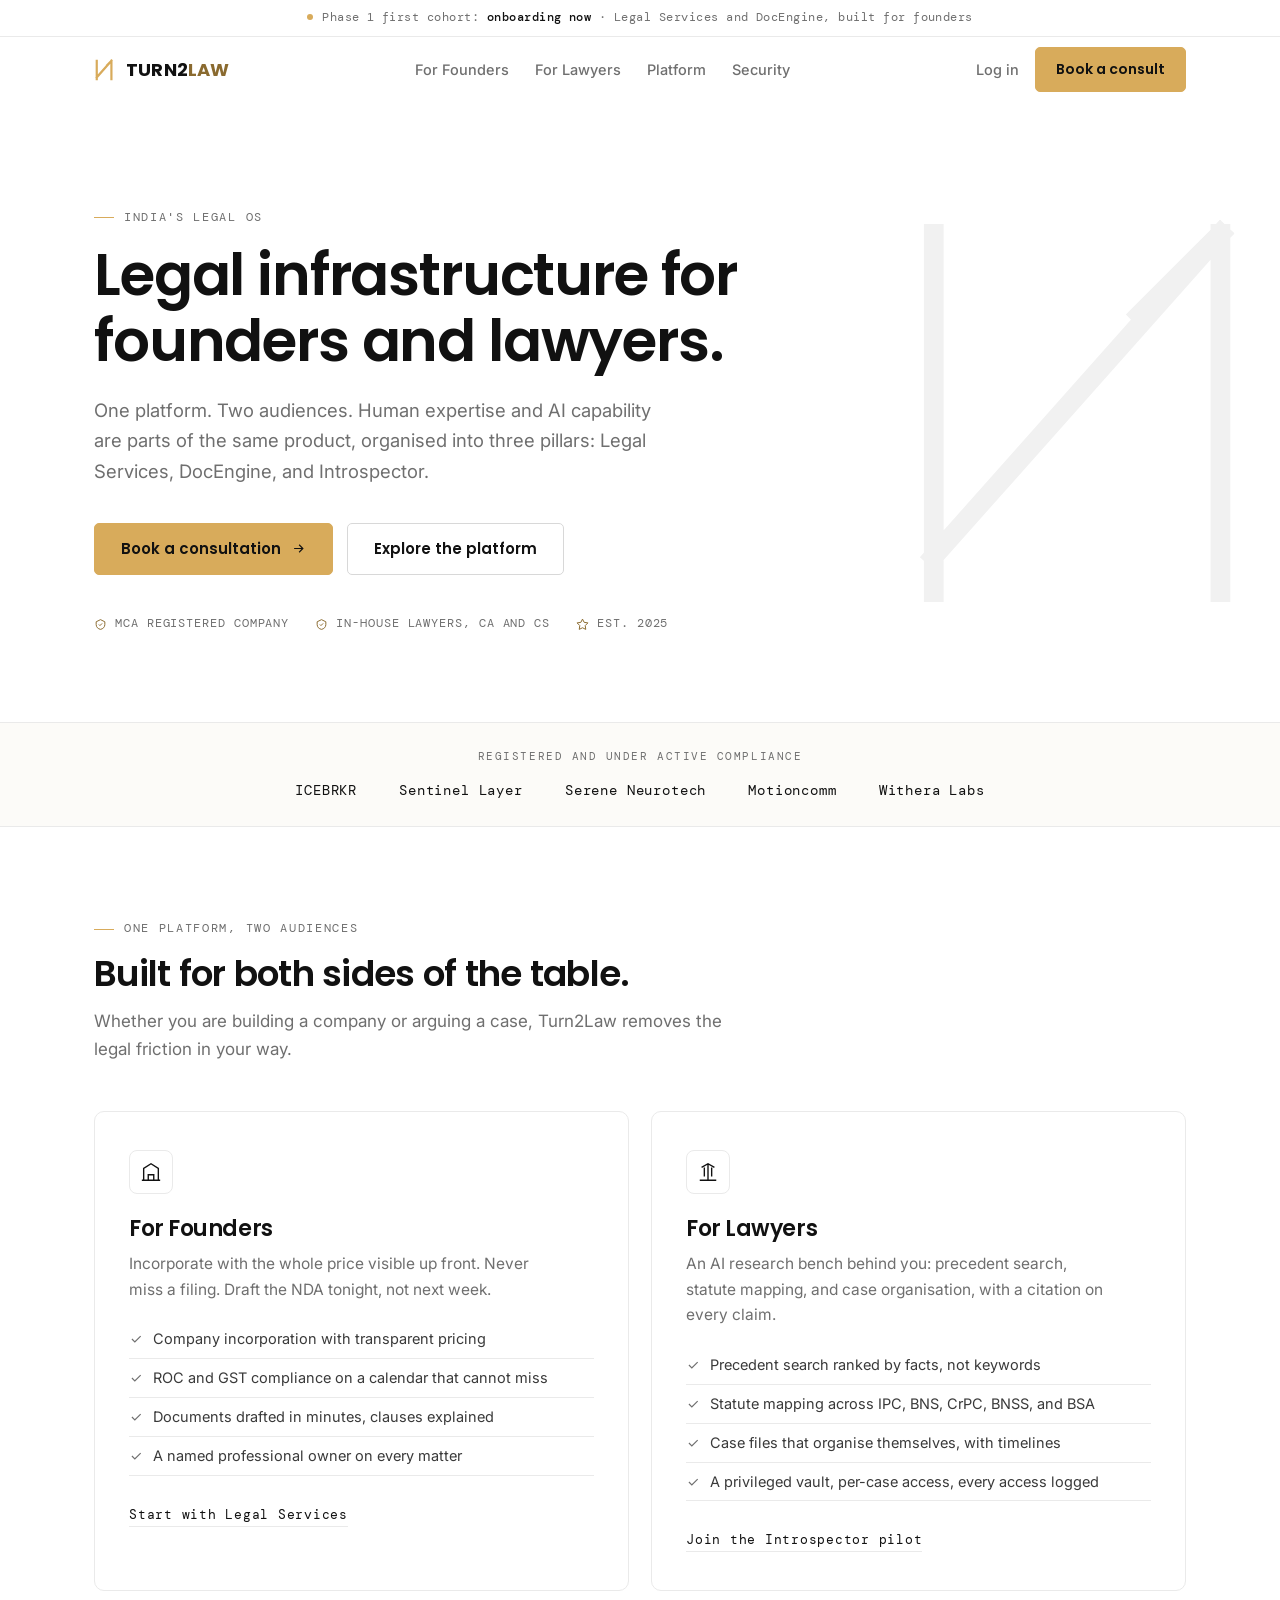
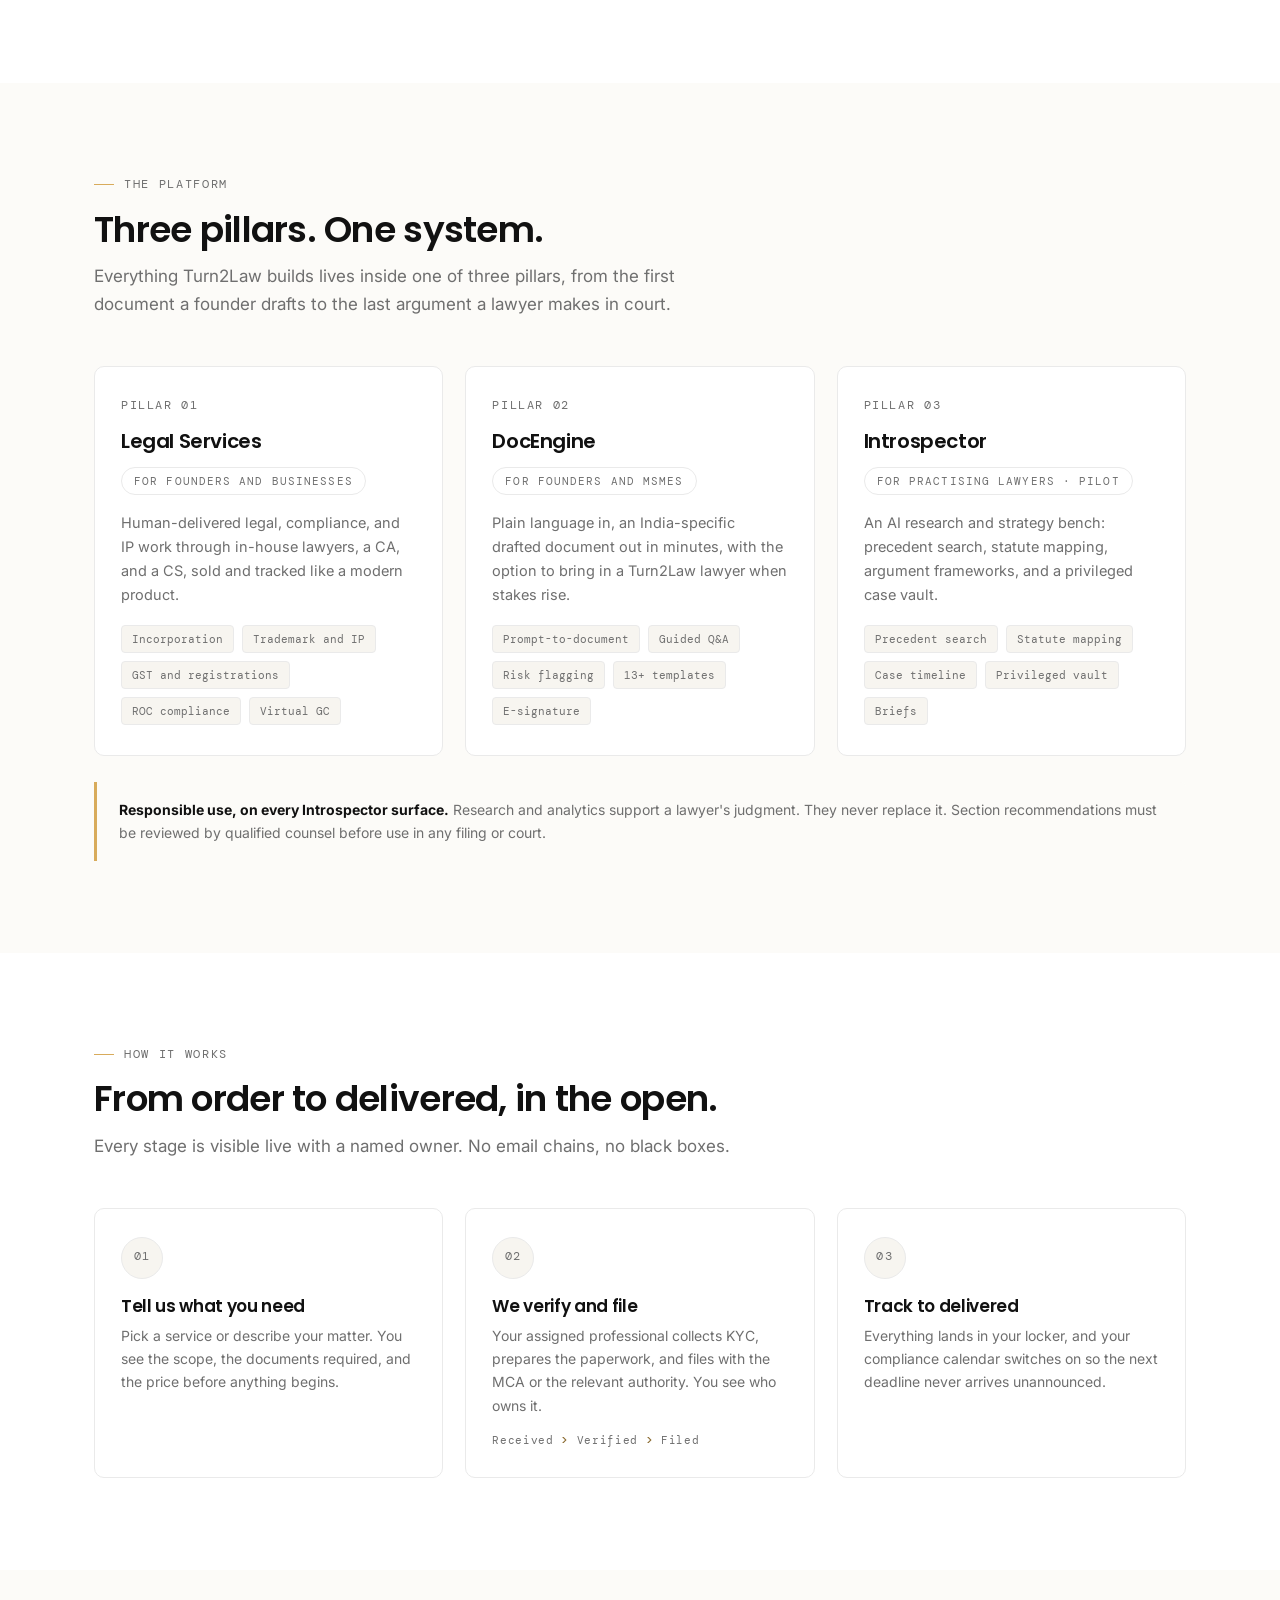
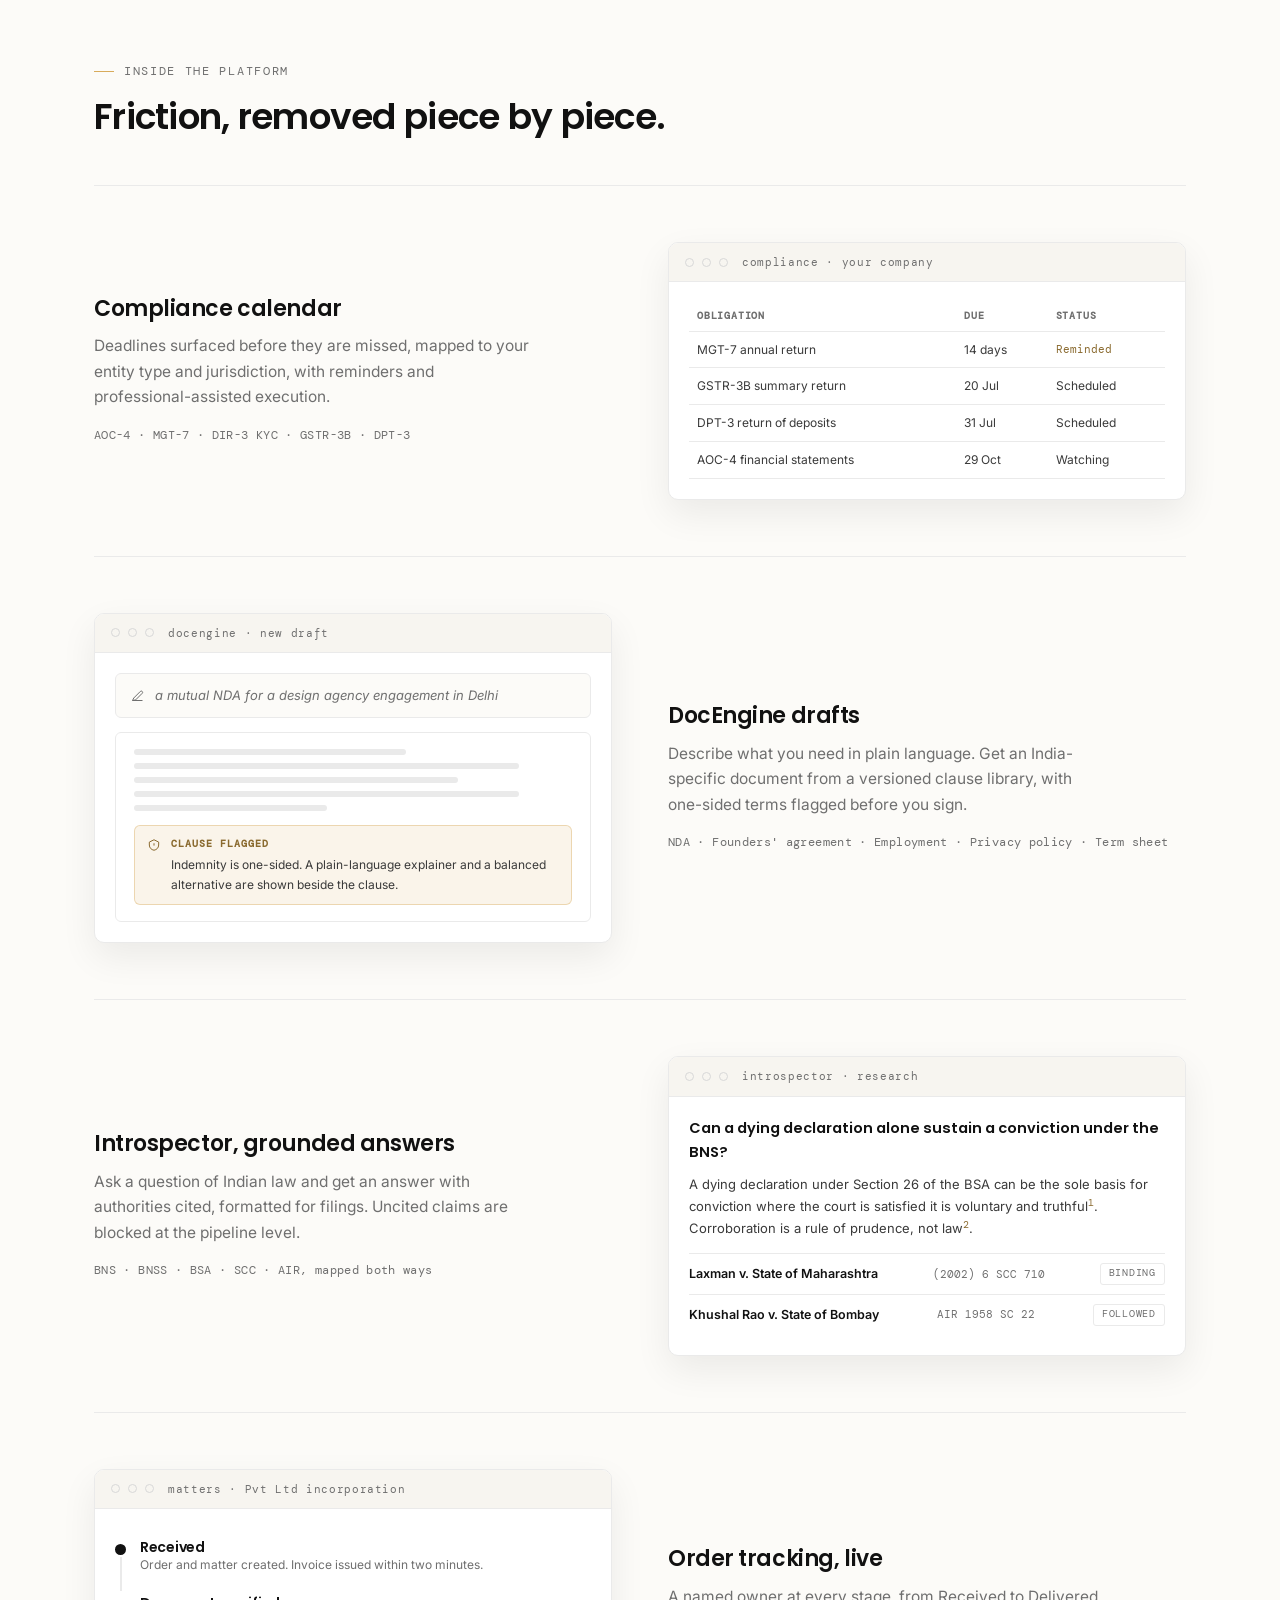
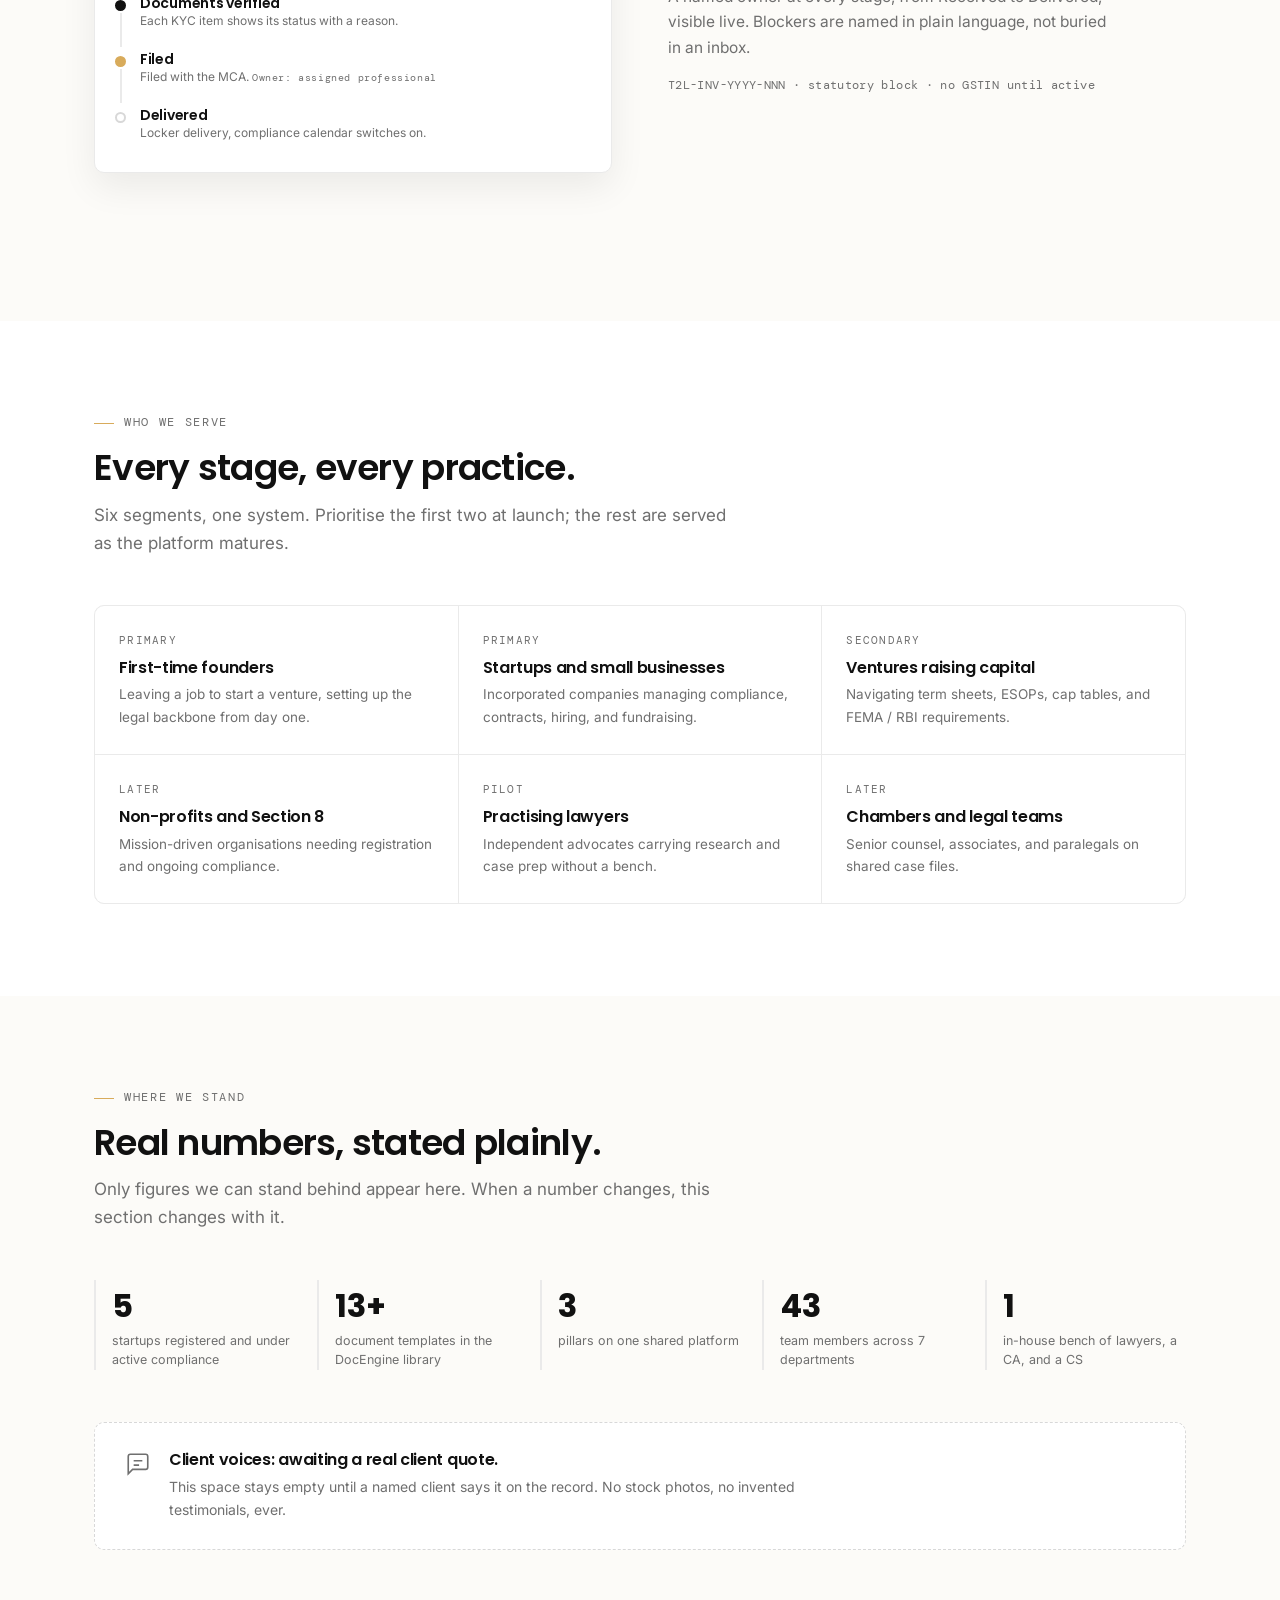
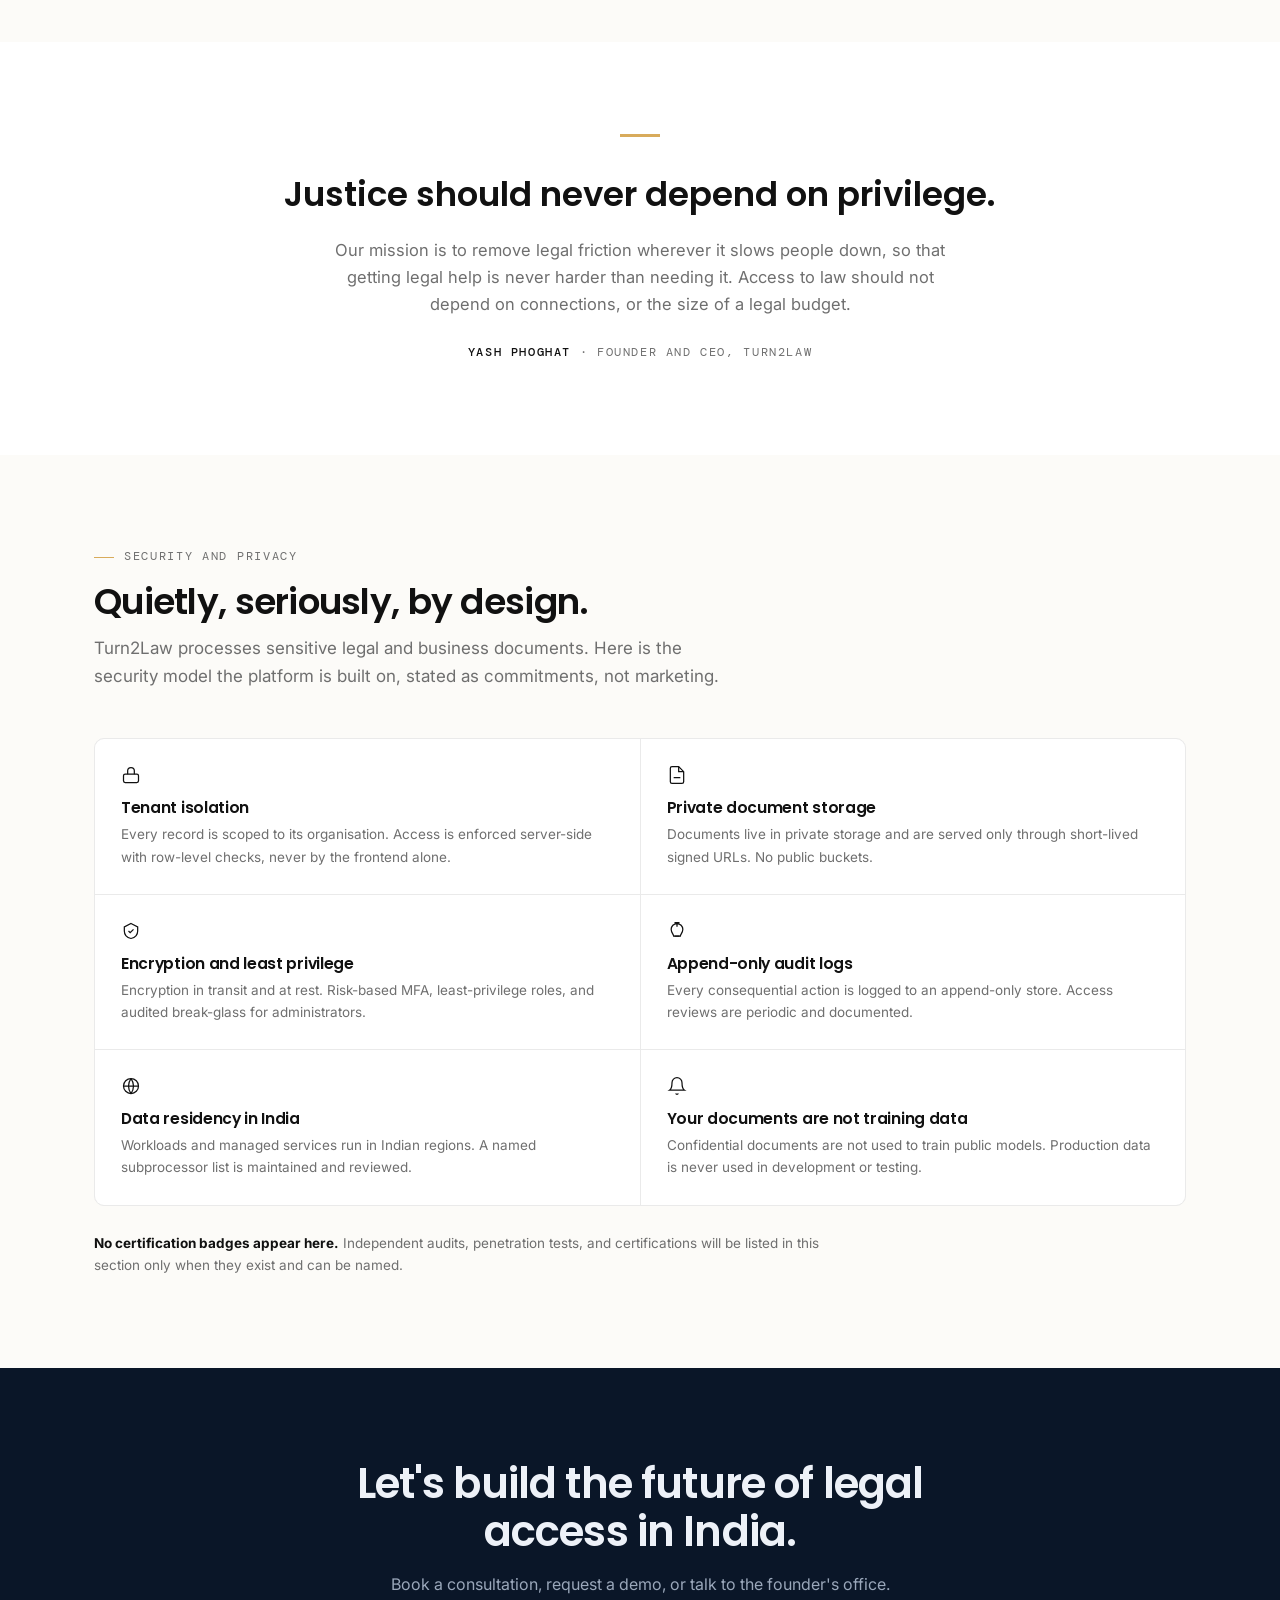
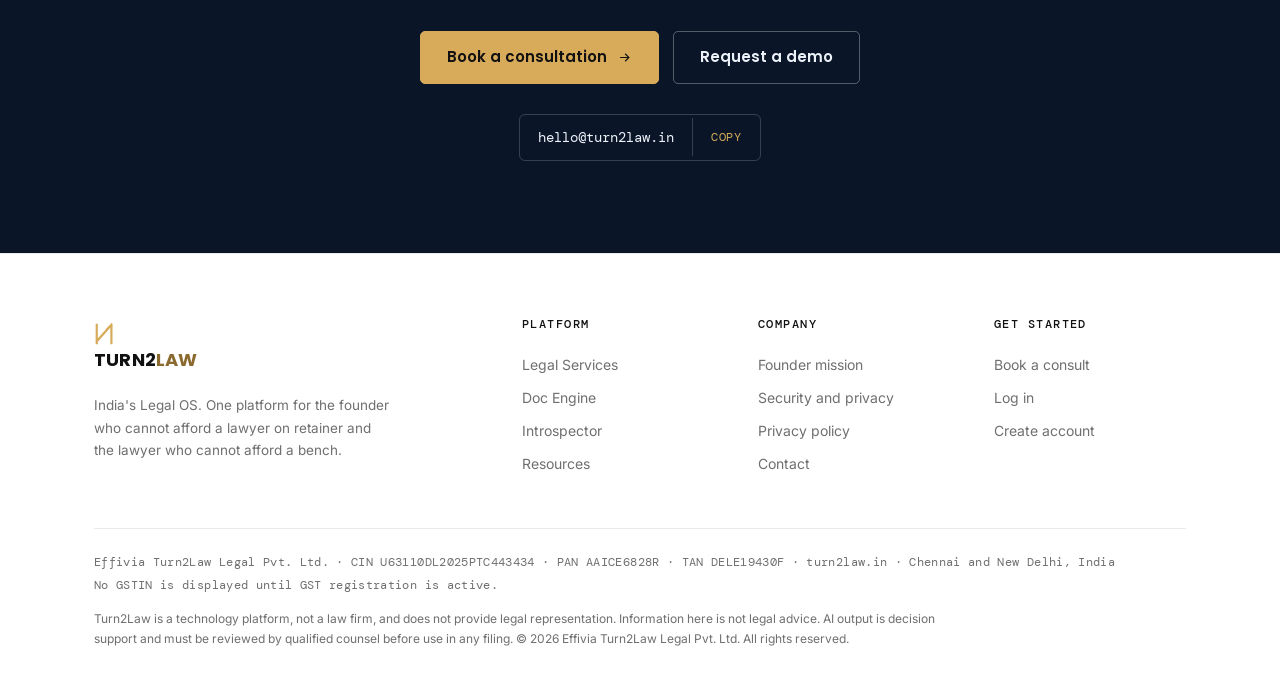
<file: index.html>
<!DOCTYPE html>
<html lang="en">
<head>
<meta charset="UTF-8">
<meta name="viewport" content="width=device-width, initial-scale=1.0">
<meta name="color-scheme" content="light">
<title>Turn2Law · Legal infrastructure for founders and lawyers</title>
<meta name="description" content="India's Legal OS. Legal Services, DocEngine, and Introspector on one platform: human expertise and AI capability, for founders and practising lawyers.">
<link rel="icon" href="data:image/svg+xml,%3Csvg xmlns='http://www.w3.org/2000/svg' viewBox='0 0 24 24'%3E%3Cpath d='M3 22V2M3 20L19 2M19 22V2M14.5 6.5L19 2' fill='none' stroke='%23D8AB5B' stroke-width='2.4' stroke-linecap='square'/%3E%3C/svg%3E">
<script>document.documentElement.classList.add('js');</script>
<link rel="preconnect" href="https://fonts.googleapis.com">
<link rel="preconnect" href="https://fonts.gstatic.com" crossorigin>
<link href="https://fonts.googleapis.com/css2?family=Poppins:wght@600;700&family=Inter:wght@400;500;600&family=DM+Mono:wght@400;500&display=swap" rel="stylesheet">
<style>
:root{
  --gold:#D8AB5B; --gold-ink:#8A6A2F; --gold-soft:rgba(216,171,91,.13); --gold-line:rgba(216,171,91,.4);
  --ink:#111111; --gray:#6F6F6F; --line:#EAEAEA; --white:#FFFFFF;
  --navy:#0A1628; --surface:#F7F5F0; --soft:#FCFBF8;
  --head:'Poppins',sans-serif; --body:'Inter',sans-serif; --mono:'DM Mono',monospace;
}
*{margin:0;padding:0;box-sizing:border-box}
html{scroll-behavior:smooth}
body{font-family:var(--body);background:var(--white);color:#2E2E2E;line-height:1.65;font-size:16px;-webkit-font-smoothing:antialiased}
h1,h2,h3,h4{font-family:var(--head);font-weight:600;letter-spacing:-.02em;line-height:1.15;color:var(--ink)}
a{color:inherit;text-decoration:none}
svg{display:block}
.wrap{max-width:1140px;margin:0 auto;padding:0 24px}
.mono{font-family:var(--mono)}
::selection{background:var(--gold);color:var(--ink)}
:focus-visible{outline:2px solid rgba(216,171,91,.5);outline-offset:2px;border-radius:3px}
.skip{position:absolute;left:-9999px;top:0;background:var(--gold);color:var(--ink);padding:10px 18px;z-index:99;font-weight:600}
.skip:focus{left:0}

.eyebrow{font-family:var(--mono);font-size:12px;letter-spacing:.14em;text-transform:uppercase;color:var(--gray);margin-bottom:14px;display:flex;align-items:center;gap:10px}
.eyebrow::before{content:"";width:20px;height:1px;background:var(--gold);flex-shrink:0}
.section{padding:92px 0}
.section.soft{background:var(--soft)}
.section-head{max-width:640px;margin-bottom:48px}
.section-head h2{font-size:clamp(25px,3.4vw,36px);margin-bottom:12px}
.section-head p{color:var(--gray);font-size:17px}

.btn{display:inline-flex;align-items:center;justify-content:center;gap:10px;font-family:var(--head);font-weight:600;font-size:15px;padding:13px 26px;border-radius:5px;transition:.18s ease;cursor:pointer;border:1px solid transparent}
.btn svg{width:15px;height:15px;flex-shrink:0}
.btn-gold{background:var(--gold);color:var(--ink);border-color:var(--gold)}
.btn-gold:hover{background:#C9973F;border-color:#C9973F;transform:translateY(-1px)}
.btn-ghost{background:transparent;color:var(--ink);border-color:#D8D8D8}
.btn-ghost:hover{border-color:var(--ink);background:var(--surface)}

/* reveal: visible resting state, animated only when JS is present */
.js .reveal{opacity:0;transform:translateY(14px);transition:opacity .55s ease,transform .55s ease}
.js .reveal.in{opacity:1;transform:none}
@media (prefers-reduced-motion:reduce){
  .js .reveal{opacity:1;transform:none;transition:none}
  html{scroll-behavior:auto}
}

/* 0 announcement */
.announce{background:var(--white);border-bottom:1px solid var(--line);text-align:center;padding:8px 16px;font-family:var(--mono);font-size:12px;letter-spacing:.04em;color:var(--gray)}
.announce .dot{display:inline-block;width:6px;height:6px;border-radius:99px;background:var(--gold);margin-right:9px;vertical-align:1px}
.announce b{color:var(--ink);font-weight:500}

/* 1 nav */
.nav{position:sticky;top:0;z-index:70;background:rgba(255,255,255,.94);backdrop-filter:blur(10px);border-bottom:1px solid transparent;transition:border-color .2s}
.nav.scrolled{border-bottom-color:var(--line)}
.nav-inner{display:flex;align-items:center;justify-content:space-between;height:66px;gap:18px}
.brand{display:flex;align-items:center;gap:10px}
.brand svg{width:22px;height:22px}
.brand .word{font-family:var(--head);font-weight:700;font-size:18px;letter-spacing:.01em;color:var(--ink)}
.brand .word i{font-style:normal;color:var(--gold-ink)}
.nav-links{display:flex;gap:26px;font-size:14.5px;font-weight:500}
.nav-links a{color:var(--gray);transition:color .15s}
.nav-links a:hover{color:var(--ink)}
.nav-right{display:flex;align-items:center;gap:16px}
.nav-right .login{font-size:14.5px;font-weight:500;color:var(--gray)}
.nav-right .login:hover{color:var(--ink)}
.nav-right .btn{padding:10px 20px;font-size:14px}
.burger{display:none;background:none;border:1px solid var(--line);border-radius:6px;cursor:pointer;padding:8px}
.burger svg{width:20px;height:20px;stroke:var(--ink)}
.mmenu{display:none;flex-direction:column;padding:10px 24px 18px;border-top:1px solid var(--line);background:var(--white)}
.mmenu a{padding:11px 0;font-size:15px;font-weight:500;color:var(--ink);border-bottom:1px solid var(--line)}
.mmenu.open{display:flex}

/* 2 hero */
.hero{position:relative;overflow:hidden;padding:104px 0 88px;background:var(--white)}
.hero-mark{position:absolute;right:-30px;top:50%;transform:translateY(-50%);width:430px;height:430px;opacity:.055;color:var(--ink);pointer-events:none}
.hero h1{font-size:clamp(34px,5vw,58px);max-width:720px;margin-bottom:20px}
.hero .sub{font-size:18.5px;color:var(--gray);max-width:580px;margin-bottom:36px}
.hero-ctas{display:flex;gap:14px;flex-wrap:wrap}
.hero-meta{margin-top:40px;display:flex;gap:10px 26px;flex-wrap:wrap;font-family:var(--mono);font-size:11.5px;letter-spacing:.08em;text-transform:uppercase;color:var(--gray)}
.hero-meta span{display:inline-flex;align-items:center;gap:8px}
.hero-meta svg{width:13px;height:13px;stroke:var(--gold-ink)}

/* 3 trusted strip */
.trust{border-top:1px solid var(--line);border-bottom:1px solid var(--line);background:var(--soft);padding:24px 0}
.trust .label{font-family:var(--mono);font-size:11px;letter-spacing:.14em;text-transform:uppercase;color:var(--gray);text-align:center;margin-bottom:14px}
.trust .names{display:flex;justify-content:center;gap:14px 42px;flex-wrap:wrap;font-family:var(--mono);font-size:14px;letter-spacing:.06em;color:var(--ink)}

/* 4 audience split */
.audience{display:grid;grid-template-columns:1fr 1fr;gap:22px}
.aud-card{border:1px solid var(--line);border-radius:10px;padding:38px 34px;background:var(--white);transition:border-color .2s,box-shadow .2s}
.aud-card:hover{border-color:var(--gold-line);box-shadow:0 12px 32px rgba(17,17,17,.06)}
.aud-card .ic{width:44px;height:44px;border:1px solid var(--line);border-radius:8px;display:flex;align-items:center;justify-content:center;margin-bottom:22px}
.aud-card .ic svg{width:22px;height:22px;stroke:var(--ink)}
.aud-card h3{font-size:22px;margin-bottom:10px}
.aud-card p{color:var(--gray);font-size:15.5px;margin-bottom:18px;max-width:420px}
.aud-card ul{list-style:none;margin-bottom:24px}
.aud-card li{font-size:14.5px;color:#3A3A3A;padding:7px 0;border-bottom:1px solid var(--line);display:flex;gap:10px;align-items:flex-start}
.aud-card li svg{width:14px;height:14px;stroke:var(--gray);flex-shrink:0;margin-top:5px}
.aud-link{font-family:var(--mono);font-size:12.5px;letter-spacing:.06em;color:var(--ink);border-bottom:1px solid var(--line);padding-bottom:3px;transition:.15s}
.aud-link:hover{border-color:var(--gold);color:var(--gold-ink)}

/* 5 pillars */
.pillars{display:grid;grid-template-columns:repeat(3,1fr);gap:22px}
.pillar{border:1px solid var(--line);border-radius:10px;padding:30px 26px;background:var(--white);transition:border-color .2s,transform .2s,box-shadow .2s;display:flex;flex-direction:column}
.pillar:hover{border-color:var(--gold-line);transform:translateY(-3px);box-shadow:0 14px 34px rgba(17,17,17,.06)}
.pillar .no{font-family:var(--mono);font-size:11.5px;letter-spacing:.14em;color:var(--gray);text-transform:uppercase;margin-bottom:14px}
.pillar h3{font-size:20px;margin-bottom:2px}
.pillar .tag{font-family:var(--mono);font-size:11px;letter-spacing:.1em;text-transform:uppercase;color:var(--gray);border:1px solid var(--line);border-radius:99px;padding:4px 12px;align-self:flex-start;margin:12px 0 16px}
.pillar p{font-size:14.5px;color:var(--gray);margin-bottom:18px}
.chips{display:flex;flex-wrap:wrap;gap:8px}
.chips span{font-family:var(--mono);font-size:11px;background:var(--surface);color:var(--gray);border:1px solid var(--line);border-radius:4px;padding:4px 10px}
.responsible{margin-top:26px;border-left:3px solid var(--gold);background:var(--soft);padding:16px 22px;font-size:14px;color:var(--gray);border-radius:0 6px 6px 0}
.responsible b{color:var(--ink)}

/* 6 how it works */
.steps3{display:grid;grid-template-columns:repeat(3,1fr);gap:22px;position:relative}
.step{border:1px solid var(--line);border-radius:10px;padding:28px 26px;background:var(--white)}
.step .n{font-family:var(--mono);font-size:11.5px;letter-spacing:.12em;color:var(--gray);border:1px solid var(--line);border-radius:99px;width:42px;height:42px;display:flex;align-items:center;justify-content:center;background:var(--surface);margin-bottom:18px}
.step h3{font-size:17px;margin-bottom:8px}
.step p{font-size:14px;color:var(--gray)}
.step .flow{margin-top:14px;font-family:var(--mono);font-size:11px;letter-spacing:.06em;color:var(--gray)}
.step .flow b{color:var(--gold-ink);font-weight:500}

/* 7 feature mocks */
.feature{display:grid;grid-template-columns:1fr 1fr;gap:56px;align-items:center;padding:56px 0;border-top:1px solid var(--line)}
.feature:first-of-type{border-top:0;padding-top:8px}
.feature.flip .f-copy{order:2}
.f-copy h3{font-size:22px;margin-bottom:12px}
.f-copy p{color:var(--gray);font-size:15.5px;margin-bottom:16px;max-width:440px}
.f-copy .mono-note{font-family:var(--mono);font-size:12px;color:var(--gray);letter-spacing:.03em}
.mock{border:1px solid var(--line);border-radius:10px;background:var(--white);box-shadow:0 14px 36px rgba(17,17,17,.07);overflow:hidden}
.mock-bar{display:flex;align-items:center;gap:8px;padding:10px 16px;border-bottom:1px solid var(--line);background:var(--surface)}
.mock-bar .d{width:9px;height:9px;border-radius:99px;border:1px solid #D8D8D8}
.mock-bar .t{font-family:var(--mono);font-size:11px;color:var(--gray);margin-left:6px;letter-spacing:.06em}
.mock-body{padding:20px}
/* calendar mock */
.cal{width:100%;border-collapse:collapse;font-size:12px}
.cal th{font-family:var(--mono);font-size:10px;letter-spacing:.08em;color:var(--gray);padding:6px 8px;text-align:left;border-bottom:1px solid var(--line);text-transform:uppercase}
.cal td{padding:8px;border-bottom:1px solid var(--line);color:#3A3A3A}
.cal tr.hl td{background:var(--gold-soft)}
.cal tr.hl td:first-child{border-left:3px solid var(--gold)}
.cal .due{font-family:var(--mono);font-size:10.5px;color:var(--gold-ink)}
/* docengine mock */
.de-prompt{display:flex;gap:10px;align-items:center;border:1px solid var(--line);border-radius:6px;padding:11px 14px;background:var(--soft);margin-bottom:14px}
.de-prompt svg{width:15px;height:15px;stroke:var(--gray);flex-shrink:0}
.de-prompt span{font-size:13px;color:var(--gray);font-style:italic}
.de-doc{border:1px solid var(--line);border-radius:6px;padding:16px 18px}
.de-doc .l{height:6px;border-radius:3px;background:var(--line);margin-bottom:8px}
.de-doc .l.w1{width:62%}.de-doc .l.w2{width:88%}.de-doc .l.w3{width:74%}.de-doc .l.w4{width:44%}
.de-flag{margin-top:14px;display:flex;gap:10px;align-items:flex-start;border:1px solid var(--gold-line);background:var(--gold-soft);border-radius:6px;padding:10px 12px}
.de-flag svg{width:14px;height:14px;stroke:var(--gold-ink);flex-shrink:0;margin-top:2px}
.de-flag div{font-size:12px;color:#3A3A3A}
.de-flag b{display:block;font-family:var(--mono);font-size:10px;letter-spacing:.1em;text-transform:uppercase;color:var(--gold-ink);margin-bottom:2px}
/* introspector mock */
.in-q{font-family:var(--head);font-weight:600;font-size:14.5px;color:var(--ink);margin-bottom:10px}
.in-a{font-size:13px;color:#3A3A3A;margin-bottom:14px}
.in-a sup{font-family:var(--mono);font-size:9.5px;color:var(--gold-ink)}
.cite{display:flex;justify-content:space-between;align-items:center;gap:10px;padding:9px 0;border-top:1px solid var(--line)}
.cite .nm{font-size:12.5px;font-weight:600;color:var(--ink)}
.cite .rf{font-family:var(--mono);font-size:10.5px;color:var(--gray)}
.cite .bd{font-family:var(--mono);font-size:9.5px;letter-spacing:.08em;text-transform:uppercase;border:1px solid var(--line);border-radius:3px;padding:2px 8px;color:var(--gray)}
/* tracker mock */
.trk{display:flex;flex-direction:column;gap:0}
.trk-step{display:flex;gap:14px;align-items:flex-start;padding:10px 0}
.trk-step .td{width:11px;height:11px;border-radius:99px;border:2px solid #D8D8D8;background:var(--white);margin-top:5px;flex-shrink:0;position:relative}
.trk-step.done .td{border-color:var(--ink);background:var(--ink)}
.trk-step.now .td{border-color:var(--gold);background:var(--gold)}
.trk-step:not(:last-child) .td::after{content:"";position:absolute;top:11px;left:50%;transform:translateX(-50%);width:2px;height:34px;background:var(--line)}
.trk-step h4{font-family:var(--head);font-size:14px;color:var(--ink)}
.trk-step.done h4{color:var(--ink)}
.trk-step p{font-size:12px;color:var(--gray)}
.trk-step .own{font-family:var(--mono);font-size:10px;color:var(--gray);letter-spacing:.06em}

/* 8 grid audiences */
.grid6{display:grid;grid-template-columns:repeat(3,1fr);gap:1px;background:var(--line);border:1px solid var(--line);border-radius:10px;overflow:hidden}
.g6{background:var(--white);padding:26px 24px;transition:background .15s}
.g6:hover{background:var(--soft)}
.g6 .st{font-family:var(--mono);font-size:10.5px;letter-spacing:.12em;text-transform:uppercase;color:var(--gray);margin-bottom:10px;display:block}
.g6 h3{font-size:16px;margin-bottom:6px}
.g6 p{font-size:13.5px;color:var(--gray)}

/* 9 proof */
.proof-stats{display:grid;grid-template-columns:repeat(5,1fr);gap:22px;margin-bottom:52px}
.pstat{border-left:2px solid var(--line);padding-left:16px}
.pstat .v{font-family:var(--head);font-weight:700;font-size:clamp(24px,2.8vw,32px);color:var(--ink)}
.pstat .l{font-size:12.5px;color:var(--gray);line-height:1.5}
.quote-wait{border:1px dashed #D8D8D8;border-radius:10px;padding:28px 30px;background:var(--white);display:flex;gap:18px;align-items:flex-start}
.quote-wait svg{width:26px;height:26px;stroke:var(--gray);flex-shrink:0}
.quote-wait h3{font-size:16px;margin-bottom:6px}
.quote-wait p{font-size:14px;color:var(--gray);max-width:640px}

/* 10 mission */
.mission{max-width:780px;margin:0 auto;text-align:center}
.mission .q{font-family:var(--head);font-weight:600;font-size:clamp(24px,3.4vw,34px);line-height:1.3;color:var(--ink);margin-bottom:20px;position:relative;padding-top:38px}
.mission .q::before{content:"";position:absolute;top:0;left:50%;transform:translateX(-50%);width:40px;height:3px;background:var(--gold)}
.mission p{color:var(--gray);font-size:16.5px;max-width:620px;margin:0 auto 26px}
.mission .who{font-family:var(--mono);font-size:11.5px;letter-spacing:.14em;text-transform:uppercase;color:var(--gray)}
.mission .who b{color:var(--ink);font-weight:500}

/* 11 security */
.sec-grid{display:grid;grid-template-columns:1fr 1fr;gap:1px;background:var(--line);border:1px solid var(--line);border-radius:10px;overflow:hidden}
.sec-cell{background:var(--white);padding:26px 26px}
.sec-cell svg{width:20px;height:20px;stroke:var(--ink);margin-bottom:14px}
.sec-cell h3{font-size:15.5px;margin-bottom:6px}
.sec-cell p{font-size:13.5px;color:var(--gray)}
.sec-note{margin-top:26px;font-size:13.5px;color:var(--gray);max-width:760px}
.sec-note b{color:var(--ink)}

/* 12 navy CTA */
.band{background:var(--navy);color:#9AA7BA;padding:92px 0;text-align:center}
.band h2{color:#EDF1F8;font-size:clamp(27px,3.8vw,42px);max-width:640px;margin:0 auto 14px}
.band p{max-width:520px;margin:0 auto 34px;font-size:16px}
.band .hero-ctas{justify-content:center;margin-bottom:30px}
.mail-copy{display:inline-flex;align-items:center;gap:0;border:1px solid rgba(255,255,255,.18);border-radius:6px;overflow:hidden}
.mail-copy .addr{font-family:var(--mono);font-size:14px;color:#EDF1F8;padding:11px 18px}
.mail-copy button{background:transparent;border:0;border-left:1px solid rgba(255,255,255,.18);color:#D8AB5B;font-family:var(--mono);font-size:12px;letter-spacing:.08em;text-transform:uppercase;padding:11px 18px;cursor:pointer;transition:.15s}
.mail-copy button:hover{background:rgba(216,171,91,.12)}
.band .btn-gold{background:var(--gold);border-color:var(--gold);color:var(--ink)}
.band .btn-gold:hover{background:#E2BC74;border-color:#E2BC74}
.band .btn-ghost{background:transparent;color:#EDF1F8;border-color:rgba(255,255,255,.3)}
.band .btn-ghost:hover{border-color:#EDF1F8;background:transparent;color:#FFFFFF}

/* 13 footer */
footer{background:var(--white);border-top:1px solid var(--line);padding:64px 0 36px;font-size:14px}
.foot-grid{display:grid;grid-template-columns:2fr 1fr 1fr 1fr;gap:44px;margin-bottom:48px}
.foot-grid h4{font-size:12px;font-family:var(--mono);font-weight:500;letter-spacing:.12em;text-transform:uppercase;color:var(--ink);margin-bottom:16px}
.foot-grid a{display:block;padding:5px 0;color:var(--gray);transition:color .15s}
.foot-grid a:hover{color:var(--gold-ink)}
.foot-brand p{max-width:300px;font-size:13.5px;line-height:1.7;margin-top:14px;color:var(--gray)}
.statutory{border-top:1px solid var(--line);padding-top:22px;font-family:var(--mono);font-size:11.5px;letter-spacing:.03em;color:var(--gray);line-height:2}
.disclaimer{font-size:12px;color:var(--gray);margin-top:12px;max-width:860px;line-height:1.7}

@media(max-width:960px){
  .pillars{grid-template-columns:1fr}
  .audience{grid-template-columns:1fr}
  .steps3{grid-template-columns:1fr}
  .grid6{grid-template-columns:1fr 1fr}
  .proof-stats{grid-template-columns:repeat(2,1fr);gap:26px}
  .sec-grid{grid-template-columns:1fr}
  .feature{grid-template-columns:1fr;gap:30px}
  .feature.flip .f-copy{order:0}
  .foot-grid{grid-template-columns:1fr 1fr}
}
@media(max-width:860px){
  .nav-links{display:none}
  .nav-right .login{display:none}
  .nav-right .btn{display:none}
  .burger{display:block}
}
@media(max-width:640px){
  .grid6{grid-template-columns:1fr}
  .proof-stats{grid-template-columns:1fr 1fr}
  .section{padding:64px 0}
  .hero{padding:72px 0 64px}
  .hero-mark{width:280px;height:280px;right:-100px}
  .wrap{padding:0 20px}
  .quote-wait{flex-direction:column}
}
@media(max-width:420px){
  .proof-stats{grid-template-columns:1fr}
  .foot-grid{grid-template-columns:1fr}
  .mail-copy{flex-direction:column;width:100%}
  .mail-copy .addr{border-bottom:1px solid rgba(255,255,255,.18)}
  .mail-copy button{border-left:0;width:100%;padding:12px}
}
</style>
</head>
<body>
<a class="skip" href="#main">Skip to content</a>

<!-- 0 announcement -->
<div class="announce"><span class="dot" aria-hidden="true"></span>Phase 1 first cohort: <b>onboarding now</b> · Legal Services and DocEngine, built for founders</div>

<!-- 1 nav -->
<nav class="nav" id="nav" aria-label="Main">
  <div class="wrap nav-inner">
    <a class="brand" href="#top" aria-label="Turn2Law home">
      <svg viewBox="0 0 24 24" aria-hidden="true"><path d="M3 22V2M3 20L19 2M19 22V2M14.5 6.5L19 2" fill="none" stroke="#D8AB5B" stroke-width="2.4" stroke-linecap="square"/></svg>
      <span class="word">TURN2<i>LAW</i></span>
    </a>
    <div class="nav-links">
      <a href="#founders">For Founders</a>
      <a href="#lawyers">For Lawyers</a>
      <a href="#platform">Platform</a>
      <a href="#security">Security</a>
    </div>
    <div class="nav-right">
      <a class="login" href="login.html">Log in</a>
      <a class="btn btn-gold" href="mailto:hello@turn2law.in?subject=Consultation%20request">Book a consult</a>
      <button class="burger" id="burger" aria-label="Menu"><svg viewBox="0 0 24 24" fill="none" stroke-width="1.8"><path d="M3 6h18M3 12h18M3 18h18"/></svg></button>
    </div>
  </div>
  <div class="mmenu" id="mmenu">
    <a href="#founders">For Founders</a>
    <a href="#lawyers">For Lawyers</a>
    <a href="#platform">Platform</a>
    <a href="#security">Security</a>
    <a href="login.html">Log in</a>
    <a href="mailto:hello@turn2law.in?subject=Consultation%20request">Book a consult</a>
  </div>
</nav>

<main id="main">

<!-- 2 hero -->
<header class="hero" id="top">
  <svg class="hero-mark" viewBox="0 0 24 24" aria-hidden="true"><path d="M3 22V2M3 20L19 2M19 22V2M14.5 6.5L19 2" fill="none" stroke="currentColor" stroke-width="1.1" stroke-linecap="square"/></svg>
  <div class="wrap">
    <div class="eyebrow">India's Legal OS</div>
    <h1>Legal infrastructure for founders and lawyers.</h1>
    <p class="sub">One platform. Two audiences. Human expertise and AI capability are parts of the same product, organised into three pillars: Legal Services, DocEngine, and Introspector.</p>
    <div class="hero-ctas">
      <a class="btn btn-gold" href="mailto:hello@turn2law.in?subject=Consultation%20request">Book a consultation
        <svg viewBox="0 0 24 24" fill="none" stroke="currentColor" stroke-width="1.8"><path d="M5 12h14M13 6l6 6-6 6"/></svg></a>
      <a class="btn btn-ghost" href="#split">Explore the platform</a>
    </div>
    <div class="hero-meta">
      <span><svg viewBox="0 0 24 24" fill="none" stroke-width="1.8"><path d="M12 3l8 4v5c0 5-3.5 8-8 9-4.5-1-8-4-8-9V7z"/><path d="M9 12l2 2 4-4"/></svg>MCA registered company</span>
      <span><svg viewBox="0 0 24 24" fill="none" stroke-width="1.8"><path d="M12 3l8 4v5c0 5-3.5 8-8 9-4.5-1-8-4-8-9V7z"/><path d="M9 12l2 2 4-4"/></svg>In-house lawyers, CA and CS</span>
      <span><svg viewBox="0 0 24 24" fill="none" stroke-width="1.8"><path d="M12 2l3 6 7 1-5 5 1 7-6-3-6 3 1-7-5-5 7-1z"/></svg>Est. 2025</span>
    </div>
  </div>
</header>

<!-- 3 trusted by -->
<div class="trust">
  <div class="wrap">
    <div class="label">Registered and under active compliance</div>
    <div class="names"><span>ICEBRKR</span><span>Sentinel Layer</span><span>Serene Neurotech</span><span>Motioncomm</span><span>Withera Labs</span></div>
  </div>
</div>

<!-- 4 audience split -->
<section class="section" id="split">
  <div class="wrap">
    <div class="section-head reveal">
      <div class="eyebrow">One platform, two audiences</div>
      <h2>Built for both sides of the table.</h2>
      <p>Whether you are building a company or arguing a case, Turn2Law removes the legal friction in your way.</p>
    </div>
    <div class="audience">
      <div class="aud-card reveal" id="founders">
        <div class="ic"><svg viewBox="0 0 24 24" fill="none" stroke-width="1.5"><path d="M4 21V8l8-5 8 5v13"/><path d="M9 21v-6h6v6M2 21h20"/></svg></div>
        <h3>For Founders</h3>
        <p>Incorporate with the whole price visible up front. Never miss a filing. Draft the NDA tonight, not next week.</p>
        <ul>
          <li><svg viewBox="0 0 24 24" fill="none" stroke-width="2"><path d="M5 12l5 5L20 7"/></svg>Company incorporation with transparent pricing</li>
          <li><svg viewBox="0 0 24 24" fill="none" stroke-width="2"><path d="M5 12l5 5L20 7"/></svg>ROC and GST compliance on a calendar that cannot miss</li>
          <li><svg viewBox="0 0 24 24" fill="none" stroke-width="2"><path d="M5 12l5 5L20 7"/></svg>Documents drafted in minutes, clauses explained</li>
          <li><svg viewBox="0 0 24 24" fill="none" stroke-width="2"><path d="M5 12l5 5L20 7"/></svg>A named professional owner on every matter</li>
        </ul>
        <a class="aud-link" href="legal-services.html">Start with Legal Services</a>
      </div>
      <div class="aud-card reveal" id="lawyers">
        <div class="ic"><svg viewBox="0 0 24 24" fill="none" stroke-width="1.5"><path d="M12 3v18M5 7l7-4 7 4M3 21h18M8 7v10M16 7v10"/></svg></div>
        <h3>For Lawyers</h3>
        <p>An AI research bench behind you: precedent search, statute mapping, and case organisation, with a citation on every claim.</p>
        <ul>
          <li><svg viewBox="0 0 24 24" fill="none" stroke-width="2"><path d="M5 12l5 5L20 7"/></svg>Precedent search ranked by facts, not keywords</li>
          <li><svg viewBox="0 0 24 24" fill="none" stroke-width="2"><path d="M5 12l5 5L20 7"/></svg>Statute mapping across IPC, BNS, CrPC, BNSS, and BSA</li>
          <li><svg viewBox="0 0 24 24" fill="none" stroke-width="2"><path d="M5 12l5 5L20 7"/></svg>Case files that organise themselves, with timelines</li>
          <li><svg viewBox="0 0 24 24" fill="none" stroke-width="2"><path d="M5 12l5 5L20 7"/></svg>A privileged vault, per-case access, every access logged</li>
        </ul>
        <a class="aud-link" href="introspector.html">Join the Introspector pilot</a>
      </div>
    </div>
  </div>
</section>

<!-- 5 pillars -->
<section class="section soft" id="platform">
  <div class="wrap">
    <div class="section-head reveal">
      <div class="eyebrow">The platform</div>
      <h2>Three pillars. One system.</h2>
      <p>Everything Turn2Law builds lives inside one of three pillars, from the first document a founder drafts to the last argument a lawyer makes in court.</p>
    </div>
    <div class="pillars">
      <div class="pillar reveal">
        <div class="no">Pillar 01</div>
        <h3>Legal Services</h3>
        <div class="tag">For founders and businesses</div>
        <p>Human-delivered legal, compliance, and IP work through in-house lawyers, a CA, and a CS, sold and tracked like a modern product.</p>
        <div class="chips"><span>Incorporation</span><span>Trademark and IP</span><span>GST and registrations</span><span>ROC compliance</span><span>Virtual GC</span></div>
      </div>
      <div class="pillar reveal">
        <div class="no">Pillar 02</div>
        <h3>DocEngine</h3>
        <div class="tag">For founders and MSMEs</div>
        <p>Plain language in, an India-specific drafted document out in minutes, with the option to bring in a Turn2Law lawyer when stakes rise.</p>
        <div class="chips"><span>Prompt-to-document</span><span>Guided Q&amp;A</span><span>Risk flagging</span><span>13+ templates</span><span>E-signature</span></div>
      </div>
      <div class="pillar reveal">
        <div class="no">Pillar 03</div>
        <h3>Introspector</h3>
        <div class="tag">For practising lawyers · Pilot</div>
        <p>An AI research and strategy bench: precedent search, statute mapping, argument frameworks, and a privileged case vault.</p>
        <div class="chips"><span>Precedent search</span><span>Statute mapping</span><span>Case timeline</span><span>Privileged vault</span><span>Briefs</span></div>
      </div>
    </div>
    <div class="responsible reveal"><b>Responsible use, on every Introspector surface.</b> Research and analytics support a lawyer's judgment. They never replace it. Section recommendations must be reviewed by qualified counsel before use in any filing or court.</div>
  </div>
</section>

<!-- 6 how it works -->
<section class="section">
  <div class="wrap">
    <div class="section-head reveal">
      <div class="eyebrow">How it works</div>
      <h2>From order to delivered, in the open.</h2>
      <p>Every stage is visible live with a named owner. No email chains, no black boxes.</p>
    </div>
    <div class="steps3">
      <div class="step reveal">
        <div class="n">01</div>
        <h3>Tell us what you need</h3>
        <p>Pick a service or describe your matter. You see the scope, the documents required, and the price before anything begins.</p>
      </div>
      <div class="step reveal">
        <div class="n">02</div>
        <h3>We verify and file</h3>
        <p>Your assigned professional collects KYC, prepares the paperwork, and files with the MCA or the relevant authority. You see who owns it.</p>
        <div class="flow">Received <b>&gt;</b> Verified <b>&gt;</b> Filed</div>
      </div>
      <div class="step reveal">
        <div class="n">03</div>
        <h3>Track to delivered</h3>
        <p>Everything lands in your locker, and your compliance calendar switches on so the next deadline never arrives unannounced.</p>
      </div>
    </div>
  </div>
</section>

<!-- 7 feature highlights with mocks -->
<section class="section soft">
  <div class="wrap">
    <div class="section-head reveal">
      <div class="eyebrow">Inside the platform</div>
      <h2>Friction, removed piece by piece.</h2>
    </div>

    <div class="feature reveal">
      <div class="f-copy">
        <h3>Compliance calendar</h3>
        <p>Deadlines surfaced before they are missed, mapped to your entity type and jurisdiction, with reminders and professional-assisted execution.</p>
        <div class="mono-note">AOC-4 · MGT-7 · DIR-3 KYC · GSTR-3B · DPT-3</div>
      </div>
      <div class="mock" aria-hidden="true">
        <div class="mock-bar"><span class="d"></span><span class="d"></span><span class="d"></span><span class="t">compliance · your company</span></div>
        <div class="mock-body">
          <table class="cal">
            <thead><tr><th>Obligation</th><th>Due</th><th>Status</th></tr></thead>
            <tbody>
              <tr><td>MGT-7 annual return</td><td>14 days</td><td class="due">Reminded</td></tr>
              <tr><td>GSTR-3B summary return</td><td>20 Jul</td><td>Scheduled</td></tr>
              <tr><td>DPT-3 return of deposits</td><td>31 Jul</td><td>Scheduled</td></tr>
              <tr><td>AOC-4 financial statements</td><td>29 Oct</td><td>Watching</td></tr>
            </tbody>
          </table>
        </div>
      </div>
    </div>

    <div class="feature flip reveal">
      <div class="f-copy">
        <h3>DocEngine drafts</h3>
        <p>Describe what you need in plain language. Get an India-specific document from a versioned clause library, with one-sided terms flagged before you sign.</p>
        <div class="mono-note">NDA · Founders' agreement · Employment · Privacy policy · Term sheet</div>
      </div>
      <div class="mock" aria-hidden="true">
        <div class="mock-bar"><span class="d"></span><span class="d"></span><span class="d"></span><span class="t">docengine · new draft</span></div>
        <div class="mock-body">
          <div class="de-prompt"><svg viewBox="0 0 24 24" fill="none" stroke-width="1.6"><path d="M4 20h16M6 16l10.5-10.5a2.1 2.1 0 0 1 3 3L9 19l-5 1z"/></svg><span>a mutual NDA for a design agency engagement in Delhi</span></div>
          <div class="de-doc">
            <div class="l w1"></div><div class="l w2"></div><div class="l w3"></div><div class="l w2"></div><div class="l w4"></div>
            <div class="de-flag">
              <svg viewBox="0 0 24 24" fill="none" stroke-width="1.7"><path d="M12 3l8 4v5c0 5-3.5 8-8 9-4.5-1-8-4-8-9V7z"/><path d="M12 9v4M12 15.5h.01"/></svg>
              <div><b>Clause flagged</b>Indemnity is one-sided. A plain-language explainer and a balanced alternative are shown beside the clause.</div>
            </div>
          </div>
        </div>
      </div>
    </div>

    <div class="feature reveal">
      <div class="f-copy">
        <h3>Introspector, grounded answers</h3>
        <p>Ask a question of Indian law and get an answer with authorities cited, formatted for filings. Uncited claims are blocked at the pipeline level.</p>
        <div class="mono-note">BNS · BNSS · BSA · SCC · AIR, mapped both ways</div>
      </div>
      <div class="mock" aria-hidden="true">
        <div class="mock-bar"><span class="d"></span><span class="d"></span><span class="d"></span><span class="t">introspector · research</span></div>
        <div class="mock-body">
          <div class="in-q">Can a dying declaration alone sustain a conviction under the BNS?</div>
          <div class="in-a">A dying declaration under Section 26 of the BSA can be the sole basis for conviction where the court is satisfied it is voluntary and truthful<sup>1</sup>. Corroboration is a rule of prudence, not law<sup>2</sup>.</div>
          <div class="cite"><span class="nm">Laxman v. State of Maharashtra</span><span class="rf">(2002) 6 SCC 710</span><span class="bd">Binding</span></div>
          <div class="cite"><span class="nm">Khushal Rao v. State of Bombay</span><span class="rf">AIR 1958 SC 22</span><span class="bd">Followed</span></div>
        </div>
      </div>
    </div>

    <div class="feature flip reveal">
      <div class="f-copy">
        <h3>Order tracking, live</h3>
        <p>A named owner at every stage, from Received to Delivered, visible live. Blockers are named in plain language, not buried in an inbox.</p>
        <div class="mono-note">T2L-INV-YYYY-NNN · statutory block · no GSTIN until active</div>
      </div>
      <div class="mock" aria-hidden="true">
        <div class="mock-bar"><span class="d"></span><span class="d"></span><span class="d"></span><span class="t">matters · Pvt Ltd incorporation</span></div>
        <div class="mock-body">
          <div class="trk">
            <div class="trk-step done"><div class="td"></div><div><h4>Received</h4><p>Order and matter created. Invoice issued within two minutes.</p></div></div>
            <div class="trk-step done"><div class="td"></div><div><h4>Documents verified</h4><p>Each KYC item shows its status with a reason.</p></div></div>
            <div class="trk-step now"><div class="td"></div><div><h4>Filed</h4><p>Filed with the MCA. <span class="own">Owner: assigned professional</span></p></div></div>
            <div class="trk-step"><div class="td"></div><div><h4>Delivered</h4><p>Locker delivery, compliance calendar switches on.</p></div></div>
          </div>
        </div>
      </div>
    </div>
  </div>
</section>

<!-- 8 audience grid -->
<section class="section">
  <div class="wrap">
    <div class="section-head reveal">
      <div class="eyebrow">Who we serve</div>
      <h2>Every stage, every practice.</h2>
      <p>Six segments, one system. Prioritise the first two at launch; the rest are served as the platform matures.</p>
    </div>
    <div class="grid6 reveal">
      <div class="g6"><span class="st">Primary</span><h3>First-time founders</h3><p>Leaving a job to start a venture, setting up the legal backbone from day one.</p></div>
      <div class="g6"><span class="st">Primary</span><h3>Startups and small businesses</h3><p>Incorporated companies managing compliance, contracts, hiring, and fundraising.</p></div>
      <div class="g6"><span class="st">Secondary</span><h3>Ventures raising capital</h3><p>Navigating term sheets, ESOPs, cap tables, and FEMA / RBI requirements.</p></div>
      <div class="g6"><span class="st">Later</span><h3>Non-profits and Section 8</h3><p>Mission-driven organisations needing registration and ongoing compliance.</p></div>
      <div class="g6"><span class="st">Pilot</span><h3>Practising lawyers</h3><p>Independent advocates carrying research and case prep without a bench.</p></div>
      <div class="g6"><span class="st">Later</span><h3>Chambers and legal teams</h3><p>Senior counsel, associates, and paralegals on shared case files.</p></div>
    </div>
  </div>
</section>

<!-- 9 proof band, true figures only -->
<section class="section soft">
  <div class="wrap">
    <div class="section-head reveal">
      <div class="eyebrow">Where we stand</div>
      <h2>Real numbers, stated plainly.</h2>
      <p>Only figures we can stand behind appear here. When a number changes, this section changes with it.</p>
    </div>
    <div class="proof-stats reveal">
      <div class="pstat"><div class="v">5</div><div class="l">startups registered and under active compliance</div></div>
      <div class="pstat"><div class="v">13+</div><div class="l">document templates in the DocEngine library</div></div>
      <div class="pstat"><div class="v">3</div><div class="l">pillars on one shared platform</div></div>
      <div class="pstat"><div class="v">43</div><div class="l">team members across 7 departments</div></div>
      <div class="pstat"><div class="v">1</div><div class="l">in-house bench of lawyers, a CA, and a CS</div></div>
    </div>
    <div class="quote-wait reveal">
      <svg viewBox="0 0 24 24" fill="none" stroke-width="1.5"><path d="M21 15a2 2 0 0 1-2 2H7l-4 4V5a2 2 0 0 1 2-2h14a2 2 0 0 1 2 2z"/><path d="M8 9h8M8 13h5"/></svg>
      <div>
        <h3>Client voices: awaiting a real client quote.</h3>
        <p>This space stays empty until a named client says it on the record. No stock photos, no invented testimonials, ever.</p>
      </div>
    </div>
  </div>
</section>

<!-- 10 founder mission -->
<section class="section">
  <div class="wrap">
    <div class="mission reveal">
      <div class="q">Justice should never depend on privilege.</div>
      <p>Our mission is to remove legal friction wherever it slows people down, so that getting legal help is never harder than needing it. Access to law should not depend on connections, or the size of a legal budget.</p>
      <div class="who"><b>Yash Phoghat</b> · Founder and CEO, Turn2Law</div>
    </div>
  </div>
</section>

<!-- 11 security -->
<section class="section soft" id="security">
  <div class="wrap">
    <div class="section-head reveal">
      <div class="eyebrow">Security and privacy</div>
      <h2>Quietly, seriously, by design.</h2>
      <p>Turn2Law processes sensitive legal and business documents. Here is the security model the platform is built on, stated as commitments, not marketing.</p>
    </div>
    <div class="sec-grid reveal">
      <div class="sec-cell"><svg viewBox="0 0 24 24" fill="none" stroke-width="1.5"><rect x="3" y="11" width="18" height="10" rx="2"/><path d="M8 11V7a4 4 0 0 1 8 0v4"/></svg><h3>Tenant isolation</h3><p>Every record is scoped to its organisation. Access is enforced server-side with row-level checks, never by the frontend alone.</p></div>
      <div class="sec-cell"><svg viewBox="0 0 24 24" fill="none" stroke-width="1.5"><path d="M14 2H6a2 2 0 0 0-2 2v16a2 2 0 0 0 2 2h12a2 2 0 0 0 2-2V8z"/><path d="M14 2v6h6"/><path d="M8 15h8"/></svg><h3>Private document storage</h3><p>Documents live in private storage and are served only through short-lived signed URLs. No public buckets.</p></div>
      <div class="sec-cell"><svg viewBox="0 0 24 24" fill="none" stroke-width="1.5"><path d="M12 3l8 4v5c0 5-3.5 8-8 9-4.5-1-8-4-8-9V7z"/><path d="M9 12l2 2 4-4"/></svg><h3>Encryption and least privilege</h3><p>Encryption in transit and at rest. Risk-based MFA, least-privilege roles, and audited break-glass for administrators.</p></div>
      <div class="sec-cell"><svg viewBox="0 0 24 24" fill="none" stroke-width="1.5"><path d="M9 2h6M12 2v5M19 10a7 7 0 1 0-14 0c0 4 3 6 3 8h8c0-2 3-4 3-8z"/><path d="M9 18h6"/></svg><h3>Append-only audit logs</h3><p>Every consequential action is logged to an append-only store. Access reviews are periodic and documented.</p></div>
      <div class="sec-cell"><svg viewBox="0 0 24 24" fill="none" stroke-width="1.5"><circle cx="12" cy="12" r="9"/><path d="M3 12h18M12 3a15 15 0 0 1 0 18M12 3a15 15 0 0 0 0 18"/></svg><h3>Data residency in India</h3><p>Workloads and managed services run in Indian regions. A named subprocessor list is maintained and reviewed.</p></div>
      <div class="sec-cell"><svg viewBox="0 0 24 24" fill="none" stroke-width="1.5"><path d="M18 8a6 6 0 0 0-12 0c0 7-3 9-3 9h18s-3-2-3-9"/><path d="M13.7 21a2 2 0 0 1-3.4 0"/></svg><h3>Your documents are not training data</h3><p>Confidential documents are not used to train public models. Production data is never used in development or testing.</p></div>
    </div>
    <p class="sec-note reveal"><b>No certification badges appear here.</b> Independent audits, penetration tests, and certifications will be listed in this section only when they exist and can be named.</p>
  </div>
</section>

<!-- 12 navy CTA band -->
<section class="band">
  <div class="wrap">
    <h2>Let's build the future of legal access in India.</h2>
    <p>Book a consultation, request a demo, or talk to the founder's office.</p>
    <div class="hero-ctas">
      <a class="btn btn-gold" href="mailto:hello@turn2law.in?subject=Consultation%20request">Book a consultation
        <svg viewBox="0 0 24 24" fill="none" stroke="currentColor" stroke-width="1.8"><path d="M5 12h14M13 6l6 6-6 6"/></svg></a>
      <a class="btn btn-ghost" href="mailto:hello@turn2law.in?subject=Demo%20request">Request a demo</a>
    </div>
    <div class="mail-copy">
      <span class="addr" id="mailAddr">hello@turn2law.in</span>
      <button id="copyMail" type="button" aria-label="Copy email address">Copy</button>
    </div>
  </div>
</section>

</main>

<!-- 13 footer -->
<footer>
  <div class="wrap">
    <div class="foot-grid">
      <div class="foot-brand">
        <a class="brand" href="#top">
          <svg viewBox="0 0 24 24" aria-hidden="true"><path d="M3 22V2M3 20L19 2M19 22V2M14.5 6.5L19 2" fill="none" stroke="#D8AB5B" stroke-width="2.4" stroke-linecap="square"/></svg>
          <span class="word">TURN2<i>LAW</i></span>
        </a>
        <p>India's Legal OS. One platform for the founder who cannot afford a lawyer on retainer and the lawyer who cannot afford a bench.</p>
      </div>
      <div>
        <h4>Platform</h4>
        <a href="legal-services.html">Legal Services</a>
        <a href="docengine.html">Doc Engine</a>
        <a href="introspector.html">Introspector</a>
        <a href="resources.html">Resources</a>
      </div>
      <div>
        <h4>Company</h4>
        <a href="#mission-block">Founder mission</a>
        <a href="#security">Security and privacy</a>
        <a href="privacy.html">Privacy policy</a>
        <a href="mailto:hello@turn2law.in">Contact</a>
      </div>
      <div>
        <h4>Get started</h4>
        <a href="mailto:hello@turn2law.in?subject=Consultation%20request">Book a consult</a>
        <a href="login.html">Log in</a>
        <a href="signup.html">Create account</a>
      </div>
    </div>
    <div class="statutory">Effivia Turn2Law Legal Pvt. Ltd. · CIN U63110DL2025PTC443434 · PAN AAICE6828R · TAN DELE19430F · turn2law.in · Chennai and New Delhi, India<br>No GSTIN is displayed until GST registration is active.</div>
    <p class="disclaimer">Turn2Law is a technology platform, not a law firm, and does not provide legal representation. Information here is not legal advice. AI output is decision support and must be reviewed by qualified counsel before use in any filing. © 2026 Effivia Turn2Law Legal Pvt. Ltd. All rights reserved.</p>
  </div>
</footer>

<script>
(function(){
  /* sticky nav */
  var nav=document.getElementById('nav');
  function onScroll(){nav.classList.toggle('scrolled',window.scrollY>8)}
  window.addEventListener('scroll',onScroll,{passive:true});onScroll();

  /* mobile menu */
  var burger=document.getElementById('burger'),mmenu=document.getElementById('mmenu');
  burger.addEventListener('click',function(){mmenu.classList.toggle('open')});
  mmenu.addEventListener('click',function(e){if(e.target.closest('a'))mmenu.classList.remove('open')});

  /* founder mission anchor for footer */
  var missionBlock=document.querySelector('.mission');
  if(missionBlock)missionBlock.id='mission-block';

  /* copy email */
  var copyBtn=document.getElementById('copyMail');
  copyBtn.addEventListener('click',function(){
    var text='hello@turn2law.in';
    function done(){copyBtn.textContent='Copied';setTimeout(function(){copyBtn.textContent='Copy'},2000)}
    if(navigator.clipboard&&navigator.clipboard.writeText){
      navigator.clipboard.writeText(text).then(done).catch(function(){fallback()});
    }else{fallback()}
    function fallback(){
      var ta=document.createElement('textarea');ta.value=text;ta.style.position='fixed';ta.style.opacity='0';
      document.body.appendChild(ta);ta.select();
      try{document.execCommand('copy');done()}catch(e){}
      document.body.removeChild(ta);
    }
  });

  /* scroll reveal, visible-resting with reduced-motion guard */
  var reduce=window.matchMedia('(prefers-reduced-motion: reduce)').matches;
  var els=document.querySelectorAll('.reveal');
  if(reduce||!('IntersectionObserver' in window)){
    els.forEach(function(el){el.classList.add('in')});
    return;
  }
  var io=new IntersectionObserver(function(entries){
    entries.forEach(function(en){
      if(en.isIntersecting){en.target.classList.add('in');io.unobserve(en.target)}
    });
  },{threshold:.12,rootMargin:'0px 0px -40px 0px'});
  els.forEach(function(el){io.observe(el)});
})();
</script>
</body>
</html>
</file>
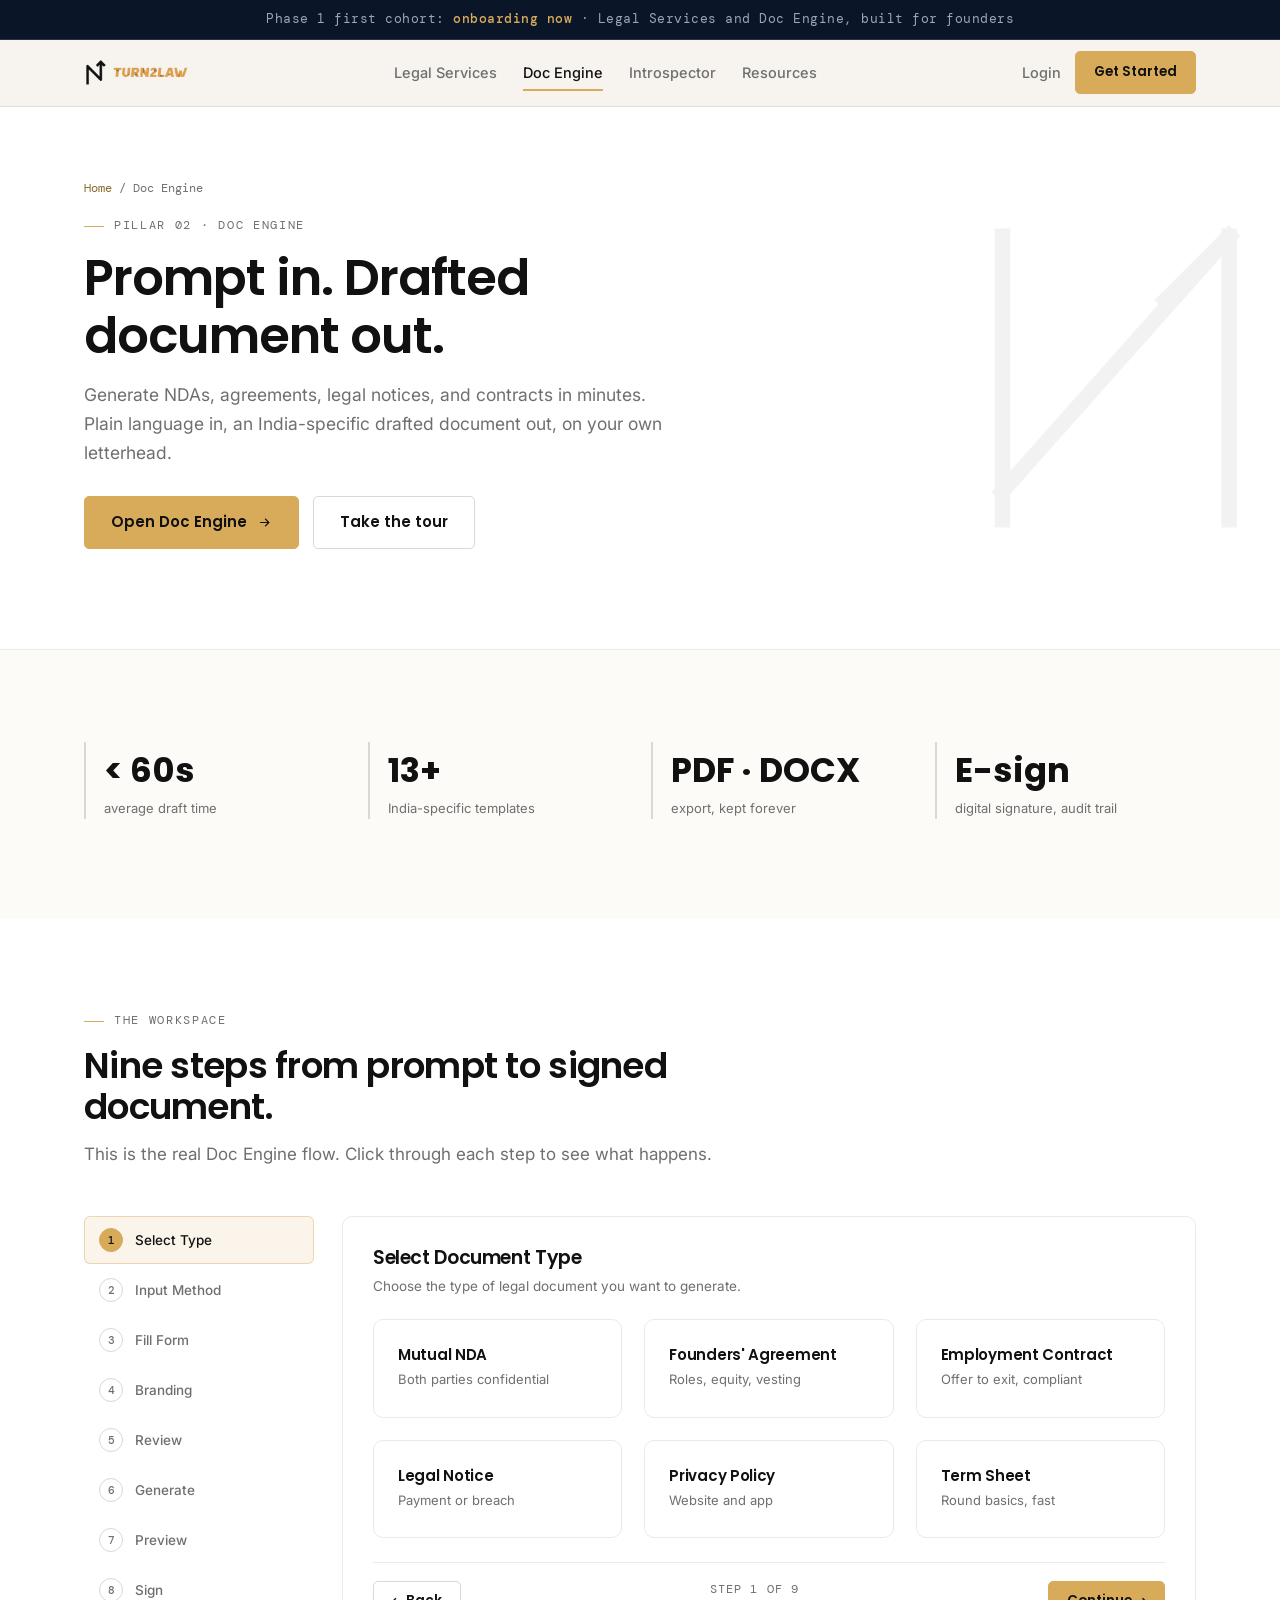
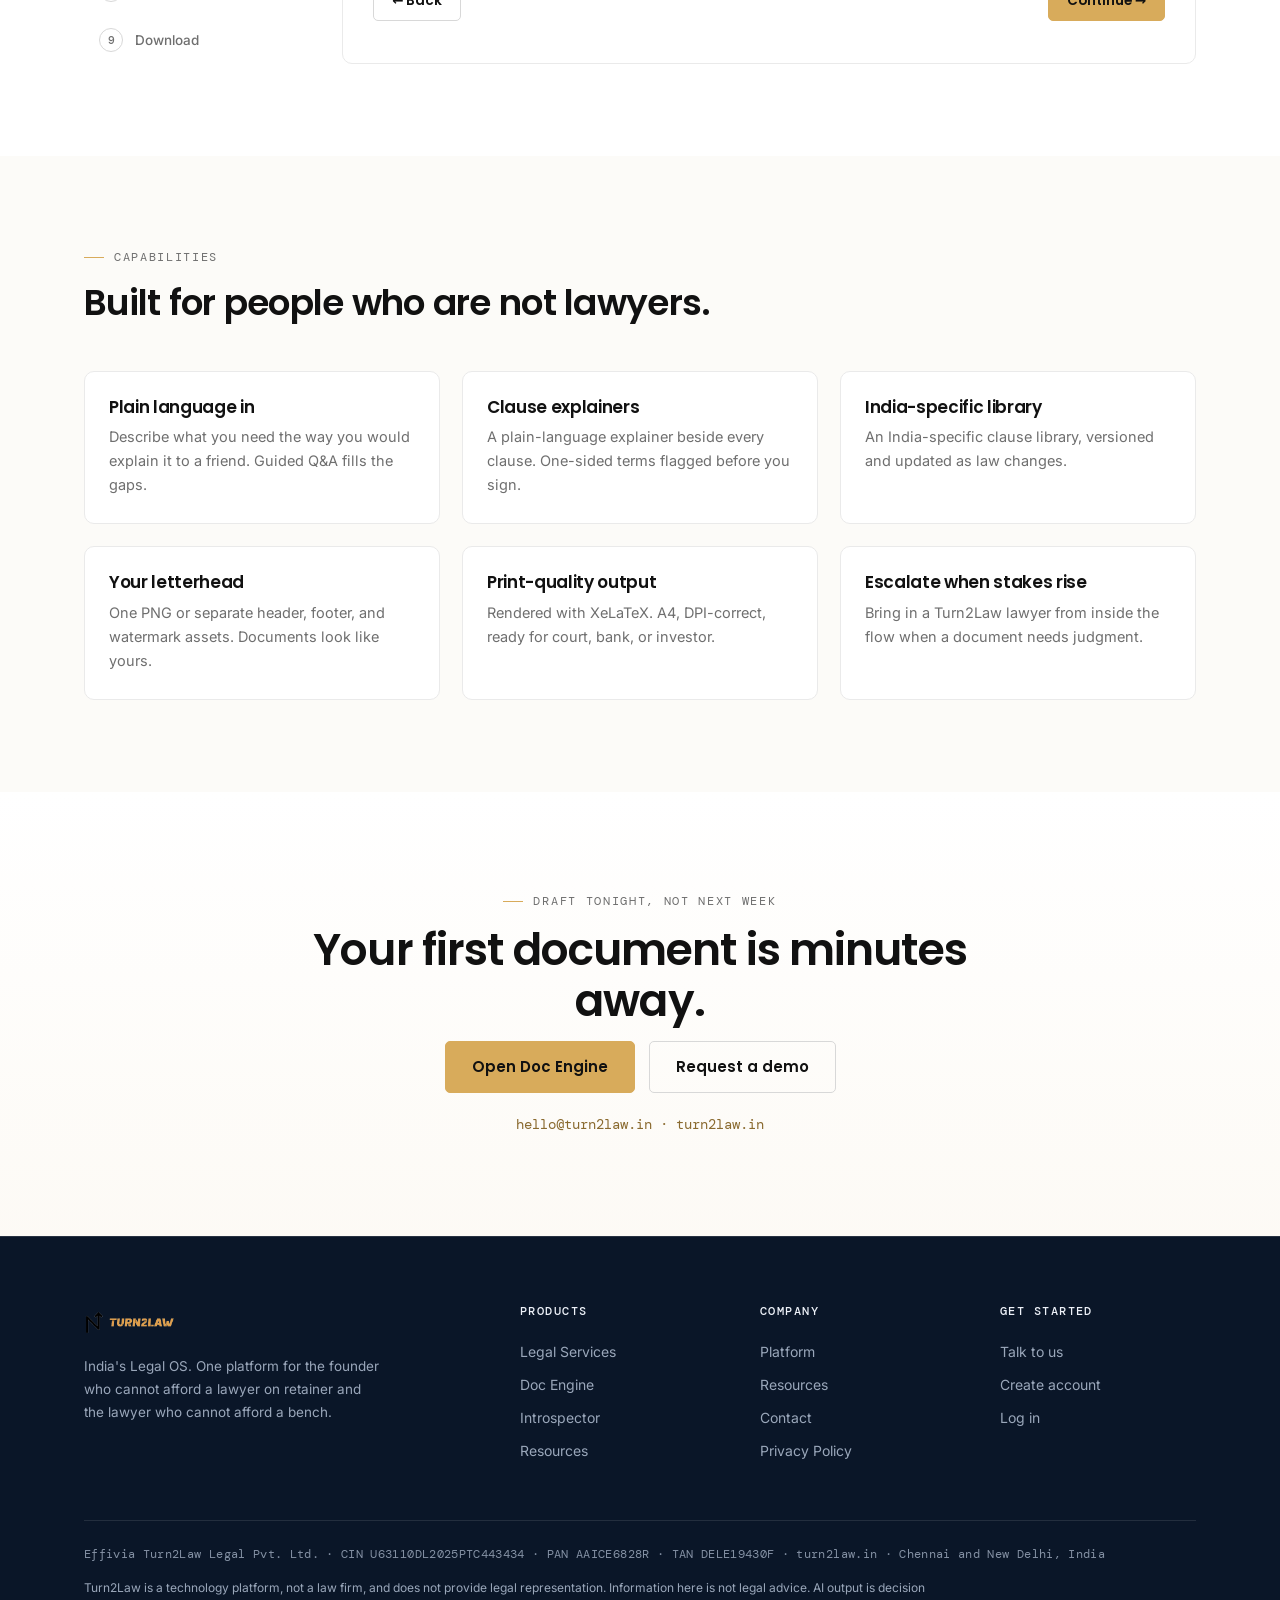
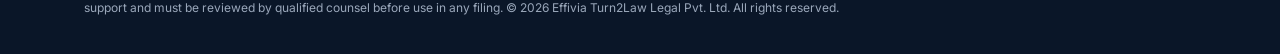
<file: docengine.html>
<!DOCTYPE html>
<html lang="en">
<head>
<meta charset="UTF-8">
<meta name="viewport" content="width=device-width, initial-scale=1.0">
<meta name="color-scheme" content="light">
<title>Doc Engine · Turn2Law</title>
<meta name="description" content="Prompt in. Drafted document out. Generate NDAs, agreements, notices, and contracts in minutes on your own letterhead.">
<link rel="icon" href="data:image/svg+xml,%3Csvg xmlns='http://www.w3.org/2000/svg' viewBox='0 0 24 24'%3E%3Cpath d='M3 22V2M3 20L19 2M19 22V2M14.5 6.5L19 2' fill='none' stroke='%23D8AB5B' stroke-width='2.4' stroke-linecap='square'/%3E%3C/svg%3E">
<link rel="preconnect" href="https://fonts.googleapis.com">
<link rel="preconnect" href="https://fonts.gstatic.com" crossorigin>
<link href="https://fonts.googleapis.com/css2?family=Poppins:wght@600;700&family=Inter:wght@400;500;600&family=DM+Mono:wght@400;500&display=swap" rel="stylesheet">
<link rel="stylesheet" href="assets.css">
</head>
<body>
<a class="skip" href="#main">Skip to content</a>

<div class="announce">Phase 1 first cohort: <b>onboarding now</b> · Legal Services and Doc Engine, built for founders</div>

<nav class="nav" id="nav">
  <div class="wrap nav-inner">
    <a class="logo" href="index.html">
      <img src="logo-light.png" alt="Turn2Law">
    </a>
    <div class="nav-links">
      <a href="legal-services.html">Legal Services</a>
      <a href="docengine.html" aria-current="page">Doc Engine</a>
      <a href="introspector.html">Introspector</a>
      <a href="resources.html">Resources</a>
    </div>
    <div class="nav-right">
      <a class="login" href="login.html">Login</a>
      <a class="btn btn-gold btn-sm" href="signup.html">Get Started</a>
      <button class="burger" id="burger" aria-label="Menu"><svg viewBox="0 0 24 24" fill="none" stroke-width="1.8"><path d="M3 6h18M3 12h18M3 18h18"/></svg></button>
    </div>
  </div>
  <div class="mobile-menu" id="mmenu">
    <a href="legal-services.html">Legal Services</a>
    <a href="docengine.html">Doc Engine</a>
    <a href="introspector.html">Introspector</a>
    <a href="resources.html">Resources</a>
    <a href="login.html">Login</a>
    <a href="signup.html">Get Started</a>
  </div>
</nav>

<main id="main">

<header class="page-hero">
  <svg class="hero-watermark" viewBox="0 0 24 24" aria-hidden="true"><path d="M3 22V2M3 20L19 2M19 22V2M14.5 6.5L19 2" fill="none" stroke="currentColor" stroke-width="1.1" stroke-linecap="square"/></svg>
  <div class="wrap">
    <div class="crumbs"><a href="index.html">Home</a> / Doc Engine</div>
    <div class="eyebrow">Pillar 02 · Doc Engine</div>
    <h1>Prompt in. Drafted document out.</h1>
    <p class="sub">Generate NDAs, agreements, legal notices, and contracts in minutes. Plain language in, an India-specific drafted document out, on your own letterhead.</p>
    <div class="hero-ctas">
      <a class="btn btn-gold" href="https://www.turn2law.in/docengine" target="_blank" rel="noopener">Open Doc Engine
        <svg viewBox="0 0 24 24" fill="none" stroke="currentColor" stroke-width="1.8"><path d="M5 12h14M13 6l6 6-6 6"/></svg></a>
      <a class="btn btn-ghost" href="#wizard">Take the tour</a>
    </div>
  </div>
</header>

<section class="section soft">
  <div class="wrap">
    <div class="grid-4 reveal" style="margin-bottom:8px">
      <div class="stat"><div class="v">&lt; 60s</div><div class="l">average draft time</div></div>
      <div class="stat"><div class="v">13+</div><div class="l">India-specific templates</div></div>
      <div class="stat"><div class="v">PDF · DOCX</div><div class="l">export, kept forever</div></div>
      <div class="stat"><div class="v">E-sign</div><div class="l">digital signature, audit trail</div></div>
    </div>
  </div>
</section>

<section class="section" id="wizard">
  <div class="wrap">
    <div class="section-head reveal">
      <div class="eyebrow">The workspace</div>
      <h2>Nine steps from prompt to signed document.</h2>
      <p>This is the real Doc Engine flow. Click through each step to see what happens.</p>
    </div>
    <div class="wiz reveal" id="wiz">
      <div class="wiz-rail">
        <button class="wiz-step"><span class="n">1</span>Select Type</button>
        <button class="wiz-step"><span class="n">2</span>Input Method</button>
        <button class="wiz-step"><span class="n">3</span>Fill Form</button>
        <button class="wiz-step"><span class="n">4</span>Branding</button>
        <button class="wiz-step"><span class="n">5</span>Review</button>
        <button class="wiz-step"><span class="n">6</span>Generate</button>
        <button class="wiz-step"><span class="n">7</span>Preview</button>
        <button class="wiz-step"><span class="n">8</span>Sign</button>
        <button class="wiz-step"><span class="n">9</span>Download</button>
      </div>
      <div class="wiz-panel">
        <div class="wiz-panel-body" hidden>
          <h3>Select Document Type</h3>
          <p class="hint">Choose the type of legal document you want to generate.</p>
          <div class="grid-3">
            <div class="card"><h3 style="font-size:15px">Mutual NDA</h3><p style="font-size:13px">Both parties confidential</p></div>
            <div class="card"><h3 style="font-size:15px">Founders' Agreement</h3><p style="font-size:13px">Roles, equity, vesting</p></div>
            <div class="card"><h3 style="font-size:15px">Employment Contract</h3><p style="font-size:13px">Offer to exit, compliant</p></div>
            <div class="card"><h3 style="font-size:15px">Legal Notice</h3><p style="font-size:13px">Payment or breach</p></div>
            <div class="card"><h3 style="font-size:15px">Privacy Policy</h3><p style="font-size:13px">Website and app</p></div>
            <div class="card"><h3 style="font-size:15px">Term Sheet</h3><p style="font-size:13px">Round basics, fast</p></div>
          </div>
        </div>
        <div class="wiz-panel-body" hidden>
          <h3>Choose Input Method</h3>
          <p class="hint">How would you like to provide the document details?</p>
          <div class="grid-2">
            <div class="card"><span class="chip chip-gold" style="margin-bottom:10px;display:inline-block">Recommended</span><h3 style="font-size:15px">Generate from Form</h3><p style="font-size:13px">Fill in fields manually with precise control over every detail.</p></div>
            <div class="card"><h3 style="font-size:15px">Upload PDF, DOCX, or image</h3><p style="font-size:13px">We classify and pre-fill the form fields automatically. OCR for scans included.</p></div>
          </div>
        </div>
        <div class="wiz-panel-body" hidden>
          <h3>Fill in the Details</h3>
          <p class="hint">Required fields first, optional fields collapsed below. Drafts save automatically.</p>
          <div class="grid-2">
            <div class="field"><label>Party A (your company)</label><input class="input" placeholder="Sentinel Layer Pvt Ltd"></div>
            <div class="field"><label>Party B</label><input class="input" placeholder="Counterparty name"></div>
            <div class="field"><label>Jurisdiction</label><select class="select"><option>Delhi</option><option>Karnataka</option><option>Tamil Nadu</option><option>Maharashtra</option></select></div>
            <div class="field"><label>Effective date</label><input class="input" placeholder="24 October 2026"></div>
          </div>
        </div>
        <div class="wiz-panel-body" hidden>
          <h3>Choose Branding</h3>
          <p class="hint">Pick how your document should look. Most users just need one letterhead PNG.</p>
          <div class="grid-2">
            <div class="card"><span class="chip chip-gold" style="margin-bottom:10px;display:inline-block">Recommended</span><h3 style="font-size:15px">Upload complete letterhead</h3><p style="font-size:13px">One A4 PNG with your full design, header, footer, watermark. Used as background on every page.</p></div>
            <div class="card"><h3 style="font-size:15px">Turn2Law default branding</h3><p style="font-size:13px">Professional letterhead, no uploads needed. Advanced mode allows separate header, footer, logo, and watermark.</p></div>
          </div>
        </div>
        <div class="wiz-panel-body" hidden>
          <h3>Review and Confirm</h3>
          <p class="hint">Check everything before generating. Go back to edit if needed.</p>
          <div class="tbl-scroll"><table class="tbl"><tbody>
            <tr><td>Document</td><td>Mutual Non-Disclosure Agreement</td></tr>
            <tr><td>Parties</td><td>Sentinel Layer Pvt Ltd and Counterparty</td></tr>
            <tr><td>Jurisdiction</td><td>Delhi</td></tr>
            <tr><td>Branding</td><td>Custom letterhead PNG</td></tr>
          </tbody></table></div>
        </div>
        <div class="wiz-panel-body" hidden>
          <h3>Generating Document</h3>
          <p class="hint">Your document is rendered with XeLaTeX for print-quality typesetting.</p>
          <div class="steps">
            <div class="step"><div class="n">✓</div><div><h3>Validating fields</h3></div></div>
            <div class="step"><div class="n">✓</div><div><h3>Loading template</h3></div></div>
            <div class="step"><div class="n">✓</div><div><h3>Applying branding</h3></div></div>
            <div class="step"><div class="n" style="border-color:var(--gold);color:var(--gold-ink)">4</div><div><h3>Rendering XeLaTeX</h3><p>In progress, typically under 60 seconds.</p></div></div>
          </div>
        </div>
        <div class="wiz-panel-body" hidden>
          <h3>Preview Document</h3>
          <p class="hint">Review the generated PDF before signing or downloading.</p>
          <div style="border:1px solid var(--line);border-radius:8px;background:var(--surface-2);padding:40px 28px;text-align:center">
            <svg style="margin:0 auto 14px;width:34px;height:34px;stroke:var(--gold-ink)" viewBox="0 0 24 24" fill="none" stroke-width="1.4"><path d="M14 2H6a2 2 0 0 0-2 2v16a2 2 0 0 0 2 2h12a2 2 0 0 0 2-2V8z"/><path d="M14 2v6h6"/><path d="M9 13h6M9 17h6"/></svg>
            <div style="font-weight:600;color:var(--ink);font-family:var(--font-head)">mutual-nda-sentinel-layer.pdf</div>
            <div class="mono" style="font-size:11.5px;color:var(--muted);margin-top:4px">4 pages · A4 · letterhead applied</div>
          </div>
        </div>
        <div class="wiz-panel-body" hidden>
          <h3>Digital Signature</h3>
          <p class="hint">Apply a PKCS#12 digital signature, or skip and sign on paper.</p>
          <div class="grid-2">
            <div class="field"><label>Signer name</label><input class="input" placeholder="Full name"></div>
            <div class="field"><label>Certificate file</label><input class="input" placeholder=".pfx or .p12 certificate"></div>
            <div class="field"><label>Certificate password</label><input class="input" type="password" placeholder="Password"></div>
            <div class="field"><label>Visible signature stamp</label><select class="select"><option>Yes, last page</option><option>No</option></select></div>
          </div>
        </div>
        <div class="wiz-panel-body" hidden>
          <h3>Download Your Document</h3>
          <p class="hint">Unsigned and signed versions, kept in your locker forever.</p>
          <div style="display:flex;gap:14px;flex-wrap:wrap">
            <a class="btn btn-gold" href="https://www.turn2law.in/docengine" target="_blank" rel="noopener">Download signed PDF</a>
            <a class="btn btn-ghost" href="https://www.turn2law.in/docengine" target="_blank" rel="noopener">Download DOCX</a>
          </div>
          <p class="mono" style="font-size:12px;color:var(--muted);margin-top:18px">Every executed version locks. Exportable to PDF and DOCX forever.</p>
        </div>
        <div class="wiz-nav">
          <button class="btn btn-ghost btn-sm wiz-prev">← Back</button>
          <span class="wiz-count">Step 1 of 9</span>
          <button class="btn btn-gold btn-sm wiz-next">Continue →</button>
        </div>
      </div>
    </div>
  </div>
</section>

<section class="section soft">
  <div class="wrap">
    <div class="section-head reveal">
      <div class="eyebrow">Capabilities</div>
      <h2>Built for people who are not lawyers.</h2>
    </div>
    <div class="grid-3">
      <div class="card reveal"><h3>Plain language in</h3><p>Describe what you need the way you would explain it to a friend. Guided Q&amp;A fills the gaps.</p></div>
      <div class="card reveal"><h3>Clause explainers</h3><p>A plain-language explainer beside every clause. One-sided terms flagged before you sign.</p></div>
      <div class="card reveal"><h3>India-specific library</h3><p>An India-specific clause library, versioned and updated as law changes.</p></div>
      <div class="card reveal"><h3>Your letterhead</h3><p>One PNG or separate header, footer, and watermark assets. Documents look like yours.</p></div>
      <div class="card reveal"><h3>Print-quality output</h3><p>Rendered with XeLaTeX. A4, DPI-correct, ready for court, bank, or investor.</p></div>
      <div class="card reveal"><h3>Escalate when stakes rise</h3><p>Bring in a Turn2Law lawyer from inside the flow when a document needs judgment.</p></div>
    </div>
  </div>
</section>

<section class="cta-band">
  <div class="wrap">
    <div class="eyebrow" style="justify-content:center">Draft tonight, not next week</div>
    <h2>Your first document is minutes away.</h2>
    <div class="hero-ctas">
      <a class="btn btn-gold" href="https://www.turn2law.in/docengine" target="_blank" rel="noopener">Open Doc Engine</a>
      <a class="btn btn-ghost" href="mailto:hello@turn2law.in?subject=Doc%20Engine%20demo">Request a demo</a>
    </div>
    <div class="mail">hello@turn2law.in · turn2law.in</div>
  </div>
</section>
</main>

<footer>
  <div class="wrap">
    <div class="foot-grid">
      <div class="foot-brand">
        <a class="logo" href="index.html">
          <img src="logo-band.png" alt="Turn2Law">
        </a>
        <p>India's Legal OS. One platform for the founder who cannot afford a lawyer on retainer and the lawyer who cannot afford a bench.</p>
      </div>
      <div>
        <h4>Products</h4>
        <a href="legal-services.html">Legal Services</a>
        <a href="docengine.html">Doc Engine</a>
        <a href="introspector.html">Introspector</a>
        <a href="resources.html">Resources</a>
      </div>
      <div>
        <h4>Company</h4>
        <a href="index.html#products">Platform</a>
        <a href="resources.html">Resources</a>
        <a href="index.html#contact">Contact</a>
        <a href="privacy.html">Privacy Policy</a>
      </div>
      <div>
        <h4>Get started</h4>
        <a href="mailto:hello@turn2law.in">Talk to us</a>
        <a href="signup.html">Create account</a>
        <a href="login.html">Log in</a>
      </div>
    </div>
    <div class="statutory">Effivia Turn2Law Legal Pvt. Ltd. · CIN U63110DL2025PTC443434 · PAN AAICE6828R · TAN DELE19430F · turn2law.in · Chennai and New Delhi, India</div>
    <p class="disclaimer">Turn2Law is a technology platform, not a law firm, and does not provide legal representation. Information here is not legal advice. AI output is decision support and must be reviewed by qualified counsel before use in any filing. © 2026 Effivia Turn2Law Legal Pvt. Ltd. All rights reserved.</p>
  </div>
</footer>

<script src="assets.js"></script>
</body>
</html>
</file>
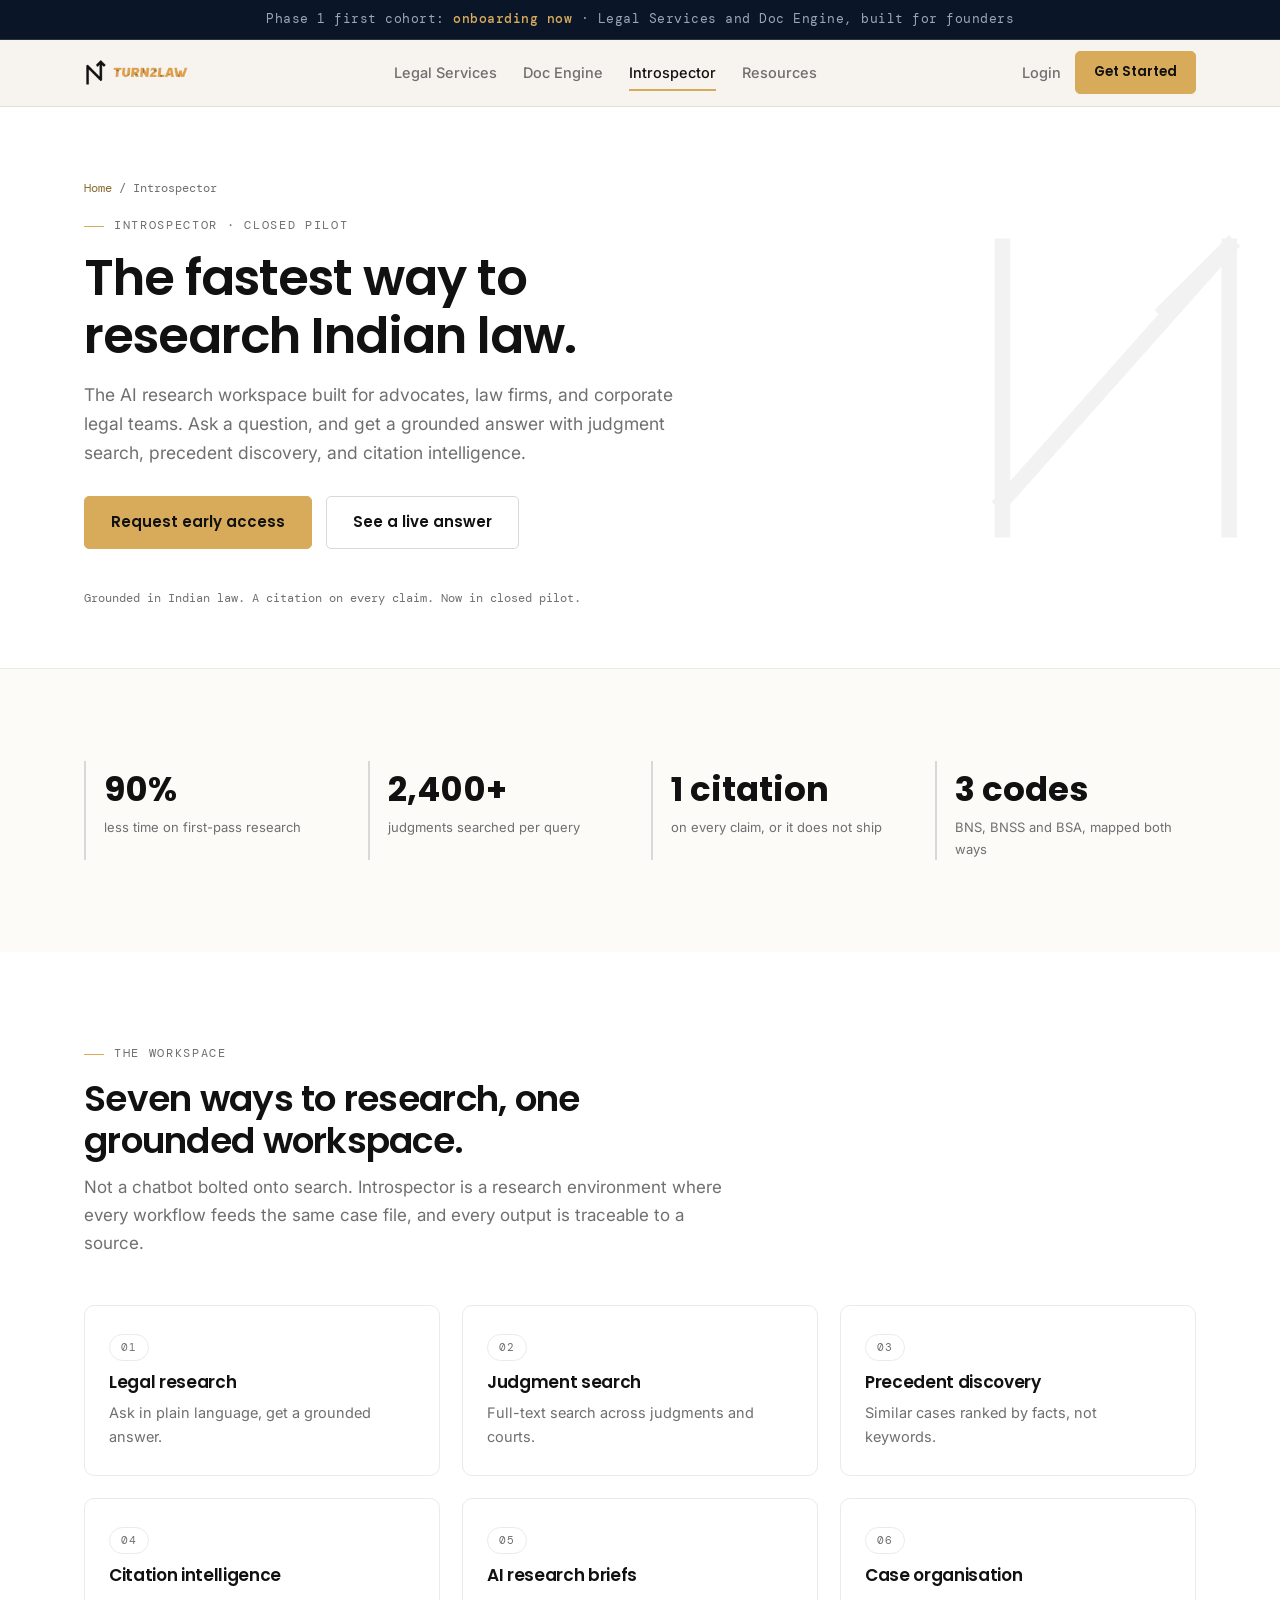
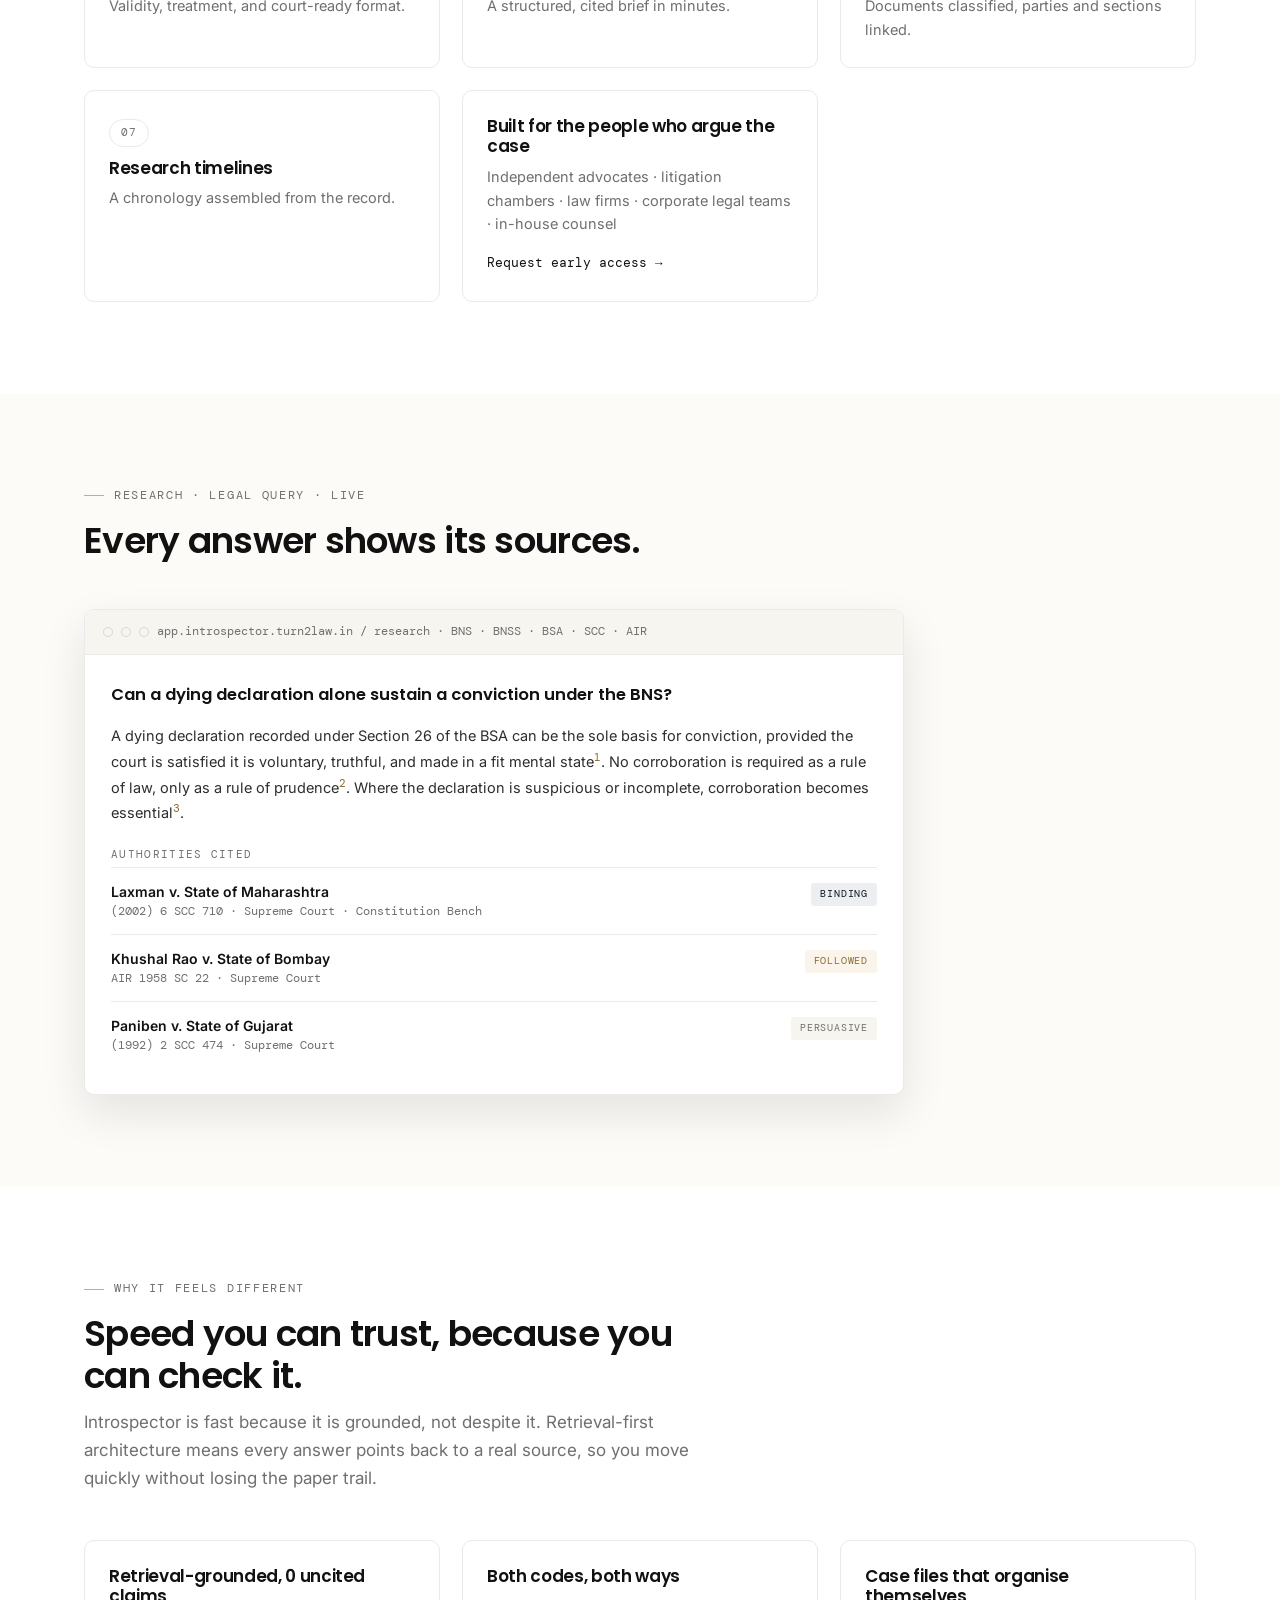
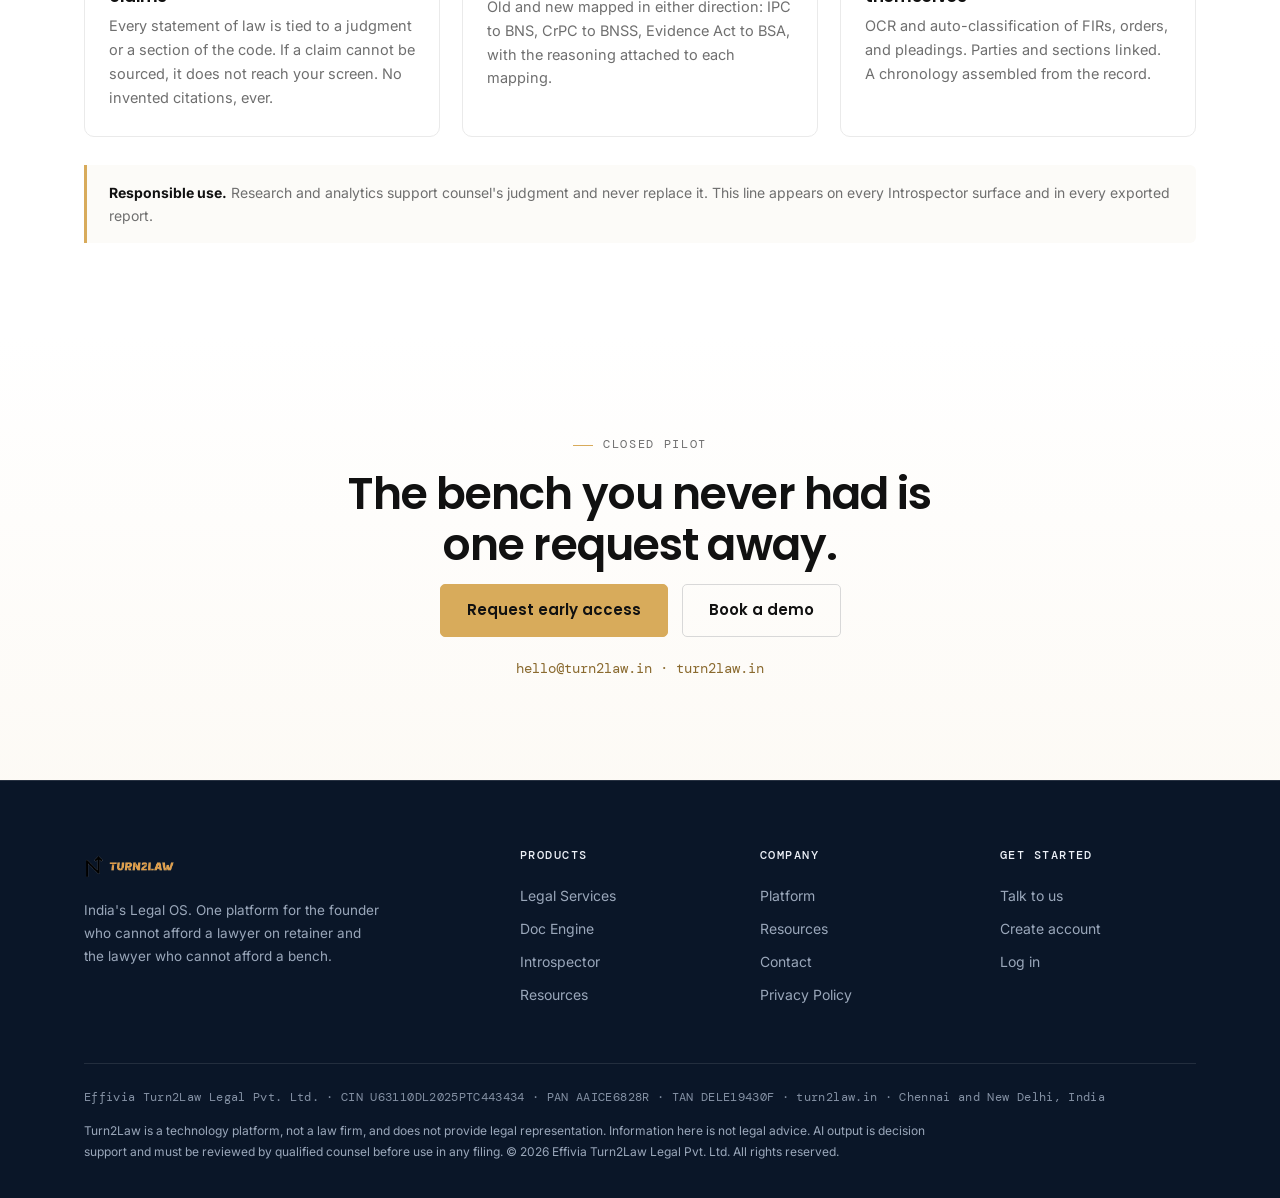
<file: introspector.html>
<!DOCTYPE html>
<html lang="en">
<head>
<meta charset="UTF-8">
<meta name="viewport" content="width=device-width, initial-scale=1.0">
<meta name="color-scheme" content="light">
<title>Introspector · Turn2Law</title>
<meta name="description" content="The AI research workspace for legal professionals. Precedent search, statute mapping, and citation intelligence, grounded in Indian law.">
<link rel="icon" href="data:image/svg+xml,%3Csvg xmlns='http://www.w3.org/2000/svg' viewBox='0 0 24 24'%3E%3Cpath d='M3 22V2M3 20L19 2M19 22V2M14.5 6.5L19 2' fill='none' stroke='%23D8AB5B' stroke-width='2.4' stroke-linecap='square'/%3E%3C/svg%3E">
<link rel="preconnect" href="https://fonts.googleapis.com">
<link rel="preconnect" href="https://fonts.gstatic.com" crossorigin>
<link href="https://fonts.googleapis.com/css2?family=Poppins:wght@600;700&family=Inter:wght@400;500;600&family=DM+Mono:wght@400;500&display=swap" rel="stylesheet">
<link rel="stylesheet" href="assets.css">
</head>
<body>
<a class="skip" href="#main">Skip to content</a>

<div class="announce">Phase 1 first cohort: <b>onboarding now</b> · Legal Services and Doc Engine, built for founders</div>

<nav class="nav" id="nav">
  <div class="wrap nav-inner">
    <a class="logo" href="index.html">
      <img src="logo-light.png" alt="Turn2Law">
    </a>
    <div class="nav-links">
      <a href="legal-services.html">Legal Services</a>
      <a href="docengine.html">Doc Engine</a>
      <a href="introspector.html" aria-current="page">Introspector</a>
      <a href="resources.html">Resources</a>
    </div>
    <div class="nav-right">
      <a class="login" href="login.html">Login</a>
      <a class="btn btn-gold btn-sm" href="signup.html">Get Started</a>
      <button class="burger" id="burger" aria-label="Menu"><svg viewBox="0 0 24 24" fill="none" stroke-width="1.8"><path d="M3 6h18M3 12h18M3 18h18"/></svg></button>
    </div>
  </div>
  <div class="mobile-menu" id="mmenu">
    <a href="legal-services.html">Legal Services</a>
    <a href="docengine.html">Doc Engine</a>
    <a href="introspector.html">Introspector</a>
    <a href="resources.html">Resources</a>
    <a href="login.html">Login</a>
    <a href="signup.html">Get Started</a>
  </div>
</nav>

<main id="main">

<header class="page-hero">
  <svg class="hero-watermark" viewBox="0 0 24 24" aria-hidden="true"><path d="M3 22V2M3 20L19 2M19 22V2M14.5 6.5L19 2" fill="none" stroke="currentColor" stroke-width="1.1" stroke-linecap="square"/></svg>
  <div class="wrap">
    <div class="crumbs"><a href="index.html">Home</a> / Introspector</div>
    <div class="eyebrow">Introspector · Closed pilot</div>
    <h1>The fastest way to research Indian law.</h1>
    <p class="sub">The AI research workspace built for advocates, law firms, and corporate legal teams. Ask a question, and get a grounded answer with judgment search, precedent discovery, and citation intelligence.</p>
    <div class="hero-ctas">
      <a class="btn btn-gold" href="mailto:hello@turn2law.in?subject=Introspector%20early%20access">Request early access</a>
      <a class="btn btn-ghost" href="#demo">See a live answer</a>
    </div>
    <p class="mono" style="font-size:12px;color:var(--muted);margin-top:18px">Grounded in Indian law. A citation on every claim. Now in closed pilot.</p>
  </div>
</header>

<section class="section soft">
  <div class="wrap">
    <div class="grid-4 reveal">
      <div class="stat"><div class="v">90%</div><div class="l">less time on first-pass research</div></div>
      <div class="stat"><div class="v">2,400+</div><div class="l">judgments searched per query</div></div>
      <div class="stat"><div class="v">1 citation</div><div class="l">on every claim, or it does not ship</div></div>
      <div class="stat"><div class="v">3 codes</div><div class="l">BNS, BNSS and BSA, mapped both ways</div></div>
    </div>
  </div>
</section>

<section class="section" id="workflows">
  <div class="wrap">
    <div class="section-head reveal">
      <div class="eyebrow">The workspace</div>
      <h2>Seven ways to research, one grounded workspace.</h2>
      <p>Not a chatbot bolted onto search. Introspector is a research environment where every workflow feeds the same case file, and every output is traceable to a source.</p>
    </div>
    <div class="grid-3">
      <div class="card reveal"><span class="tag" style="margin-bottom:12px;display:inline-block">01</span><h3>Legal research</h3><p>Ask in plain language, get a grounded answer.</p></div>
      <div class="card reveal"><span class="tag" style="margin-bottom:12px;display:inline-block">02</span><h3>Judgment search</h3><p>Full-text search across judgments and courts.</p></div>
      <div class="card reveal"><span class="tag" style="margin-bottom:12px;display:inline-block">03</span><h3>Precedent discovery</h3><p>Similar cases ranked by facts, not keywords.</p></div>
      <div class="card reveal"><span class="tag" style="margin-bottom:12px;display:inline-block">04</span><h3>Citation intelligence</h3><p>Validity, treatment, and court-ready format.</p></div>
      <div class="card reveal"><span class="tag" style="margin-bottom:12px;display:inline-block">05</span><h3>AI research briefs</h3><p>A structured, cited brief in minutes.</p></div>
      <div class="card reveal"><span class="tag" style="margin-bottom:12px;display:inline-block">06</span><h3>Case organisation</h3><p>Documents classified, parties and sections linked.</p></div>
      <div class="card reveal" style="grid-column:span 1"><span class="tag" style="margin-bottom:12px;display:inline-block">07</span><h3>Research timelines</h3><p>A chronology assembled from the record.</p></div>
      <div class="card reveal"><h3>Built for the people who argue the case</h3><p style="margin-bottom:12px">Independent advocates · litigation chambers · law firms · corporate legal teams · in-house counsel</p><a class="mono" href="mailto:hello@turn2law.in?subject=Introspector%20early%20access" style="font-size:12.5px;color:var(--ink)">Request early access →</a></div>
    </div>
  </div>
</section>

<section class="section soft" id="demo">
  <div class="wrap">
    <div class="section-head reveal">
      <div class="eyebrow">Research · legal query · Live</div>
      <h2>Every answer shows its sources.</h2>
    </div>
    <div class="demo-card reveal" style="max-width:820px">
      <div class="demo-bar">
        <span class="d"></span><span class="d"></span><span class="d"></span>
        <span class="url">app.introspector.turn2law.in / research · BNS · BNSS · BSA · SCC · AIR</span>
      </div>
      <div class="demo-body">
        <div class="demo-q">Can a dying declaration alone sustain a conviction under the BNS?</div>
        <div class="demo-a">A dying declaration recorded under Section 26 of the BSA can be the sole basis for conviction, provided the court is satisfied it is voluntary, truthful, and made in a fit mental state<sup>1</sup>. No corroboration is required as a rule of law, only as a rule of prudence<sup>2</sup>. Where the declaration is suspicious or incomplete, corroboration becomes essential<sup>3</sup>.</div>
        <div class="mono" style="font-size:11px;letter-spacing:.12em;text-transform:uppercase;color:var(--muted);margin-bottom:4px">Authorities cited</div>
        <div class="cite"><div><div class="name">Laxman v. State of Maharashtra</div><div class="ref">(2002) 6 SCC 710 · Supreme Court · Constitution Bench</div></div><span class="badge bind">Binding</span></div>
        <div class="cite"><div><div class="name">Khushal Rao v. State of Bombay</div><div class="ref">AIR 1958 SC 22 · Supreme Court</div></div><span class="badge foll">Followed</span></div>
        <div class="cite"><div><div class="name">Paniben v. State of Gujarat</div><div class="ref">(1992) 2 SCC 474 · Supreme Court</div></div><span class="badge pers">Persuasive</span></div>
      </div>
    </div>
  </div>
</section>

<section class="section">
  <div class="wrap">
    <div class="section-head reveal">
      <div class="eyebrow">Why it feels different</div>
      <h2>Speed you can trust, because you can check it.</h2>
      <p>Introspector is fast because it is grounded, not despite it. Retrieval-first architecture means every answer points back to a real source, so you move quickly without losing the paper trail.</p>
    </div>
    <div class="grid-3">
      <div class="card reveal"><h3>Retrieval-grounded, 0 uncited claims</h3><p>Every statement of law is tied to a judgment or a section of the code. If a claim cannot be sourced, it does not reach your screen. No invented citations, ever.</p></div>
      <div class="card reveal"><h3>Both codes, both ways</h3><p>Old and new mapped in either direction: IPC to BNS, CrPC to BNSS, Evidence Act to BSA, with the reasoning attached to each mapping.</p></div>
      <div class="card reveal"><h3>Case files that organise themselves</h3><p>OCR and auto-classification of FIRs, orders, and pleadings. Parties and sections linked. A chronology assembled from the record.</p></div>
    </div>
    <div class="rule-note reveal" style="margin-top:28px;border-left:3px solid var(--gold);background:var(--bg-soft);padding:16px 22px;font-size:14px;color:var(--muted);border-radius:0 6px 6px 0"><b style="color:var(--ink)">Responsible use.</b> Research and analytics support counsel's judgment and never replace it. This line appears on every Introspector surface and in every exported report.</div>
  </div>
</section>

<section class="cta-band">
  <div class="wrap">
    <div class="eyebrow" style="justify-content:center">Closed pilot</div>
    <h2>The bench you never had is one request away.</h2>
    <div class="hero-ctas">
      <a class="btn btn-gold" href="mailto:hello@turn2law.in?subject=Introspector%20early%20access">Request early access</a>
      <a class="btn btn-ghost" href="mailto:hello@turn2law.in?subject=Introspector%20demo">Book a demo</a>
    </div>
    <div class="mail">hello@turn2law.in · turn2law.in</div>
  </div>
</section>
</main>

<footer>
  <div class="wrap">
    <div class="foot-grid">
      <div class="foot-brand">
        <a class="logo" href="index.html">
          <img src="logo-band.png" alt="Turn2Law">
        </a>
        <p>India's Legal OS. One platform for the founder who cannot afford a lawyer on retainer and the lawyer who cannot afford a bench.</p>
      </div>
      <div>
        <h4>Products</h4>
        <a href="legal-services.html">Legal Services</a>
        <a href="docengine.html">Doc Engine</a>
        <a href="introspector.html">Introspector</a>
        <a href="resources.html">Resources</a>
      </div>
      <div>
        <h4>Company</h4>
        <a href="index.html#products">Platform</a>
        <a href="resources.html">Resources</a>
        <a href="index.html#contact">Contact</a>
        <a href="privacy.html">Privacy Policy</a>
      </div>
      <div>
        <h4>Get started</h4>
        <a href="mailto:hello@turn2law.in">Talk to us</a>
        <a href="signup.html">Create account</a>
        <a href="login.html">Log in</a>
      </div>
    </div>
    <div class="statutory">Effivia Turn2Law Legal Pvt. Ltd. · CIN U63110DL2025PTC443434 · PAN AAICE6828R · TAN DELE19430F · turn2law.in · Chennai and New Delhi, India</div>
    <p class="disclaimer">Turn2Law is a technology platform, not a law firm, and does not provide legal representation. Information here is not legal advice. AI output is decision support and must be reviewed by qualified counsel before use in any filing. © 2026 Effivia Turn2Law Legal Pvt. Ltd. All rights reserved.</p>
  </div>
</footer>

<script src="assets.js"></script>
</body>
</html>
</file>
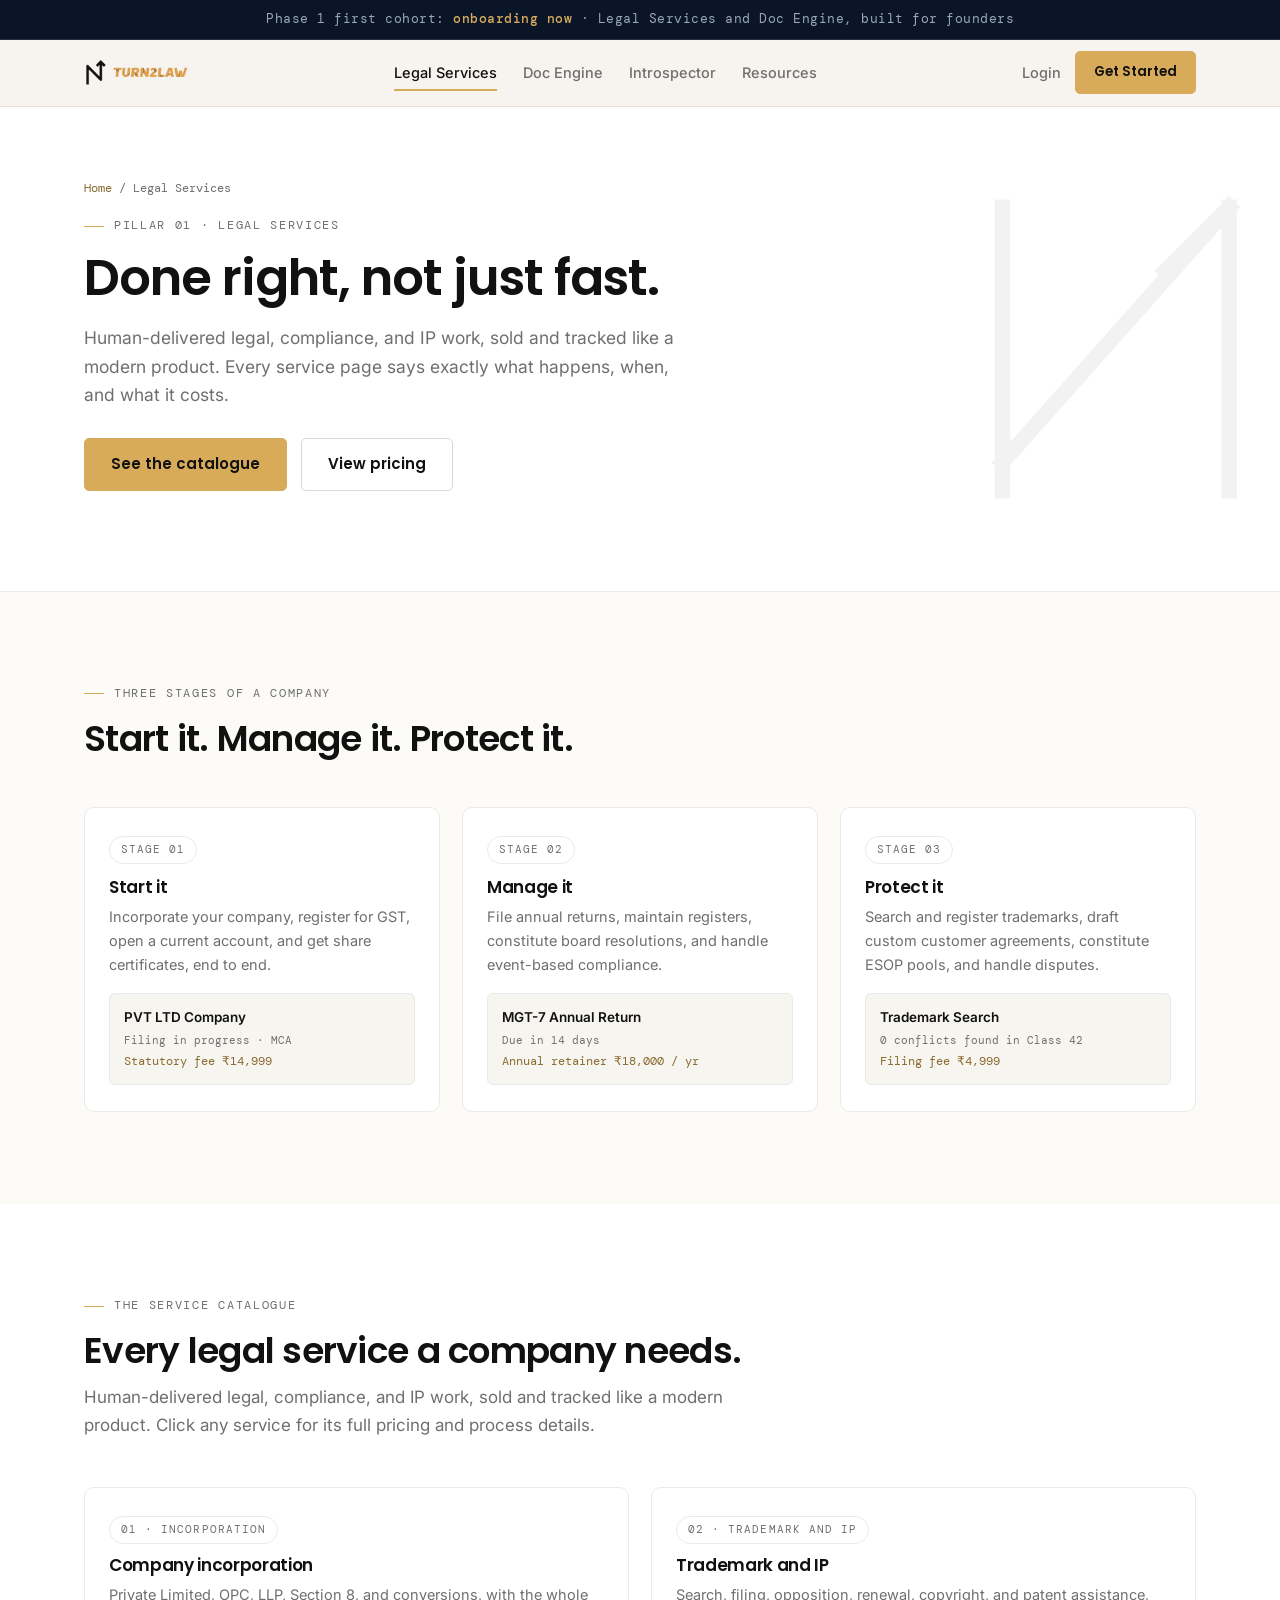
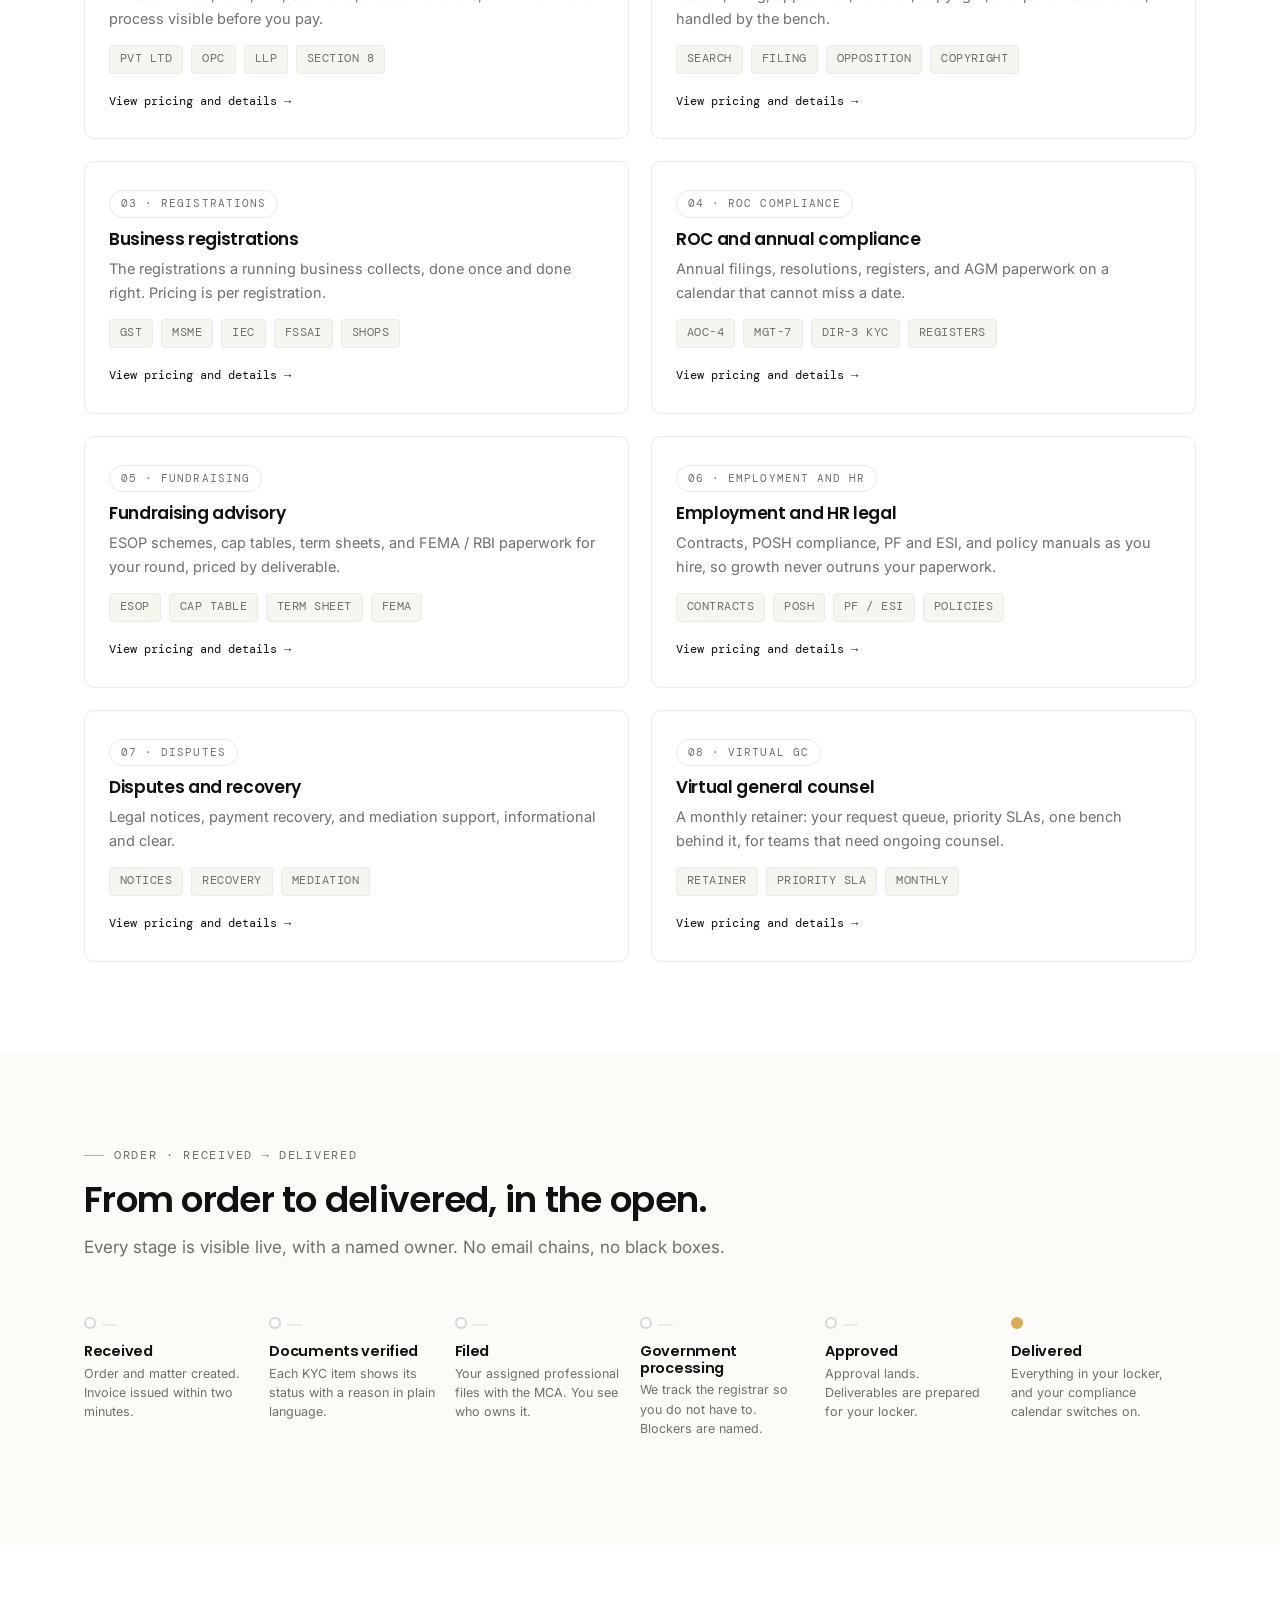
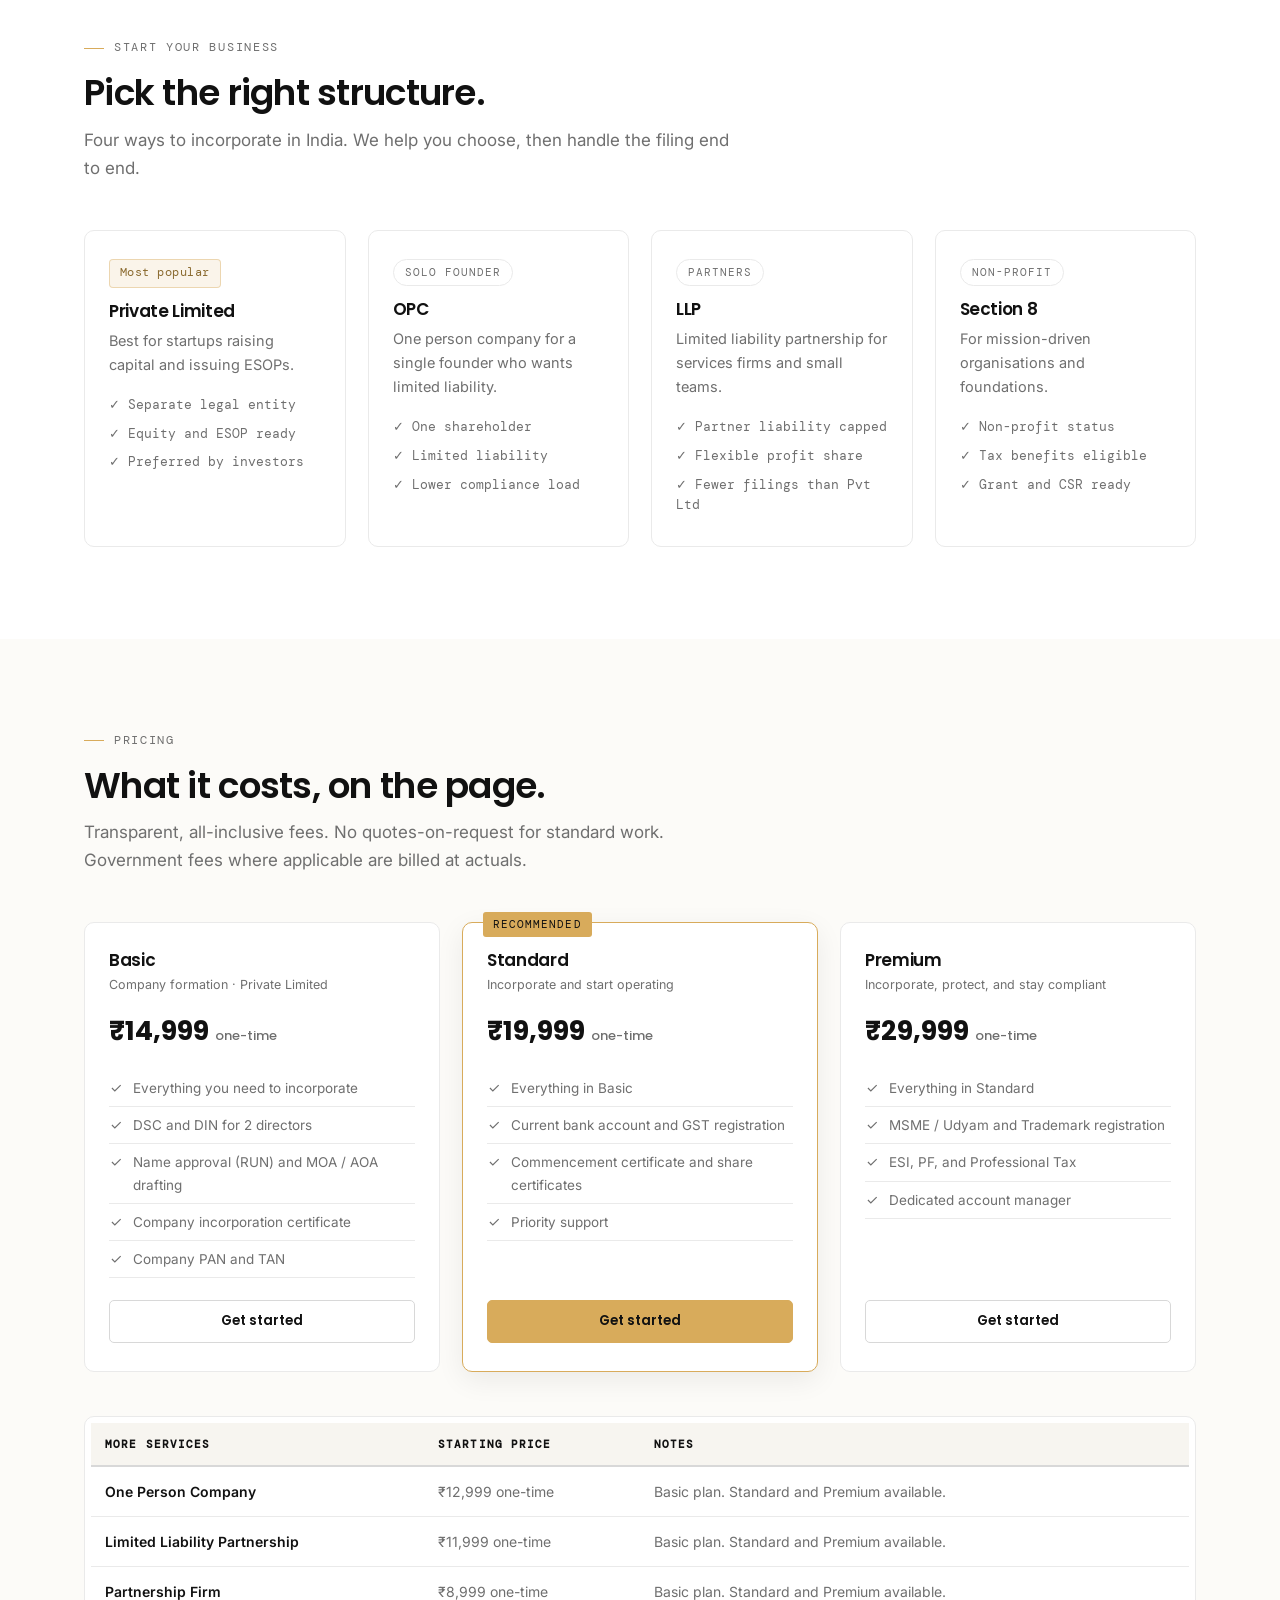
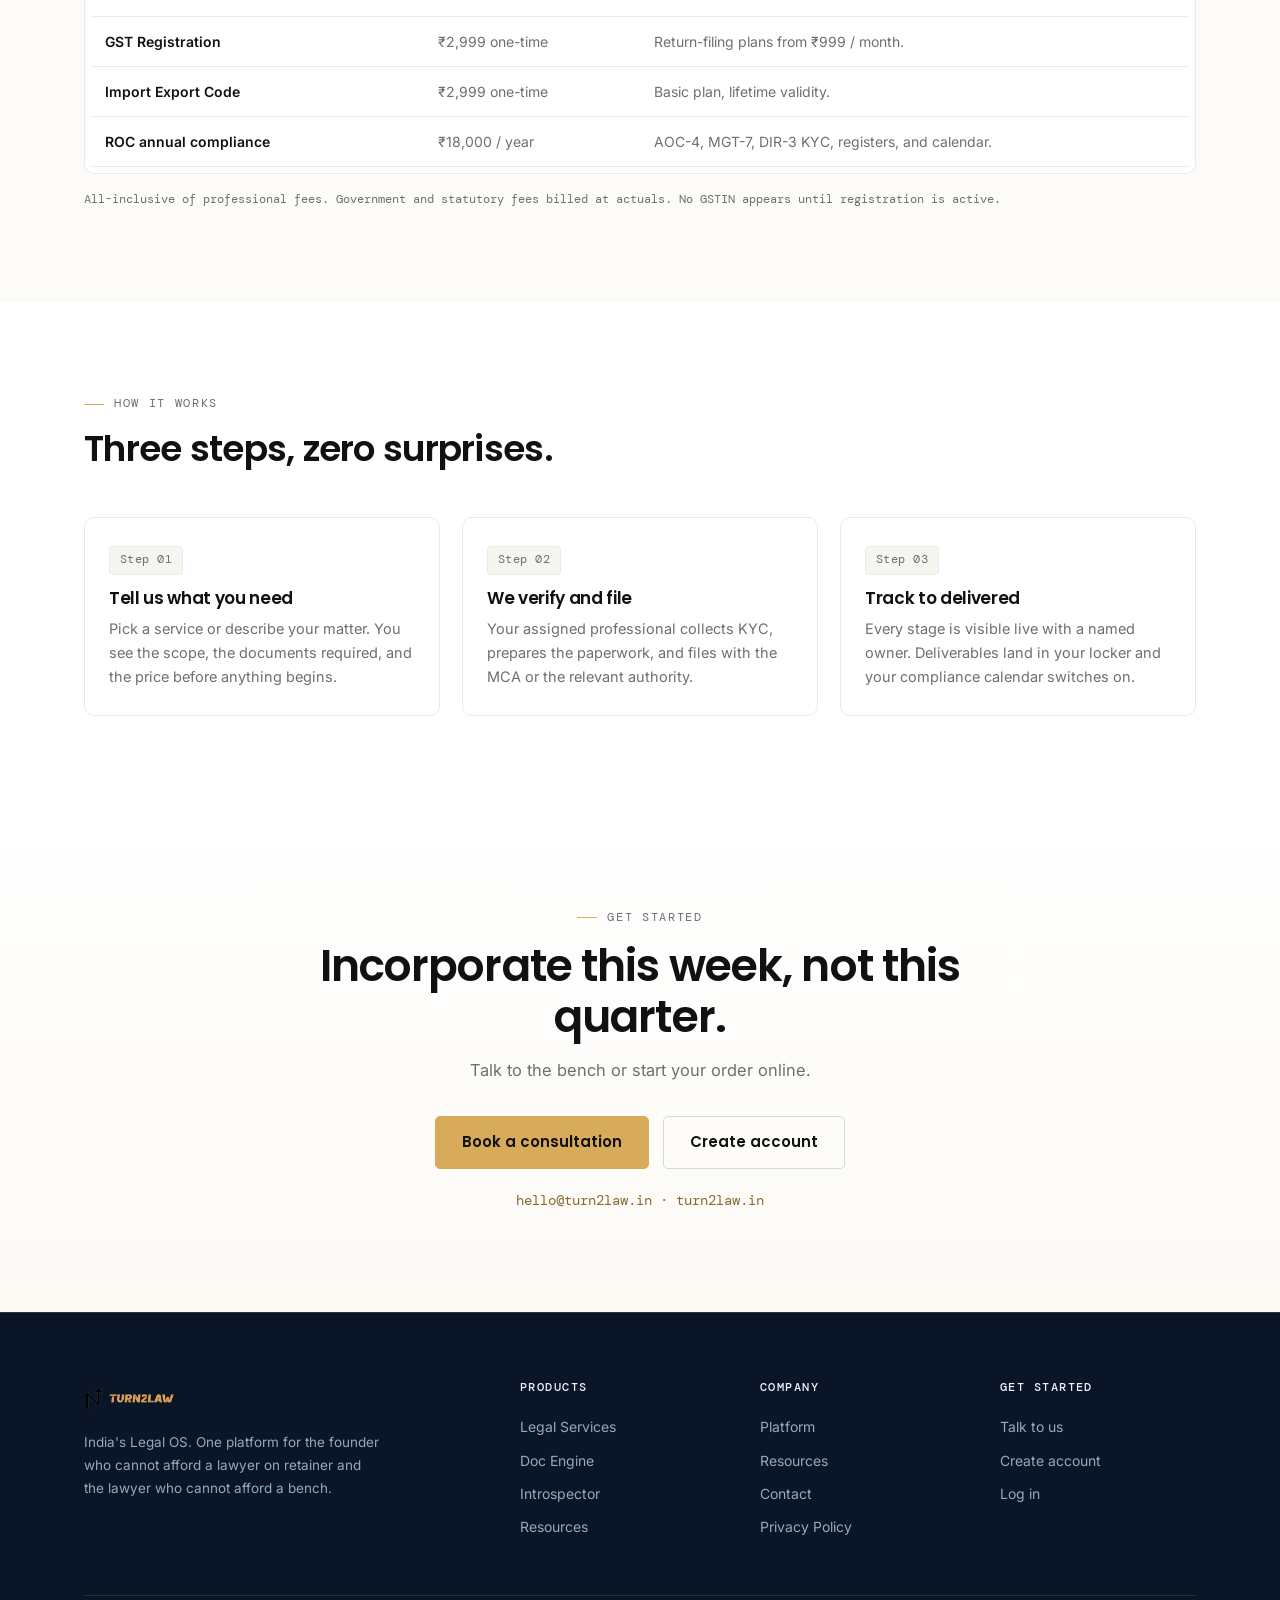
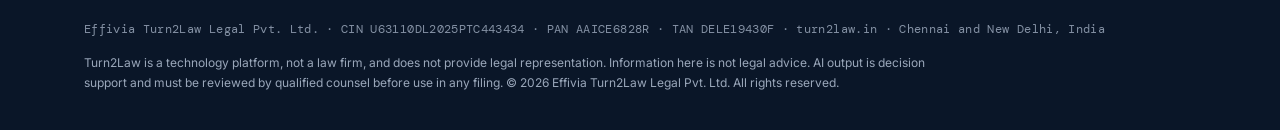
<file: legal-services.html>
<!DOCTYPE html>
<html lang="en">
<head>
<meta charset="UTF-8">
<meta name="viewport" content="width=device-width, initial-scale=1.0">
<meta name="color-scheme" content="light">
<title>Legal Services · Turn2Law</title>
<meta name="description" content="Human-delivered legal, compliance, and IP work, sold and tracked like a modern product. Incorporation, ROC, trademark, GST, advisory.">
<link rel="icon" href="data:image/svg+xml,%3Csvg xmlns='http://www.w3.org/2000/svg' viewBox='0 0 24 24'%3E%3Cpath d='M3 22V2M3 20L19 2M19 22V2M14.5 6.5L19 2' fill='none' stroke='%23D8AB5B' stroke-width='2.4' stroke-linecap='square'/%3E%3C/svg%3E">
<link rel="preconnect" href="https://fonts.googleapis.com">
<link rel="preconnect" href="https://fonts.gstatic.com" crossorigin>
<link href="https://fonts.googleapis.com/css2?family=Poppins:wght@600;700&family=Inter:wght@400;500;600&family=DM+Mono:wght@400;500&display=swap" rel="stylesheet">
<link rel="stylesheet" href="assets.css">
</head>
<body>
<a class="skip" href="#main">Skip to content</a>

<div class="announce">Phase 1 first cohort: <b>onboarding now</b> · Legal Services and Doc Engine, built for founders</div>

<nav class="nav" id="nav">
  <div class="wrap nav-inner">
    <a class="logo" href="index.html">
      <img src="logo-light.png" alt="Turn2Law">
    </a>
    <div class="nav-links">
      <a href="legal-services.html" aria-current="page">Legal Services</a>
      <a href="docengine.html">Doc Engine</a>
      <a href="introspector.html">Introspector</a>
      <a href="resources.html">Resources</a>
    </div>
    <div class="nav-right">
      <a class="login" href="login.html">Login</a>
      <a class="btn btn-gold btn-sm" href="signup.html">Get Started</a>
      <button class="burger" id="burger" aria-label="Menu"><svg viewBox="0 0 24 24" fill="none" stroke-width="1.8"><path d="M3 6h18M3 12h18M3 18h18"/></svg></button>
    </div>
  </div>
  <div class="mobile-menu" id="mmenu">
    <a href="legal-services.html">Legal Services</a>
    <a href="docengine.html">Doc Engine</a>
    <a href="introspector.html">Introspector</a>
    <a href="resources.html">Resources</a>
    <a href="login.html">Login</a>
    <a href="signup.html">Get Started</a>
  </div>
</nav>

<main id="main">

<header class="page-hero">
  <svg class="hero-watermark" viewBox="0 0 24 24" aria-hidden="true"><path d="M3 22V2M3 20L19 2M19 22V2M14.5 6.5L19 2" fill="none" stroke="currentColor" stroke-width="1.1" stroke-linecap="square"/></svg>
  <div class="wrap">
    <div class="crumbs"><a href="index.html">Home</a> / Legal Services</div>
    <div class="eyebrow">Pillar 01 · Legal Services</div>
    <h1>Done right, not just fast.</h1>
    <p class="sub">Human-delivered legal, compliance, and IP work, sold and tracked like a modern product. Every service page says exactly what happens, when, and what it costs.</p>
    <div class="hero-ctas">
      <a class="btn btn-gold" href="#services">See the catalogue</a>
      <a class="btn btn-ghost" href="#pricing">View pricing</a>
    </div>
  </div>
</header>

<section class="section soft">
  <div class="wrap">
    <div class="section-head reveal">
      <div class="eyebrow">Three stages of a company</div>
      <h2>Start it. Manage it. Protect it.</h2>
    </div>
    <div class="grid-3">
      <div class="card reveal">
        <span class="tag" style="margin-bottom:14px;display:inline-block">Stage 01</span>
        <h3>Start it</h3>
        <p style="margin-bottom:16px">Incorporate your company, register for GST, open a current account, and get share certificates, end to end.</p>
        <div style="border:1px solid var(--line);border-radius:6px;padding:12px 14px;background:var(--surface-2)">
          <div style="font-size:13.5px;font-weight:600;color:var(--ink)">PVT LTD Company</div>
          <div class="mono" style="font-size:11px;color:var(--muted);margin:3px 0">Filing in progress · MCA</div>
          <div class="mono" style="font-size:12px;color:var(--gold-ink)">Statutory fee ₹14,999</div>
        </div>
      </div>
      <div class="card reveal">
        <span class="tag" style="margin-bottom:14px;display:inline-block">Stage 02</span>
        <h3>Manage it</h3>
        <p style="margin-bottom:16px">File annual returns, maintain registers, constitute board resolutions, and handle event-based compliance.</p>
        <div style="border:1px solid var(--line);border-radius:6px;padding:12px 14px;background:var(--surface-2)">
          <div style="font-size:13.5px;font-weight:600;color:var(--ink)">MGT-7 Annual Return</div>
          <div class="mono" style="font-size:11px;color:var(--muted);margin:3px 0">Due in 14 days</div>
          <div class="mono" style="font-size:12px;color:var(--gold-ink)">Annual retainer ₹18,000 / yr</div>
        </div>
      </div>
      <div class="card reveal">
        <span class="tag" style="margin-bottom:14px;display:inline-block">Stage 03</span>
        <h3>Protect it</h3>
        <p style="margin-bottom:16px">Search and register trademarks, draft custom customer agreements, constitute ESOP pools, and handle disputes.</p>
        <div style="border:1px solid var(--line);border-radius:6px;padding:12px 14px;background:var(--surface-2)">
          <div style="font-size:13.5px;font-weight:600;color:var(--ink)">Trademark Search</div>
          <div class="mono" style="font-size:11px;color:var(--muted);margin:3px 0">0 conflicts found in Class 42</div>
          <div class="mono" style="font-size:12px;color:var(--gold-ink)">Filing fee ₹4,999</div>
        </div>
      </div>
    </div>
  </div>
</section>

<section class="section" id="services">
  <div class="wrap">
    <div class="section-head reveal">
      <div class="eyebrow">The service catalogue</div>
      <h2>Every legal service a company needs.</h2>
      <p>Human-delivered legal, compliance, and IP work, sold and tracked like a modern product. Click any service for its full pricing and process details.</p>
    </div>
    <div class="grid-2">
      <a class="card reveal" href="#pricing"><span class="tag" style="margin-bottom:12px;display:inline-block">01 · Incorporation</span><h3>Company incorporation</h3><p>Private Limited, OPC, LLP, Section 8, and conversions, with the whole process visible before you pay.</p><div style="display:flex;gap:8px;flex-wrap:wrap;margin:14px 0 12px"><span class="chip">PVT LTD</span><span class="chip">OPC</span><span class="chip">LLP</span><span class="chip">SECTION 8</span></div><span class="mono" style="font-size:12px;color:var(--ink)">View pricing and details →</span></a>
      <a class="card reveal" href="#pricing"><span class="tag" style="margin-bottom:12px;display:inline-block">02 · Trademark and IP</span><h3>Trademark and IP</h3><p>Search, filing, opposition, renewal, copyright, and patent assistance, handled by the bench.</p><div style="display:flex;gap:8px;flex-wrap:wrap;margin:14px 0 12px"><span class="chip">SEARCH</span><span class="chip">FILING</span><span class="chip">OPPOSITION</span><span class="chip">COPYRIGHT</span></div><span class="mono" style="font-size:12px;color:var(--ink)">View pricing and details →</span></a>
      <a class="card reveal" href="#pricing"><span class="tag" style="margin-bottom:12px;display:inline-block">03 · Registrations</span><h3>Business registrations</h3><p>The registrations a running business collects, done once and done right. Pricing is per registration.</p><div style="display:flex;gap:8px;flex-wrap:wrap;margin:14px 0 12px"><span class="chip">GST</span><span class="chip">MSME</span><span class="chip">IEC</span><span class="chip">FSSAI</span><span class="chip">SHOPS</span></div><span class="mono" style="font-size:12px;color:var(--ink)">View pricing and details →</span></a>
      <a class="card reveal" href="#pricing"><span class="tag" style="margin-bottom:12px;display:inline-block">04 · ROC compliance</span><h3>ROC and annual compliance</h3><p>Annual filings, resolutions, registers, and AGM paperwork on a calendar that cannot miss a date.</p><div style="display:flex;gap:8px;flex-wrap:wrap;margin:14px 0 12px"><span class="chip">AOC-4</span><span class="chip">MGT-7</span><span class="chip">DIR-3 KYC</span><span class="chip">REGISTERS</span></div><span class="mono" style="font-size:12px;color:var(--ink)">View pricing and details →</span></a>
      <a class="card reveal" href="#pricing"><span class="tag" style="margin-bottom:12px;display:inline-block">05 · Fundraising</span><h3>Fundraising advisory</h3><p>ESOP schemes, cap tables, term sheets, and FEMA / RBI paperwork for your round, priced by deliverable.</p><div style="display:flex;gap:8px;flex-wrap:wrap;margin:14px 0 12px"><span class="chip">ESOP</span><span class="chip">CAP TABLE</span><span class="chip">TERM SHEET</span><span class="chip">FEMA</span></div><span class="mono" style="font-size:12px;color:var(--ink)">View pricing and details →</span></a>
      <a class="card reveal" href="#pricing"><span class="tag" style="margin-bottom:12px;display:inline-block">06 · Employment and HR</span><h3>Employment and HR legal</h3><p>Contracts, POSH compliance, PF and ESI, and policy manuals as you hire, so growth never outruns your paperwork.</p><div style="display:flex;gap:8px;flex-wrap:wrap;margin:14px 0 12px"><span class="chip">CONTRACTS</span><span class="chip">POSH</span><span class="chip">PF / ESI</span><span class="chip">POLICIES</span></div><span class="mono" style="font-size:12px;color:var(--ink)">View pricing and details →</span></a>
      <a class="card reveal" href="#pricing"><span class="tag" style="margin-bottom:12px;display:inline-block">07 · Disputes</span><h3>Disputes and recovery</h3><p>Legal notices, payment recovery, and mediation support, informational and clear.</p><div style="display:flex;gap:8px;flex-wrap:wrap;margin:14px 0 12px"><span class="chip">NOTICES</span><span class="chip">RECOVERY</span><span class="chip">MEDIATION</span></div><span class="mono" style="font-size:12px;color:var(--ink)">View pricing and details →</span></a>
      <a class="card reveal" href="#pricing"><span class="tag" style="margin-bottom:12px;display:inline-block">08 · Virtual GC</span><h3>Virtual general counsel</h3><p>A monthly retainer: your request queue, priority SLAs, one bench behind it, for teams that need ongoing counsel.</p><div style="display:flex;gap:8px;flex-wrap:wrap;margin:14px 0 12px"><span class="chip">RETAINER</span><span class="chip">PRIORITY SLA</span><span class="chip">MONTHLY</span></div><span class="mono" style="font-size:12px;color:var(--ink)">View pricing and details →</span></a>
    </div>
  </div>
</section>

<section class="section soft">
  <div class="wrap">
    <div class="section-head reveal">
      <div class="eyebrow">Order · Received → Delivered</div>
      <h2>From order to delivered, in the open.</h2>
      <p>Every stage is visible live, with a named owner. No email chains, no black boxes.</p>
    </div>
    <div class="flowline reveal" style="margin-top:8px">
      <div class="flow-node"><div class="dot"></div><h4>Received</h4><p>Order and matter created. Invoice issued within two minutes.</p></div>
      <div class="flow-node"><div class="dot"></div><h4>Documents verified</h4><p>Each KYC item shows its status with a reason in plain language.</p></div>
      <div class="flow-node"><div class="dot"></div><h4>Filed</h4><p>Your assigned professional files with the MCA. You see who owns it.</p></div>
      <div class="flow-node"><div class="dot"></div><h4>Government processing</h4><p>We track the registrar so you do not have to. Blockers are named.</p></div>
      <div class="flow-node"><div class="dot"></div><h4>Approved</h4><p>Approval lands. Deliverables are prepared for your locker.</p></div>
      <div class="flow-node"><div class="dot"></div><h4>Delivered</h4><p>Everything in your locker, and your compliance calendar switches on.</p></div>
    </div>
  </div>
</section>

<section class="section" id="structures">
  <div class="wrap">
    <div class="section-head reveal">
      <div class="eyebrow">Start your business</div>
      <h2>Pick the right structure.</h2>
      <p>Four ways to incorporate in India. We help you choose, then handle the filing end to end.</p>
    </div>
    <div class="grid-4">
      <div class="card reveal"><span class="chip chip-gold" style="margin-bottom:14px;display:inline-block">Most popular</span><h3>Private Limited</h3><p>Best for startups raising capital and issuing ESOPs.</p><ul style="list-style:none;margin-top:14px"><li class="mono" style="font-size:12.5px;color:var(--muted);padding:4px 0">✓ Separate legal entity</li><li class="mono" style="font-size:12.5px;color:var(--muted);padding:4px 0">✓ Equity and ESOP ready</li><li class="mono" style="font-size:12.5px;color:var(--muted);padding:4px 0">✓ Preferred by investors</li></ul></div>
      <div class="card reveal"><span class="tag" style="margin-bottom:14px;display:inline-block">Solo founder</span><h3>OPC</h3><p>One person company for a single founder who wants limited liability.</p><ul style="list-style:none;margin-top:14px"><li class="mono" style="font-size:12.5px;color:var(--muted);padding:4px 0">✓ One shareholder</li><li class="mono" style="font-size:12.5px;color:var(--muted);padding:4px 0">✓ Limited liability</li><li class="mono" style="font-size:12.5px;color:var(--muted);padding:4px 0">✓ Lower compliance load</li></ul></div>
      <div class="card reveal"><span class="tag" style="margin-bottom:14px;display:inline-block">Partners</span><h3>LLP</h3><p>Limited liability partnership for services firms and small teams.</p><ul style="list-style:none;margin-top:14px"><li class="mono" style="font-size:12.5px;color:var(--muted);padding:4px 0">✓ Partner liability capped</li><li class="mono" style="font-size:12.5px;color:var(--muted);padding:4px 0">✓ Flexible profit share</li><li class="mono" style="font-size:12.5px;color:var(--muted);padding:4px 0">✓ Fewer filings than Pvt Ltd</li></ul></div>
      <div class="card reveal"><span class="tag" style="margin-bottom:14px;display:inline-block">Non-profit</span><h3>Section 8</h3><p>For mission-driven organisations and foundations.</p><ul style="list-style:none;margin-top:14px"><li class="mono" style="font-size:12.5px;color:var(--muted);padding:4px 0">✓ Non-profit status</li><li class="mono" style="font-size:12.5px;color:var(--muted);padding:4px 0">✓ Tax benefits eligible</li><li class="mono" style="font-size:12.5px;color:var(--muted);padding:4px 0">✓ Grant and CSR ready</li></ul></div>
    </div>
  </div>
</section>

<section class="section soft" id="pricing">
  <div class="wrap">
    <div class="section-head reveal">
      <div class="eyebrow">Pricing</div>
      <h2>What it costs, on the page.</h2>
      <p>Transparent, all-inclusive fees. No quotes-on-request for standard work. Government fees where applicable are billed at actuals.</p>
    </div>
    <div class="grid-3" style="margin-bottom:44px">
      <div class="price reveal">
        <h3>Basic</h3><div class="model">Company formation · Private Limited</div>
        <div class="amt">₹14,999 <small>one-time</small></div>
        <ul>
          <li><svg viewBox="0 0 24 24" fill="none" stroke-width="2"><path d="M5 12l5 5L20 7"/></svg>Everything you need to incorporate</li>
          <li><svg viewBox="0 0 24 24" fill="none" stroke-width="2"><path d="M5 12l5 5L20 7"/></svg>DSC and DIN for 2 directors</li>
          <li><svg viewBox="0 0 24 24" fill="none" stroke-width="2"><path d="M5 12l5 5L20 7"/></svg>Name approval (RUN) and MOA / AOA drafting</li>
          <li><svg viewBox="0 0 24 24" fill="none" stroke-width="2"><path d="M5 12l5 5L20 7"/></svg>Company incorporation certificate</li>
          <li><svg viewBox="0 0 24 24" fill="none" stroke-width="2"><path d="M5 12l5 5L20 7"/></svg>Company PAN and TAN</li>
        </ul>
        <a class="btn btn-ghost btn-sm" href="signup.html">Get started</a>
      </div>
      <div class="price feature reveal">
        <h3>Standard</h3><div class="model">Incorporate and start operating</div>
        <div class="amt">₹19,999 <small>one-time</small></div>
        <ul>
          <li><svg viewBox="0 0 24 24" fill="none" stroke-width="2"><path d="M5 12l5 5L20 7"/></svg>Everything in Basic</li>
          <li><svg viewBox="0 0 24 24" fill="none" stroke-width="2"><path d="M5 12l5 5L20 7"/></svg>Current bank account and GST registration</li>
          <li><svg viewBox="0 0 24 24" fill="none" stroke-width="2"><path d="M5 12l5 5L20 7"/></svg>Commencement certificate and share certificates</li>
          <li><svg viewBox="0 0 24 24" fill="none" stroke-width="2"><path d="M5 12l5 5L20 7"/></svg>Priority support</li>
        </ul>
        <a class="btn btn-gold btn-sm" href="signup.html">Get started</a>
      </div>
      <div class="price reveal">
        <h3>Premium</h3><div class="model">Incorporate, protect, and stay compliant</div>
        <div class="amt">₹29,999 <small>one-time</small></div>
        <ul>
          <li><svg viewBox="0 0 24 24" fill="none" stroke-width="2"><path d="M5 12l5 5L20 7"/></svg>Everything in Standard</li>
          <li><svg viewBox="0 0 24 24" fill="none" stroke-width="2"><path d="M5 12l5 5L20 7"/></svg>MSME / Udyam and Trademark registration</li>
          <li><svg viewBox="0 0 24 24" fill="none" stroke-width="2"><path d="M5 12l5 5L20 7"/></svg>ESI, PF, and Professional Tax</li>
          <li><svg viewBox="0 0 24 24" fill="none" stroke-width="2"><path d="M5 12l5 5L20 7"/></svg>Dedicated account manager</li>
        </ul>
        <a class="btn btn-ghost btn-sm" href="signup.html">Get started</a>
      </div>
    </div>
    <div class="tbl-scroll reveal">
      <table class="tbl">
        <thead><tr><th>More services</th><th>Starting price</th><th>Notes</th></tr></thead>
        <tbody>
          <tr><td>One Person Company</td><td>₹12,999 one-time</td><td>Basic plan. Standard and Premium available.</td></tr>
          <tr><td>Limited Liability Partnership</td><td>₹11,999 one-time</td><td>Basic plan. Standard and Premium available.</td></tr>
          <tr><td>Partnership Firm</td><td>₹8,999 one-time</td><td>Basic plan. Standard and Premium available.</td></tr>
          <tr><td>GST Registration</td><td>₹2,999 one-time</td><td>Return-filing plans from ₹999 / month.</td></tr>
          <tr><td>Import Export Code</td><td>₹2,999 one-time</td><td>Basic plan, lifetime validity.</td></tr>
          <tr><td>ROC annual compliance</td><td>₹18,000 / year</td><td>AOC-4, MGT-7, DIR-3 KYC, registers, and calendar.</td></tr>
        </tbody>
      </table>
    </div>
    <p class="mono reveal" style="font-size:12px;color:var(--muted);margin-top:16px">All-inclusive of professional fees. Government and statutory fees billed at actuals. No GSTIN appears until registration is active.</p>
  </div>
</section>

<section class="section">
  <div class="wrap">
    <div class="section-head reveal">
      <div class="eyebrow">How it works</div>
      <h2>Three steps, zero surprises.</h2>
    </div>
    <div class="grid-3">
      <div class="card reveal"><span class="chip" style="margin-bottom:14px;display:inline-block">Step 01</span><h3>Tell us what you need</h3><p>Pick a service or describe your matter. You see the scope, the documents required, and the price before anything begins.</p></div>
      <div class="card reveal"><span class="chip" style="margin-bottom:14px;display:inline-block">Step 02</span><h3>We verify and file</h3><p>Your assigned professional collects KYC, prepares the paperwork, and files with the MCA or the relevant authority.</p></div>
      <div class="card reveal"><span class="chip" style="margin-bottom:14px;display:inline-block">Step 03</span><h3>Track to delivered</h3><p>Every stage is visible live with a named owner. Deliverables land in your locker and your compliance calendar switches on.</p></div>
    </div>
  </div>
</section>

<section class="cta-band">
  <div class="wrap">
    <div class="eyebrow" style="justify-content:center">Get started</div>
    <h2>Incorporate this week, not this quarter.</h2>
    <p>Talk to the bench or start your order online.</p>
    <div class="hero-ctas">
      <a class="btn btn-gold" href="mailto:hello@turn2law.in?subject=Legal%20Services%20enquiry">Book a consultation</a>
      <a class="btn btn-ghost" href="signup.html">Create account</a>
    </div>
    <div class="mail">hello@turn2law.in · turn2law.in</div>
  </div>
</section>
</main>

<footer>
  <div class="wrap">
    <div class="foot-grid">
      <div class="foot-brand">
        <a class="logo" href="index.html">
          <img src="logo-band.png" alt="Turn2Law">
        </a>
        <p>India's Legal OS. One platform for the founder who cannot afford a lawyer on retainer and the lawyer who cannot afford a bench.</p>
      </div>
      <div>
        <h4>Products</h4>
        <a href="legal-services.html">Legal Services</a>
        <a href="docengine.html">Doc Engine</a>
        <a href="introspector.html">Introspector</a>
        <a href="resources.html">Resources</a>
      </div>
      <div>
        <h4>Company</h4>
        <a href="index.html#products">Platform</a>
        <a href="resources.html">Resources</a>
        <a href="index.html#contact">Contact</a>
        <a href="privacy.html">Privacy Policy</a>
      </div>
      <div>
        <h4>Get started</h4>
        <a href="mailto:hello@turn2law.in">Talk to us</a>
        <a href="signup.html">Create account</a>
        <a href="login.html">Log in</a>
      </div>
    </div>
    <div class="statutory">Effivia Turn2Law Legal Pvt. Ltd. · CIN U63110DL2025PTC443434 · PAN AAICE6828R · TAN DELE19430F · turn2law.in · Chennai and New Delhi, India</div>
    <p class="disclaimer">Turn2Law is a technology platform, not a law firm, and does not provide legal representation. Information here is not legal advice. AI output is decision support and must be reviewed by qualified counsel before use in any filing. © 2026 Effivia Turn2Law Legal Pvt. Ltd. All rights reserved.</p>
  </div>
</footer>

<script src="assets.js"></script>
</body>
</html>
</file>
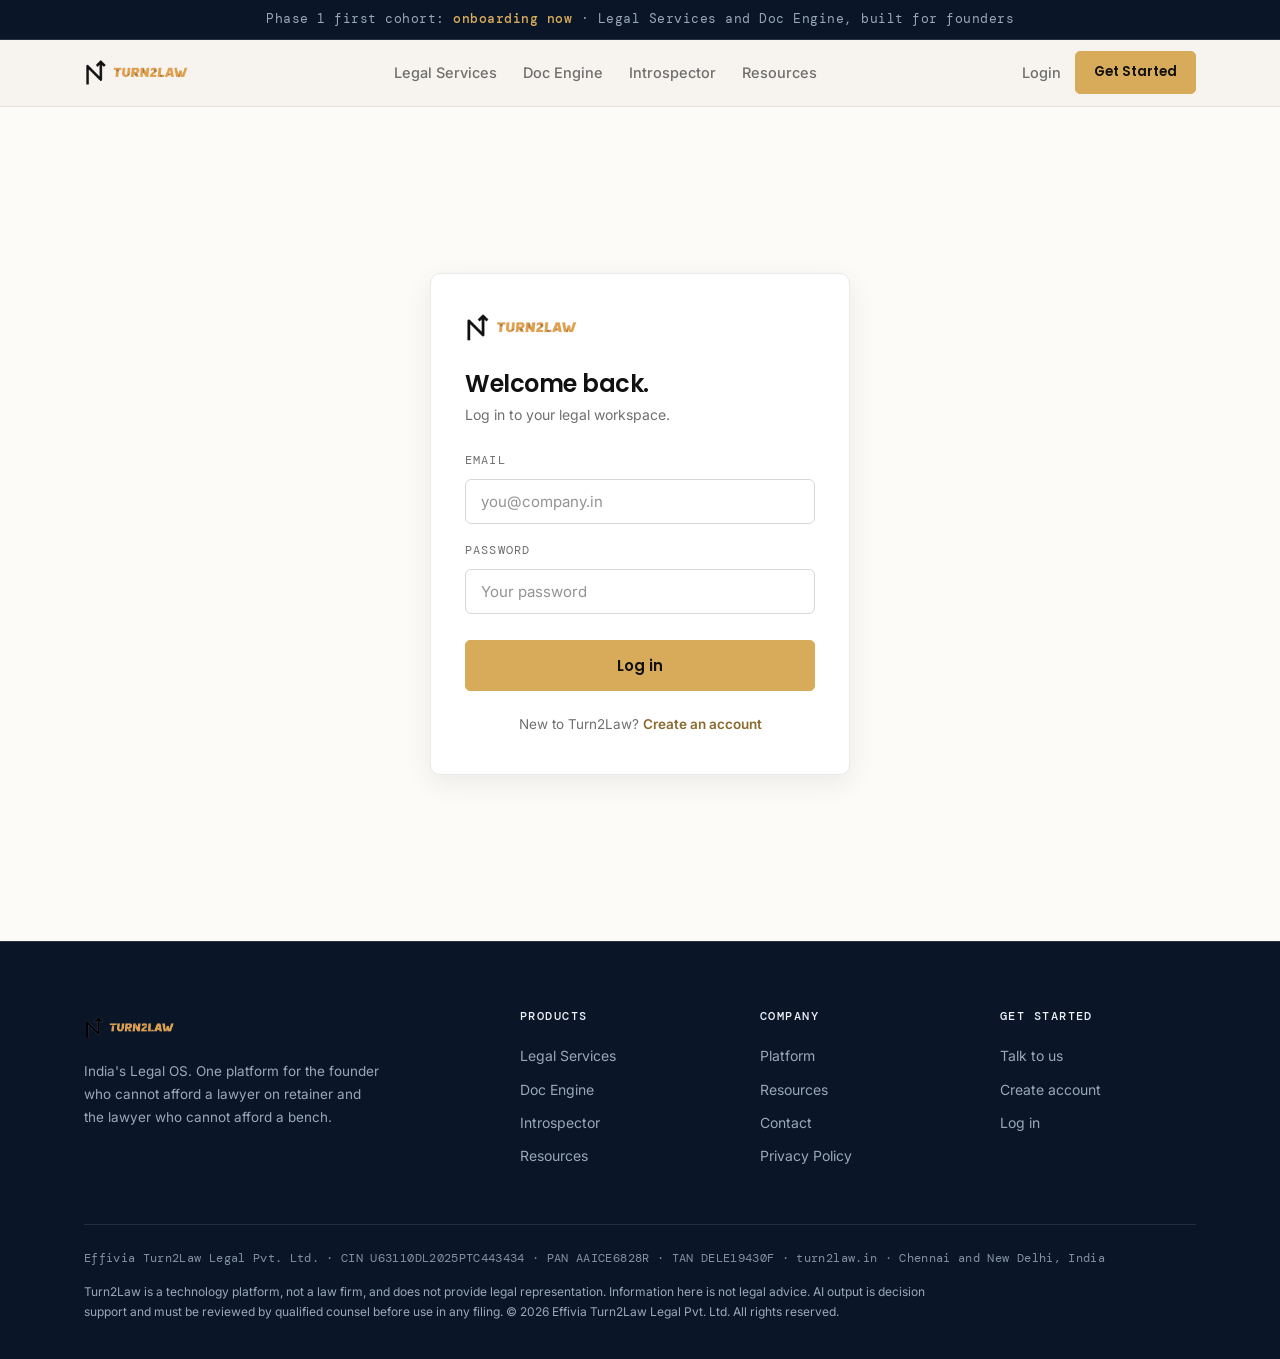
<file: login.html>
<!DOCTYPE html>
<html lang="en">
<head>
<meta charset="UTF-8">
<meta name="viewport" content="width=device-width, initial-scale=1.0">
<meta name="color-scheme" content="light">
<title>Log in · Turn2Law</title>
<meta name="description" content="Log in to your Turn2Law account.">
<link rel="icon" href="data:image/svg+xml,%3Csvg xmlns='http://www.w3.org/2000/svg' viewBox='0 0 24 24'%3E%3Cpath d='M3 22V2M3 20L19 2M19 22V2M14.5 6.5L19 2' fill='none' stroke='%23D8AB5B' stroke-width='2.4' stroke-linecap='square'/%3E%3C/svg%3E">
<link rel="preconnect" href="https://fonts.googleapis.com">
<link rel="preconnect" href="https://fonts.gstatic.com" crossorigin>
<link href="https://fonts.googleapis.com/css2?family=Poppins:wght@600;700&family=Inter:wght@400;500;600&family=DM+Mono:wght@400;500&display=swap" rel="stylesheet">
<link rel="stylesheet" href="assets.css">
</head>
<body>
<a class="skip" href="#main">Skip to content</a>

<div class="announce">Phase 1 first cohort: <b>onboarding now</b> · Legal Services and Doc Engine, built for founders</div>

<nav class="nav" id="nav">
  <div class="wrap nav-inner">
    <a class="logo" href="index.html">
      <img src="logo-light.png" alt="Turn2Law">
    </a>
    <div class="nav-links">
      <a href="legal-services.html">Legal Services</a>
      <a href="docengine.html">Doc Engine</a>
      <a href="introspector.html">Introspector</a>
      <a href="resources.html">Resources</a>
    </div>
    <div class="nav-right">
      <a class="login" href="login.html">Login</a>
      <a class="btn btn-gold btn-sm" href="signup.html">Get Started</a>
      <button class="burger" id="burger" aria-label="Menu"><svg viewBox="0 0 24 24" fill="none" stroke-width="1.8"><path d="M3 6h18M3 12h18M3 18h18"/></svg></button>
    </div>
  </div>
  <div class="mobile-menu" id="mmenu">
    <a href="legal-services.html">Legal Services</a>
    <a href="docengine.html">Doc Engine</a>
    <a href="introspector.html">Introspector</a>
    <a href="resources.html">Resources</a>
    <a href="login.html">Login</a>
    <a href="signup.html">Get Started</a>
  </div>
</nav>

<main id="main">

<div class="auth-wrap">
  <div class="auth-card">
    <a class="logo" href="index.html" style="margin-bottom:26px">
      <img src="logo-light.png" alt="Turn2Law" style="height:32px">
    </a>
    <h1>Welcome back.</h1>
    <p class="sub">Log in to your legal workspace.</p>
    <form onsubmit="return false">
      <div class="field"><label for="em">Email</label><input class="input" id="em" type="email" placeholder="you@company.in" autocomplete="email"></div>
      <div class="field"><label for="pw">Password</label><input class="input" id="pw" type="password" placeholder="Your password" autocomplete="current-password"></div>
      <button class="btn btn-gold" style="width:100%;margin-top:8px" type="submit">Log in</button>
    </form>
    <div class="auth-alt">New to Turn2Law? <a href="signup.html">Create an account</a></div>
  </div>
</div>
</main>

<footer>
  <div class="wrap">
    <div class="foot-grid">
      <div class="foot-brand">
        <a class="logo" href="index.html">
          <img src="logo-band.png" alt="Turn2Law">
        </a>
        <p>India's Legal OS. One platform for the founder who cannot afford a lawyer on retainer and the lawyer who cannot afford a bench.</p>
      </div>
      <div>
        <h4>Products</h4>
        <a href="legal-services.html">Legal Services</a>
        <a href="docengine.html">Doc Engine</a>
        <a href="introspector.html">Introspector</a>
        <a href="resources.html">Resources</a>
      </div>
      <div>
        <h4>Company</h4>
        <a href="index.html#products">Platform</a>
        <a href="resources.html">Resources</a>
        <a href="index.html#contact">Contact</a>
        <a href="privacy.html">Privacy Policy</a>
      </div>
      <div>
        <h4>Get started</h4>
        <a href="mailto:hello@turn2law.in">Talk to us</a>
        <a href="signup.html">Create account</a>
        <a href="login.html">Log in</a>
      </div>
    </div>
    <div class="statutory">Effivia Turn2Law Legal Pvt. Ltd. · CIN U63110DL2025PTC443434 · PAN AAICE6828R · TAN DELE19430F · turn2law.in · Chennai and New Delhi, India</div>
    <p class="disclaimer">Turn2Law is a technology platform, not a law firm, and does not provide legal representation. Information here is not legal advice. AI output is decision support and must be reviewed by qualified counsel before use in any filing. © 2026 Effivia Turn2Law Legal Pvt. Ltd. All rights reserved.</p>
  </div>
</footer>

<script src="assets.js"></script>
</body>
</html>
</file>
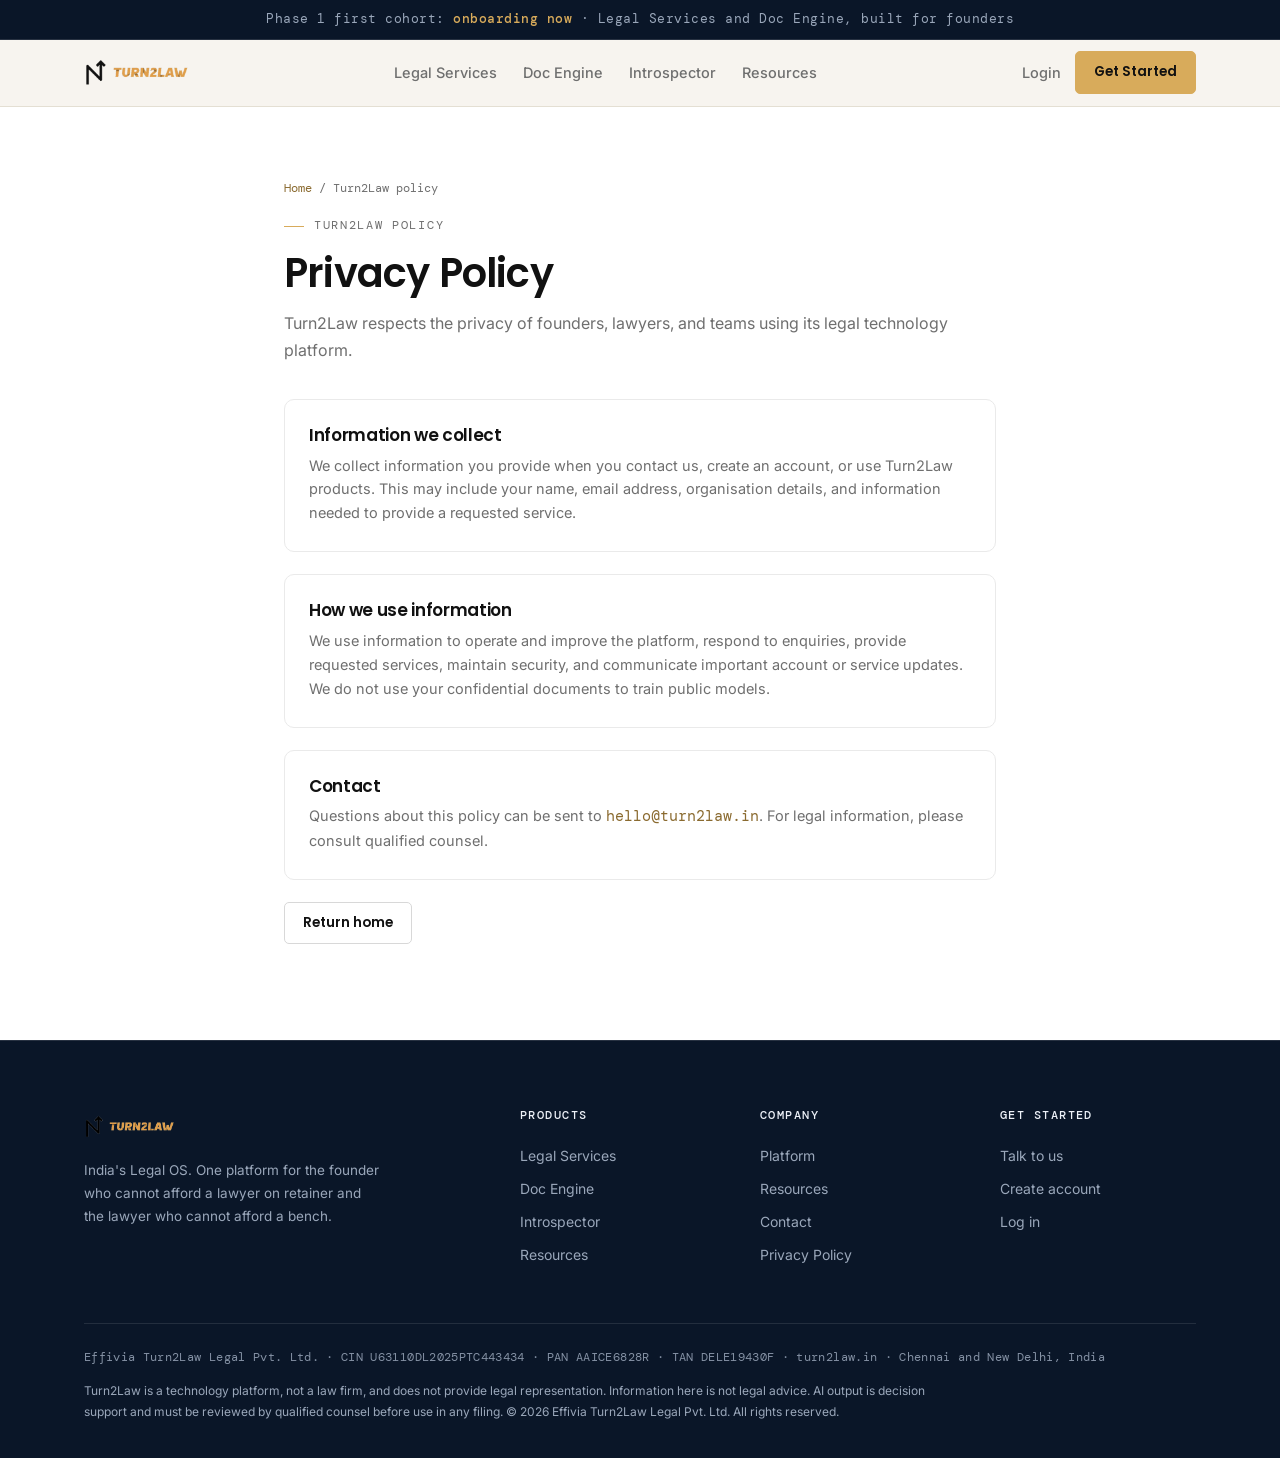
<file: privacy.html>
<!DOCTYPE html>
<html lang="en">
<head>
<meta charset="UTF-8">
<meta name="viewport" content="width=device-width, initial-scale=1.0">
<meta name="color-scheme" content="light">
<title>Privacy Policy · Turn2Law</title>
<meta name="description" content="Turn2Law respects the privacy of founders, lawyers, and teams using its legal technology platform.">
<link rel="icon" href="data:image/svg+xml,%3Csvg xmlns='http://www.w3.org/2000/svg' viewBox='0 0 24 24'%3E%3Cpath d='M3 22V2M3 20L19 2M19 22V2M14.5 6.5L19 2' fill='none' stroke='%23D8AB5B' stroke-width='2.4' stroke-linecap='square'/%3E%3C/svg%3E">
<link rel="preconnect" href="https://fonts.googleapis.com">
<link rel="preconnect" href="https://fonts.gstatic.com" crossorigin>
<link href="https://fonts.googleapis.com/css2?family=Poppins:wght@600;700&family=Inter:wght@400;500;600&family=DM+Mono:wght@400;500&display=swap" rel="stylesheet">
<link rel="stylesheet" href="assets.css">
</head>
<body>
<a class="skip" href="#main">Skip to content</a>

<div class="announce">Phase 1 first cohort: <b>onboarding now</b> · Legal Services and Doc Engine, built for founders</div>

<nav class="nav" id="nav">
  <div class="wrap nav-inner">
    <a class="logo" href="index.html">
      <img src="logo-light.png" alt="Turn2Law">
    </a>
    <div class="nav-links">
      <a href="legal-services.html">Legal Services</a>
      <a href="docengine.html">Doc Engine</a>
      <a href="introspector.html">Introspector</a>
      <a href="resources.html">Resources</a>
    </div>
    <div class="nav-right">
      <a class="login" href="login.html">Login</a>
      <a class="btn btn-gold btn-sm" href="signup.html">Get Started</a>
      <button class="burger" id="burger" aria-label="Menu"><svg viewBox="0 0 24 24" fill="none" stroke-width="1.8"><path d="M3 6h18M3 12h18M3 18h18"/></svg></button>
    </div>
  </div>
  <div class="mobile-menu" id="mmenu">
    <a href="legal-services.html">Legal Services</a>
    <a href="docengine.html">Doc Engine</a>
    <a href="introspector.html">Introspector</a>
    <a href="resources.html">Resources</a>
    <a href="login.html">Login</a>
    <a href="signup.html">Get Started</a>
  </div>
</nav>

<main id="main">

<div class="wrap" style="max-width:760px;padding-top:72px;padding-bottom:96px">
  <div class="crumbs"><a href="index.html">Home</a> / Turn2Law policy</div>
  <div class="eyebrow">Turn2Law policy</div>
  <h1 style="font-size:clamp(28px,4vw,40px);margin-bottom:14px">Privacy Policy</h1>
  <p style="color:var(--muted);margin-bottom:36px">Turn2Law respects the privacy of founders, lawyers, and teams using its legal technology platform.</p>

  <div class="card" style="margin-bottom:22px">
    <h3>Information we collect</h3>
    <p style="margin-top:8px">We collect information you provide when you contact us, create an account, or use Turn2Law products. This may include your name, email address, organisation details, and information needed to provide a requested service.</p>
  </div>
  <div class="card" style="margin-bottom:22px">
    <h3>How we use information</h3>
    <p style="margin-top:8px">We use information to operate and improve the platform, respond to enquiries, provide requested services, maintain security, and communicate important account or service updates. We do not use your confidential documents to train public models.</p>
  </div>
  <div class="card" style="margin-bottom:22px">
    <h3>Contact</h3>
    <p style="margin-top:8px">Questions about this policy can be sent to <span class="mono" style="color:var(--gold-ink)">hello@turn2law.in</span>. For legal information, please consult qualified counsel.</p>
  </div>
  <a class="btn btn-ghost btn-sm" href="index.html">Return home</a>
</div>
</main>

<footer>
  <div class="wrap">
    <div class="foot-grid">
      <div class="foot-brand">
        <a class="logo" href="index.html">
          <img src="logo-band.png" alt="Turn2Law">
        </a>
        <p>India's Legal OS. One platform for the founder who cannot afford a lawyer on retainer and the lawyer who cannot afford a bench.</p>
      </div>
      <div>
        <h4>Products</h4>
        <a href="legal-services.html">Legal Services</a>
        <a href="docengine.html">Doc Engine</a>
        <a href="introspector.html">Introspector</a>
        <a href="resources.html">Resources</a>
      </div>
      <div>
        <h4>Company</h4>
        <a href="index.html#products">Platform</a>
        <a href="resources.html">Resources</a>
        <a href="index.html#contact">Contact</a>
        <a href="privacy.html">Privacy Policy</a>
      </div>
      <div>
        <h4>Get started</h4>
        <a href="mailto:hello@turn2law.in">Talk to us</a>
        <a href="signup.html">Create account</a>
        <a href="login.html">Log in</a>
      </div>
    </div>
    <div class="statutory">Effivia Turn2Law Legal Pvt. Ltd. · CIN U63110DL2025PTC443434 · PAN AAICE6828R · TAN DELE19430F · turn2law.in · Chennai and New Delhi, India</div>
    <p class="disclaimer">Turn2Law is a technology platform, not a law firm, and does not provide legal representation. Information here is not legal advice. AI output is decision support and must be reviewed by qualified counsel before use in any filing. © 2026 Effivia Turn2Law Legal Pvt. Ltd. All rights reserved.</p>
  </div>
</footer>

<script src="assets.js"></script>
</body>
</html>
</file>
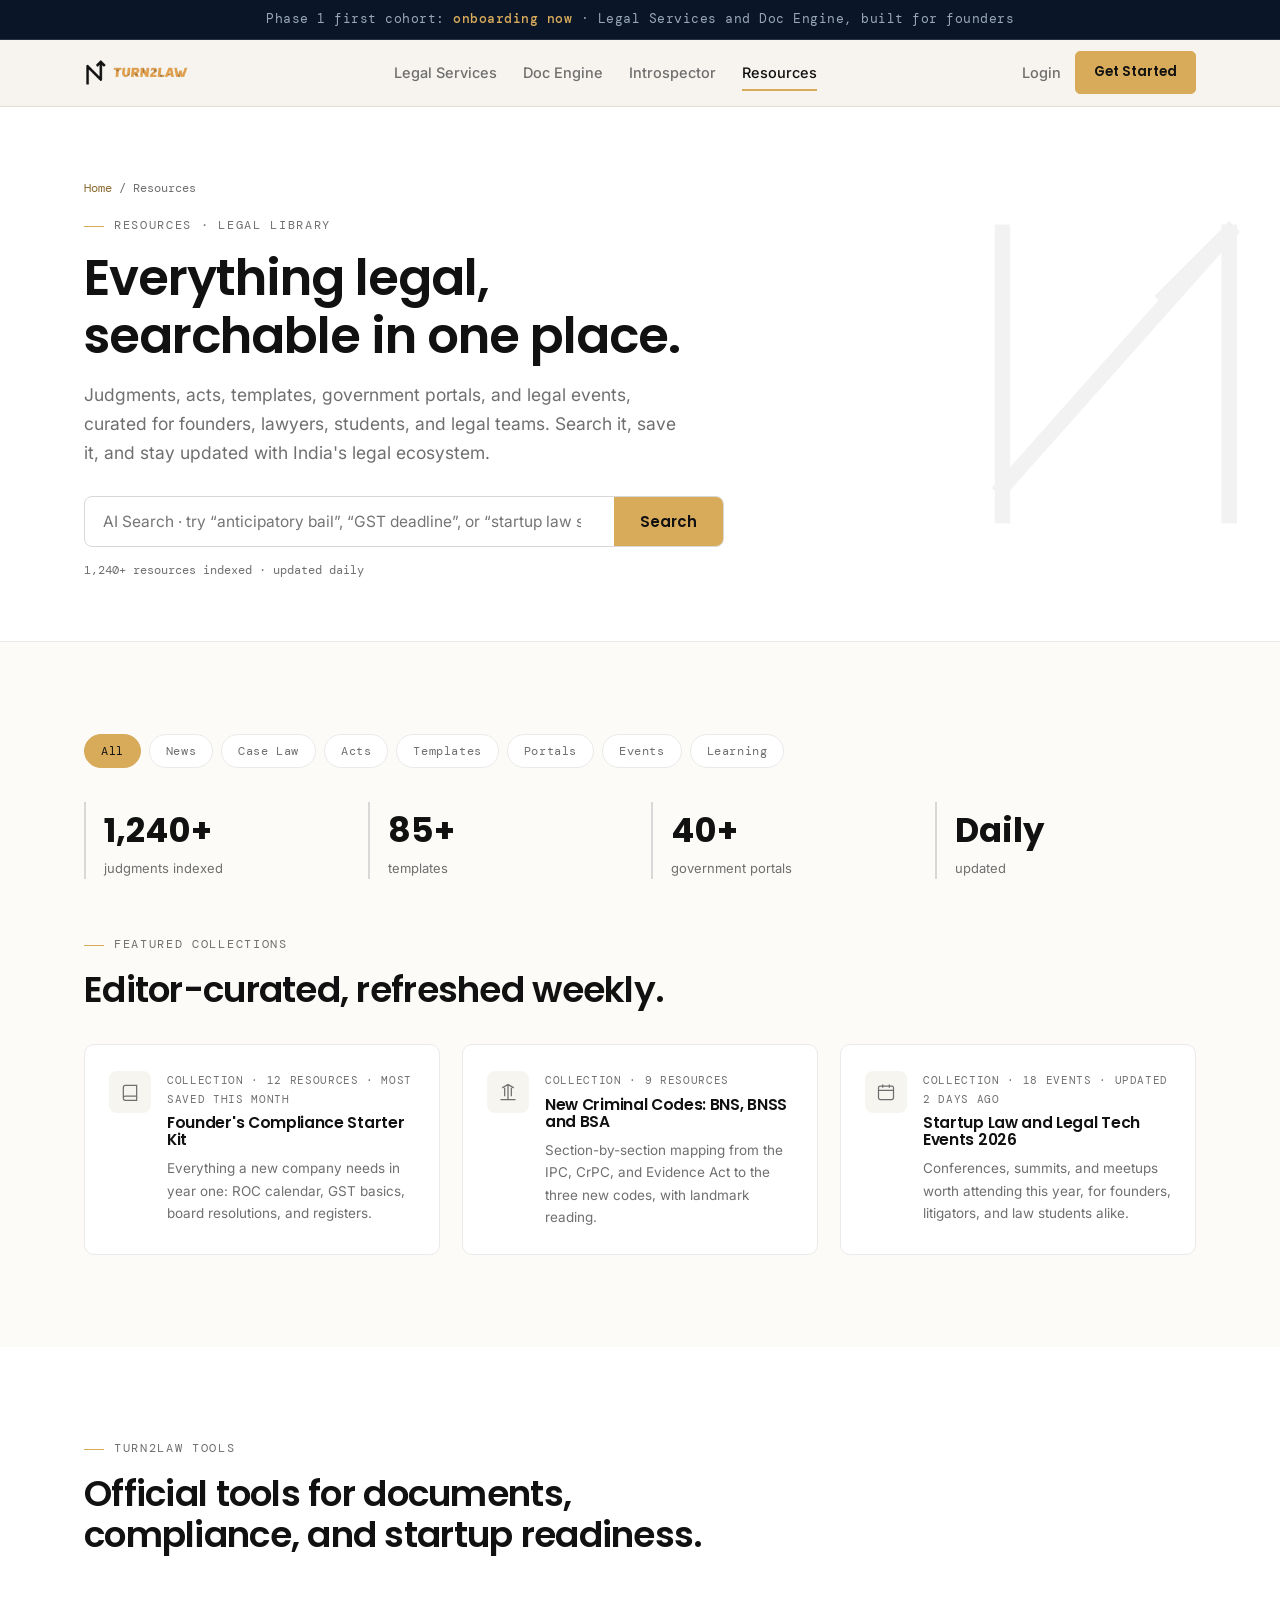
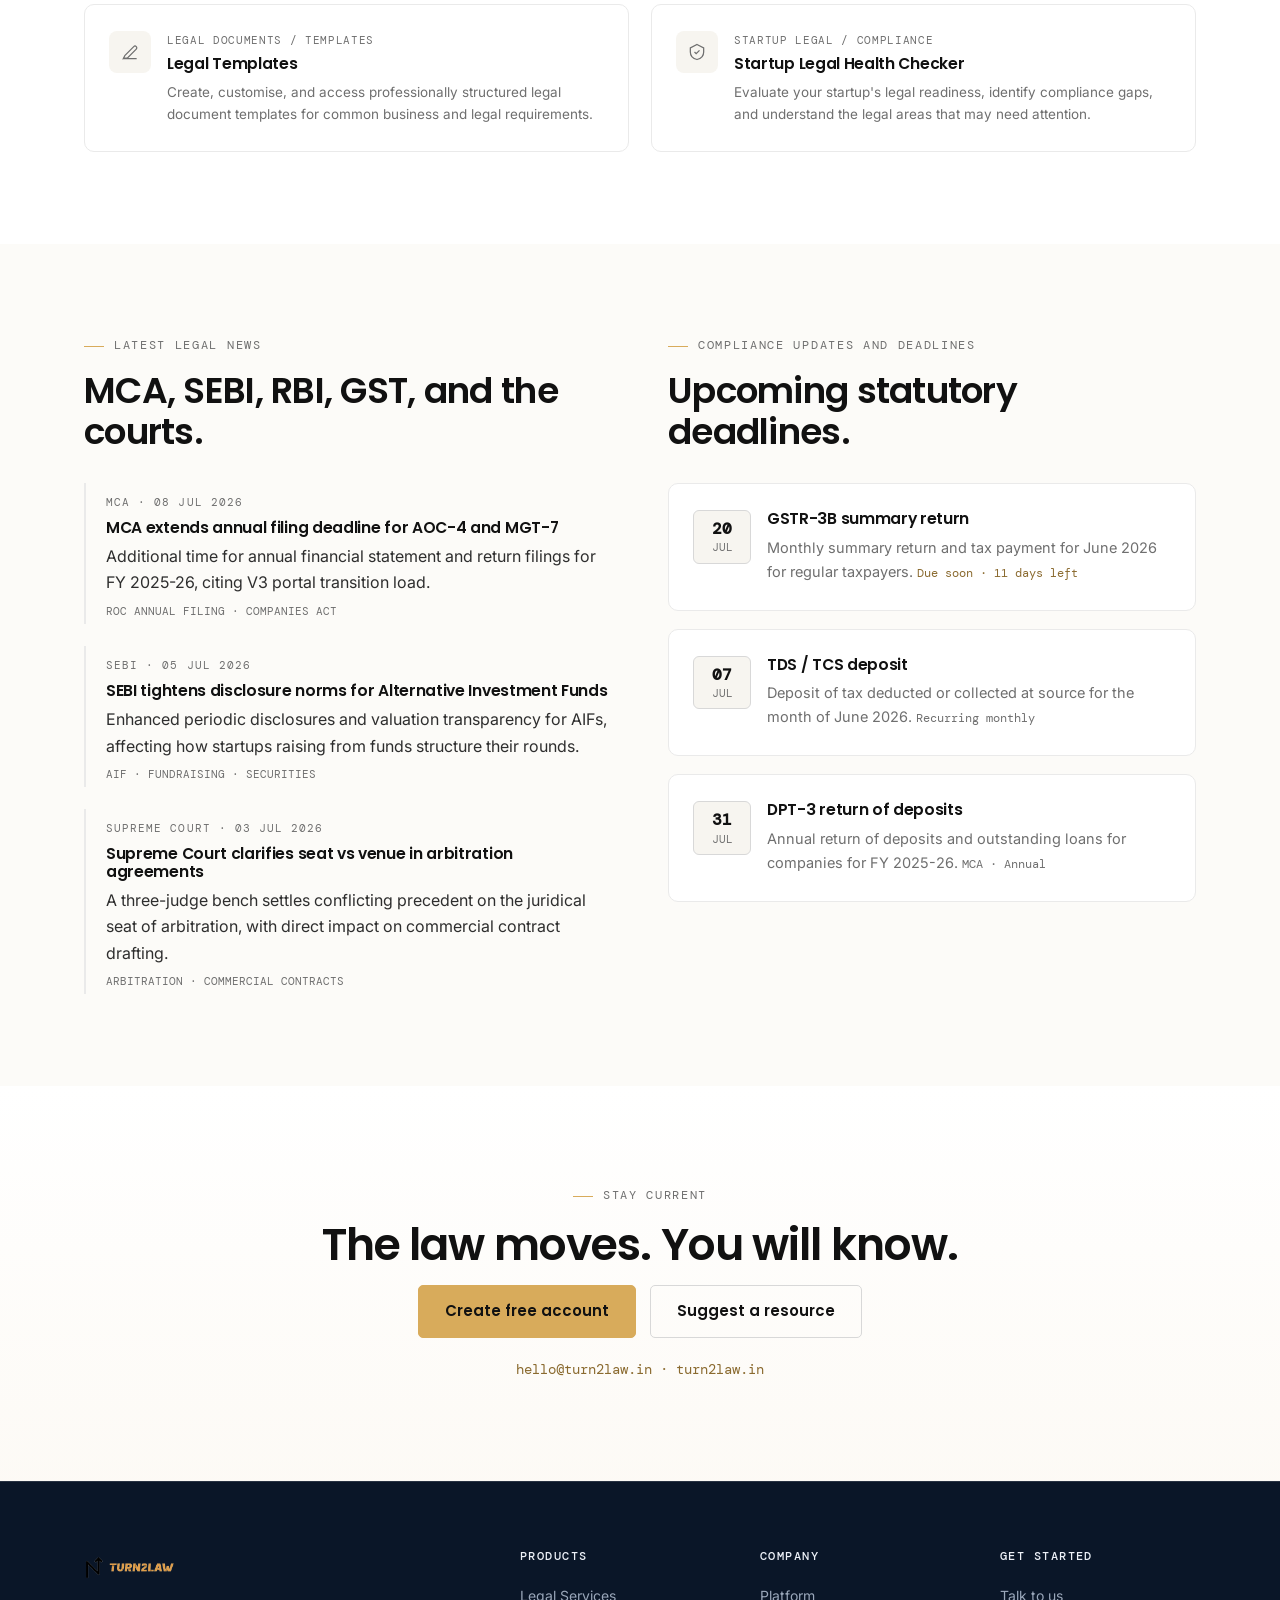
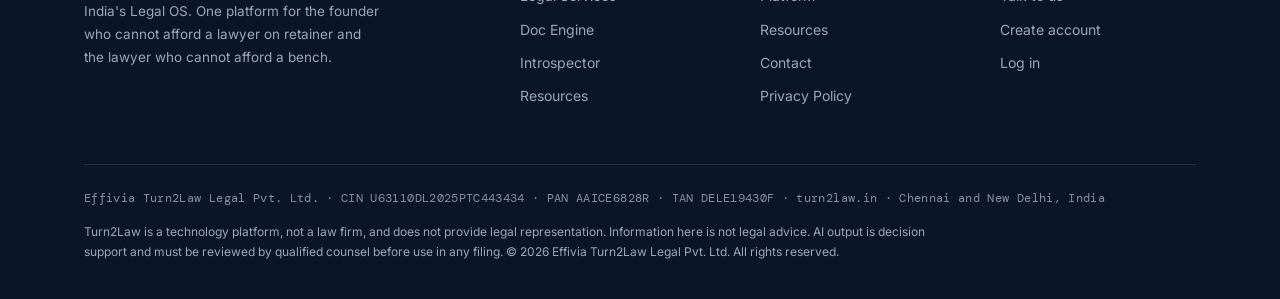
<file: resources.html>
<!DOCTYPE html>
<html lang="en">
<head>
<meta charset="UTF-8">
<meta name="viewport" content="width=device-width, initial-scale=1.0">
<meta name="color-scheme" content="light">
<title>Resources · Turn2Law</title>
<meta name="description" content="Everything legal, searchable in one place. Judgments, acts, templates, government portals, and legal events for founders and lawyers.">
<link rel="icon" href="data:image/svg+xml,%3Csvg xmlns='http://www.w3.org/2000/svg' viewBox='0 0 24 24'%3E%3Cpath d='M3 22V2M3 20L19 2M19 22V2M14.5 6.5L19 2' fill='none' stroke='%23D8AB5B' stroke-width='2.4' stroke-linecap='square'/%3E%3C/svg%3E">
<link rel="preconnect" href="https://fonts.googleapis.com">
<link rel="preconnect" href="https://fonts.gstatic.com" crossorigin>
<link href="https://fonts.googleapis.com/css2?family=Poppins:wght@600;700&family=Inter:wght@400;500;600&family=DM+Mono:wght@400;500&display=swap" rel="stylesheet">
<link rel="stylesheet" href="assets.css">
</head>
<body>
<a class="skip" href="#main">Skip to content</a>

<div class="announce">Phase 1 first cohort: <b>onboarding now</b> · Legal Services and Doc Engine, built for founders</div>

<nav class="nav" id="nav">
  <div class="wrap nav-inner">
    <a class="logo" href="index.html">
      <img src="logo-light.png" alt="Turn2Law">
    </a>
    <div class="nav-links">
      <a href="legal-services.html">Legal Services</a>
      <a href="docengine.html">Doc Engine</a>
      <a href="introspector.html">Introspector</a>
      <a href="resources.html" aria-current="page">Resources</a>
    </div>
    <div class="nav-right">
      <a class="login" href="login.html">Login</a>
      <a class="btn btn-gold btn-sm" href="signup.html">Get Started</a>
      <button class="burger" id="burger" aria-label="Menu"><svg viewBox="0 0 24 24" fill="none" stroke-width="1.8"><path d="M3 6h18M3 12h18M3 18h18"/></svg></button>
    </div>
  </div>
  <div class="mobile-menu" id="mmenu">
    <a href="legal-services.html">Legal Services</a>
    <a href="docengine.html">Doc Engine</a>
    <a href="introspector.html">Introspector</a>
    <a href="resources.html">Resources</a>
    <a href="login.html">Login</a>
    <a href="signup.html">Get Started</a>
  </div>
</nav>

<main id="main">

<header class="page-hero">
  <svg class="hero-watermark" viewBox="0 0 24 24" aria-hidden="true"><path d="M3 22V2M3 20L19 2M19 22V2M14.5 6.5L19 2" fill="none" stroke="currentColor" stroke-width="1.1" stroke-linecap="square"/></svg>
  <div class="wrap">
    <div class="crumbs"><a href="index.html">Home</a> / Resources</div>
    <div class="eyebrow">Resources · Legal Library</div>
    <h1>Everything legal, searchable in one place.</h1>
    <p class="sub">Judgments, acts, templates, government portals, and legal events, curated for founders, lawyers, students, and legal teams. Search it, save it, and stay updated with India's legal ecosystem.</p>
    <div class="searchbar" style="margin-bottom:14px">
      <input type="search" placeholder="AI Search · try &#8220;anticipatory bail&#8221;, &#8220;GST deadline&#8221;, or &#8220;startup law summit&#8221;" aria-label="Search resources">
      <button class="btn btn-gold">Search</button>
    </div>
    <p class="mono" style="font-size:12px;color:var(--muted)">1,240+ resources indexed · updated daily</p>
  </div>
</header>

<section class="section soft" id="library">
  <div class="wrap">
    <div class="pill-filter reveal">
      <button class="pill active" data-filter="all">All</button>
      <button class="pill" data-filter="news">News</button>
      <button class="pill" data-filter="case">Case Law</button>
      <button class="pill" data-filter="acts">Acts</button>
      <button class="pill" data-filter="templates">Templates</button>
      <button class="pill" data-filter="portals">Portals</button>
      <button class="pill" data-filter="events">Events</button>
      <button class="pill" data-filter="learning">Learning</button>
    </div>
    <div class="grid-4 reveal" style="margin-bottom:56px">
      <div class="stat"><div class="v">1,240+</div><div class="l">judgments indexed</div></div>
      <div class="stat"><div class="v">85+</div><div class="l">templates</div></div>
      <div class="stat"><div class="v">40+</div><div class="l">government portals</div></div>
      <div class="stat"><div class="v">Daily</div><div class="l">updated</div></div>
    </div>

    <div class="section-head reveal" style="margin-bottom:34px">
      <div class="eyebrow">Featured collections</div>
      <h2>Editor-curated, refreshed weekly.</h2>
    </div>
    <div class="grid-3">
      <div class="card res-card reveal" data-cat="templates compliance">
        <div class="ic"><svg viewBox="0 0 24 24" fill="none" stroke-width="1.5"><path d="M4 19.5A2.5 2.5 0 0 1 6.5 17H20V4H6.5A2.5 2.5 0 0 0 4 6.5z"/><path d="M4 19.5A2.5 2.5 0 0 0 6.5 22H20v-5"/></svg></div>
        <div><div class="meta">Collection · 12 resources · Most saved this month</div><h3>Founder's Compliance Starter Kit</h3><p>Everything a new company needs in year one: ROC calendar, GST basics, board resolutions, and registers.</p></div>
      </div>
      <div class="card res-card reveal" data-cat="case acts">
        <div class="ic"><svg viewBox="0 0 24 24" fill="none" stroke-width="1.5"><path d="M12 3v18M5 7l7-4 7 4M3 21h18M8 7v10M16 7v10"/></svg></div>
        <div><div class="meta">Collection · 9 resources</div><h3>New Criminal Codes: BNS, BNSS and BSA</h3><p>Section-by-section mapping from the IPC, CrPC, and Evidence Act to the three new codes, with landmark reading.</p></div>
      </div>
      <div class="card res-card reveal" data-cat="events">
        <div class="ic"><svg viewBox="0 0 24 24" fill="none" stroke-width="1.5"><rect x="3" y="5" width="18" height="16" rx="2"/><path d="M8 3v4M16 3v4M3 10h18"/></svg></div>
        <div><div class="meta">Collection · 18 events · Updated 2 days ago</div><h3>Startup Law and Legal Tech Events 2026</h3><p>Conferences, summits, and meetups worth attending this year, for founders, litigators, and law students alike.</p></div>
      </div>
    </div>
  </div>
</section>

<section class="section" id="tools">
  <div class="wrap">
    <div class="section-head reveal">
      <div class="eyebrow">Turn2Law tools</div>
      <h2>Official tools for documents, compliance, and startup readiness.</h2>
    </div>
    <div class="grid-2">
      <a class="card res-card reveal" href="docengine.html" data-cat="templates">
        <div class="ic"><svg viewBox="0 0 24 24" fill="none" stroke-width="1.5"><path d="M4 20h16M6 16l10.5-10.5a2.1 2.1 0 0 1 3 3L9 19l-5 1z"/></svg></div>
        <div><div class="meta">Legal documents / Templates</div><h3>Legal Templates</h3><p>Create, customise, and access professionally structured legal document templates for common business and legal requirements.</p></div>
      </a>
      <a class="card res-card reveal" href="legal-services.html" data-cat="compliance">
        <div class="ic"><svg viewBox="0 0 24 24" fill="none" stroke-width="1.5"><path d="M12 3l8 4v5c0 5-3.5 8-8 9-4.5-1-8-4-8-9V7z"/><path d="M9 12l2 2 4-4"/></svg></div>
        <div><div class="meta">Startup legal / Compliance</div><h3>Startup Legal Health Checker</h3><p>Evaluate your startup's legal readiness, identify compliance gaps, and understand the legal areas that may need attention.</p></div>
      </a>
    </div>
  </div>
</section>

<section class="section soft">
  <div class="wrap">
    <div class="grid-2" style="gap:56px">
      <div>
        <div class="section-head reveal" style="margin-bottom:30px">
          <div class="eyebrow">Latest legal news</div>
          <h2>MCA, SEBI, RBI, GST, and the courts.</h2>
        </div>
        <div class="news-item reveal" data-cat="news compliance">
          <span class="k">MCA · 08 Jul 2026</span>
          <h3>MCA extends annual filing deadline for AOC-4 and MGT-7</h3>
          <p>Additional time for annual financial statement and return filings for FY 2025-26, citing V3 portal transition load.</p>
          <p class="mono" style="font-size:11px;color:var(--muted);margin-top:6px">ROC ANNUAL FILING · COMPANIES ACT</p>
        </div>
        <div class="news-item reveal" data-cat="news" style="margin-top:22px">
          <span class="k">SEBI · 05 Jul 2026</span>
          <h3>SEBI tightens disclosure norms for Alternative Investment Funds</h3>
          <p>Enhanced periodic disclosures and valuation transparency for AIFs, affecting how startups raising from funds structure their rounds.</p>
          <p class="mono" style="font-size:11px;color:var(--muted);margin-top:6px">AIF · FUNDRAISING · SECURITIES</p>
        </div>
        <div class="news-item reveal" data-cat="news case" style="margin-top:22px">
          <span class="k">Supreme Court · 03 Jul 2026</span>
          <h3>Supreme Court clarifies seat vs venue in arbitration agreements</h3>
          <p>A three-judge bench settles conflicting precedent on the juridical seat of arbitration, with direct impact on commercial contract drafting.</p>
          <p class="mono" style="font-size:11px;color:var(--muted);margin-top:6px">ARBITRATION · COMMERCIAL CONTRACTS</p>
        </div>
      </div>
      <div>
        <div class="section-head reveal" style="margin-bottom:30px">
          <div class="eyebrow">Compliance updates and deadlines</div>
          <h2>Upcoming statutory deadlines.</h2>
        </div>
        <div class="card reveal" style="margin-bottom:18px" data-cat="compliance">
          <div class="deadline">
            <div class="date"><b>20</b>JUL</div>
            <div><h3 style="font-size:15.5px">GSTR-3B summary return</h3><p>Monthly summary return and tax payment for June 2026 for regular taxpayers. <span class="mono" style="color:var(--gold-ink);font-size:11.5px">Due soon · 11 days left</span></p></div>
          </div>
        </div>
        <div class="card reveal" style="margin-bottom:18px" data-cat="compliance">
          <div class="deadline">
            <div class="date"><b>07</b>JUL</div>
            <div><h3 style="font-size:15.5px">TDS / TCS deposit</h3><p>Deposit of tax deducted or collected at source for the month of June 2026. <span class="mono" style="color:var(--muted);font-size:11.5px">Recurring monthly</span></p></div>
          </div>
        </div>
        <div class="card reveal" data-cat="compliance">
          <div class="deadline">
            <div class="date"><b>31</b>JUL</div>
            <div><h3 style="font-size:15.5px">DPT-3 return of deposits</h3><p>Annual return of deposits and outstanding loans for companies for FY 2025-26. <span class="mono" style="color:var(--muted);font-size:11.5px">MCA · Annual</span></p></div>
          </div>
        </div>
      </div>
    </div>
  </div>
</section>

<section class="cta-band">
  <div class="wrap">
    <div class="eyebrow" style="justify-content:center">Stay current</div>
    <h2>The law moves. You will know.</h2>
    <div class="hero-ctas">
      <a class="btn btn-gold" href="signup.html">Create free account</a>
      <a class="btn btn-ghost" href="mailto:hello@turn2law.in?subject=Resources">Suggest a resource</a>
    </div>
    <div class="mail">hello@turn2law.in · turn2law.in</div>
  </div>
</section>
</main>

<footer>
  <div class="wrap">
    <div class="foot-grid">
      <div class="foot-brand">
        <a class="logo" href="index.html">
          <img src="logo-band.png" alt="Turn2Law">
        </a>
        <p>India's Legal OS. One platform for the founder who cannot afford a lawyer on retainer and the lawyer who cannot afford a bench.</p>
      </div>
      <div>
        <h4>Products</h4>
        <a href="legal-services.html">Legal Services</a>
        <a href="docengine.html">Doc Engine</a>
        <a href="introspector.html">Introspector</a>
        <a href="resources.html">Resources</a>
      </div>
      <div>
        <h4>Company</h4>
        <a href="index.html#products">Platform</a>
        <a href="resources.html">Resources</a>
        <a href="index.html#contact">Contact</a>
        <a href="privacy.html">Privacy Policy</a>
      </div>
      <div>
        <h4>Get started</h4>
        <a href="mailto:hello@turn2law.in">Talk to us</a>
        <a href="signup.html">Create account</a>
        <a href="login.html">Log in</a>
      </div>
    </div>
    <div class="statutory">Effivia Turn2Law Legal Pvt. Ltd. · CIN U63110DL2025PTC443434 · PAN AAICE6828R · TAN DELE19430F · turn2law.in · Chennai and New Delhi, India</div>
    <p class="disclaimer">Turn2Law is a technology platform, not a law firm, and does not provide legal representation. Information here is not legal advice. AI output is decision support and must be reviewed by qualified counsel before use in any filing. © 2026 Effivia Turn2Law Legal Pvt. Ltd. All rights reserved.</p>
  </div>
</footer>

<script src="assets.js"></script>
</body>
</html>
</file>
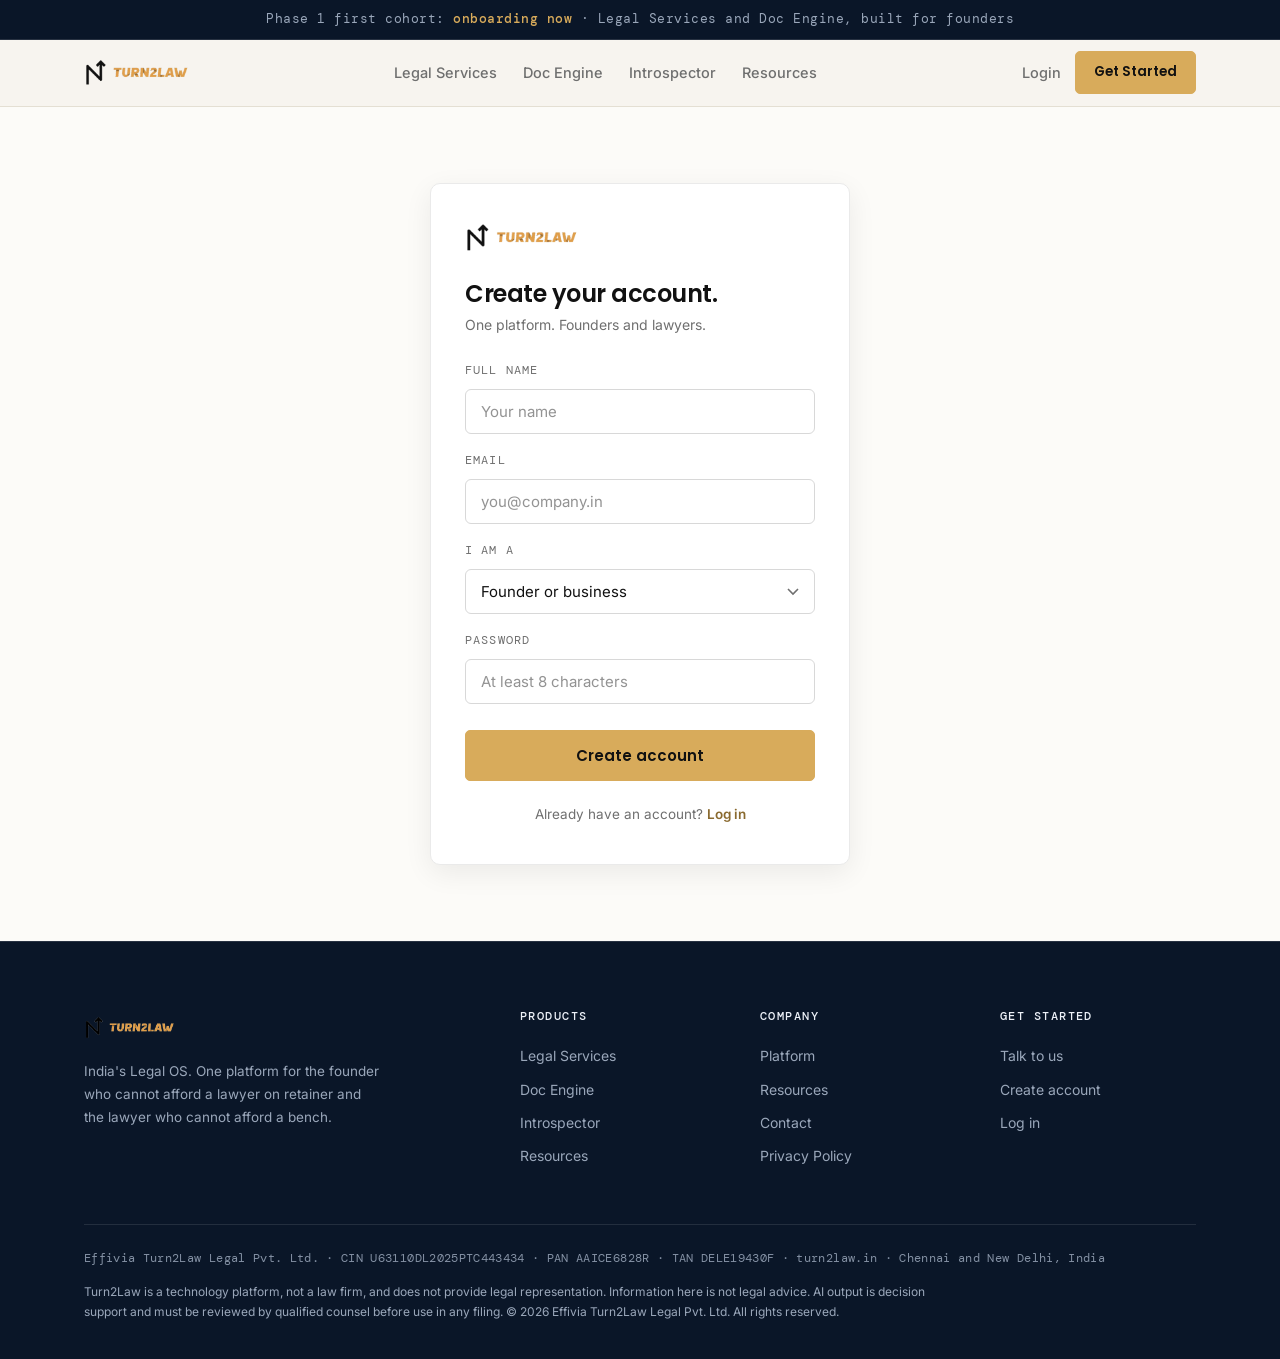
<file: signup.html>
<!DOCTYPE html>
<html lang="en">
<head>
<meta charset="UTF-8">
<meta name="viewport" content="width=device-width, initial-scale=1.0">
<meta name="color-scheme" content="light">
<title>Get Started · Turn2Law</title>
<meta name="description" content="Create your Turn2Law account. One platform for founders and lawyers.">
<link rel="icon" href="data:image/svg+xml,%3Csvg xmlns='http://www.w3.org/2000/svg' viewBox='0 0 24 24'%3E%3Cpath d='M3 22V2M3 20L19 2M19 22V2M14.5 6.5L19 2' fill='none' stroke='%23D8AB5B' stroke-width='2.4' stroke-linecap='square'/%3E%3C/svg%3E">
<link rel="preconnect" href="https://fonts.googleapis.com">
<link rel="preconnect" href="https://fonts.gstatic.com" crossorigin>
<link href="https://fonts.googleapis.com/css2?family=Poppins:wght@600;700&family=Inter:wght@400;500;600&family=DM+Mono:wght@400;500&display=swap" rel="stylesheet">
<link rel="stylesheet" href="assets.css">
</head>
<body>
<a class="skip" href="#main">Skip to content</a>

<div class="announce">Phase 1 first cohort: <b>onboarding now</b> · Legal Services and Doc Engine, built for founders</div>

<nav class="nav" id="nav">
  <div class="wrap nav-inner">
    <a class="logo" href="index.html">
      <img src="logo-light.png" alt="Turn2Law">
    </a>
    <div class="nav-links">
      <a href="legal-services.html">Legal Services</a>
      <a href="docengine.html">Doc Engine</a>
      <a href="introspector.html">Introspector</a>
      <a href="resources.html">Resources</a>
    </div>
    <div class="nav-right">
      <a class="login" href="login.html">Login</a>
      <a class="btn btn-gold btn-sm" href="signup.html">Get Started</a>
      <button class="burger" id="burger" aria-label="Menu"><svg viewBox="0 0 24 24" fill="none" stroke-width="1.8"><path d="M3 6h18M3 12h18M3 18h18"/></svg></button>
    </div>
  </div>
  <div class="mobile-menu" id="mmenu">
    <a href="legal-services.html">Legal Services</a>
    <a href="docengine.html">Doc Engine</a>
    <a href="introspector.html">Introspector</a>
    <a href="resources.html">Resources</a>
    <a href="login.html">Login</a>
    <a href="signup.html">Get Started</a>
  </div>
</nav>

<main id="main">

<div class="auth-wrap">
  <div class="auth-card">
    <a class="logo" href="index.html" style="margin-bottom:26px">
      <img src="logo-light.png" alt="Turn2Law" style="height:32px">
    </a>
    <h1>Create your account.</h1>
    <p class="sub">One platform. Founders and lawyers.</p>
    <form onsubmit="return false">
      <div class="field"><label for="nm">Full name</label><input class="input" id="nm" type="text" placeholder="Your name" autocomplete="name"></div>
      <div class="field"><label for="em">Email</label><input class="input" id="em" type="email" placeholder="you@company.in" autocomplete="email"></div>
      <div class="field"><label for="rl">I am a</label><select class="select" id="rl"><option>Founder or business</option><option>Lawyer or law student</option><option>Just exploring</option></select></div>
      <div class="field"><label for="pw">Password</label><input class="input" id="pw" type="password" placeholder="At least 8 characters" autocomplete="new-password"></div>
      <button class="btn btn-gold" style="width:100%;margin-top:8px" type="submit">Create account</button>
    </form>
    <div class="auth-alt">Already have an account? <a href="login.html">Log in</a></div>
  </div>
</div>
</main>

<footer>
  <div class="wrap">
    <div class="foot-grid">
      <div class="foot-brand">
        <a class="logo" href="index.html">
          <img src="logo-band.png" alt="Turn2Law">
        </a>
        <p>India's Legal OS. One platform for the founder who cannot afford a lawyer on retainer and the lawyer who cannot afford a bench.</p>
      </div>
      <div>
        <h4>Products</h4>
        <a href="legal-services.html">Legal Services</a>
        <a href="docengine.html">Doc Engine</a>
        <a href="introspector.html">Introspector</a>
        <a href="resources.html">Resources</a>
      </div>
      <div>
        <h4>Company</h4>
        <a href="index.html#products">Platform</a>
        <a href="resources.html">Resources</a>
        <a href="index.html#contact">Contact</a>
        <a href="privacy.html">Privacy Policy</a>
      </div>
      <div>
        <h4>Get started</h4>
        <a href="mailto:hello@turn2law.in">Talk to us</a>
        <a href="signup.html">Create account</a>
        <a href="login.html">Log in</a>
      </div>
    </div>
    <div class="statutory">Effivia Turn2Law Legal Pvt. Ltd. · CIN U63110DL2025PTC443434 · PAN AAICE6828R · TAN DELE19430F · turn2law.in · Chennai and New Delhi, India</div>
    <p class="disclaimer">Turn2Law is a technology platform, not a law firm, and does not provide legal representation. Information here is not legal advice. AI output is decision support and must be reviewed by qualified counsel before use in any filing. © 2026 Effivia Turn2Law Legal Pvt. Ltd. All rights reserved.</p>
  </div>
</footer>

<script src="assets.js"></script>
</body>
</html>
</file>
<file: assets.css>
/* ============================================================
   Turn2Law redesign · design system
   Gold on white, nothing louder. Light / Dark / Auto themes.
   Every colour flows through a token. No hardcoded values in
   components, so dark mode can never desync from light mode.
   ============================================================ */

:root{
  /* brand constants */
  --font-head:'Poppins','Manrope',system-ui,sans-serif;
  --font-body:'Inter','Manrope',system-ui,sans-serif;
  --font-mono:'DM Mono','Manrope',ui-monospace,monospace;
  --r:6px;
  --r-lg:10px;

  /* light theme (default) */
  --bg:#FFFFFF;
  --bg-soft:#FCFBF8;
  --surface:#FFFFFF;
  --surface-2:#F7F5F0;
  --surface-3:#F1EDE3;
  --ink:#111111;
  --text:#2E2E2E;
  --muted:#6F6F6F;
  --line:#EAEAEA;
  --line-strong:#D8D8D8;
  --gold:#D8AB5B;
  --gold-hover:#C9973F;
  --gold-ink:#8A6A2F;
  --gold-soft:rgba(216,171,91,.13);
  --gold-line:rgba(216,171,91,.4);
  --navy:#0A1628;
  --cream:#F7F4EE;
  --hair:#E4DFD3;
  --band-bg:#0A1628;
  --band-bg-2:#0D1D34;
  --band-text:#EDF1F8;
  --band-muted:#9AA7BA;
  --band-line:rgba(255,255,255,.12);
  --band-gold:#D8AB5B;
  --on-gold:#111111;
  --shadow:0 8px 28px rgba(17,17,17,.07);
  --shadow-lg:0 18px 44px rgba(17,17,17,.10);
  --watermark:rgba(17,17,17,.05);
  --focus:rgba(216,171,91,.45);
  --ok:#2F7D4F;
  --ok-bg:rgba(47,125,79,.1);
}

*{margin:0;padding:0;box-sizing:border-box}
html{scroll-behavior:smooth}
body{
  font-family:var(--font-body);background:var(--bg);color:var(--text);
  line-height:1.65;font-size:16px;-webkit-font-smoothing:antialiased;
}
h1,h2,h3,h4{font-family:var(--font-head);font-weight:600;letter-spacing:-.02em;line-height:1.15;color:var(--ink)}
a{color:inherit;text-decoration:none}
svg{display:block}
.wrap{max-width:1160px;margin:0 auto;padding:0 24px}
.mono{font-family:var(--font-mono)}
::selection{background:var(--gold);color:var(--on-gold)}
:focus-visible{outline:2px solid var(--focus);outline-offset:2px;border-radius:3px}

/* ---------- primitives ---------- */
.eyebrow{font-family:var(--font-mono);font-size:12px;letter-spacing:.14em;text-transform:uppercase;color:var(--muted);margin-bottom:14px;display:flex;align-items:center;gap:10px}
.eyebrow::before{content:"";width:20px;height:1px;background:var(--gold);flex-shrink:0}
.section{padding:92px 0}
.section.soft{background:var(--bg-soft)}
.section-head{max-width:660px;margin-bottom:48px}
.section-head h2{font-size:clamp(25px,3.4vw,36px);margin-bottom:12px}
.section-head p{color:var(--muted);font-size:17px}

.btn{display:inline-flex;align-items:center;justify-content:center;gap:10px;font-family:var(--font-head);font-weight:600;font-size:15px;padding:13px 26px;border-radius:5px;transition:.18s ease;cursor:pointer;border:1px solid transparent}
.btn svg{width:15px;height:15px;flex-shrink:0}
.btn-gold{background:var(--gold);color:var(--on-gold);border-color:var(--gold)}
.btn-gold:hover{background:var(--gold-hover);border-color:var(--gold-hover);transform:translateY(-1px)}
.btn-ghost{background:transparent;color:var(--ink);border-color:var(--line-strong)}
.btn-ghost:hover{border-color:var(--ink);background:var(--surface-2)}
.btn-white{background:var(--band-text);color:#0A1628;border-color:var(--band-text)}
.btn-white:hover{background:var(--band-gold);border-color:var(--band-gold)}
.btn-ink{background:#141414;color:#FFFFFF;border-color:#141414;border-radius:2px}
.btn-ink:hover{background:#000000;border-color:#000000;transform:translateY(-1px)}
.btn-outline{background:transparent;color:var(--ink);border-color:#141414;border-radius:2px}
.btn-outline:hover{background:#141414;color:#FFFFFF}
.btn-sm{padding:9px 18px;font-size:13.5px}

.card{background:var(--surface);border:1px solid var(--line);border-radius:var(--r-lg);padding:26px 24px;transition:border-color .2s,transform .2s,box-shadow .2s}
.card:hover{border-color:var(--gold-line);transform:translateY(-3px);box-shadow:var(--shadow)}
.card h3{font-size:17px;margin-bottom:8px}
.card p{font-size:14.5px;color:var(--muted)}

.chip{display:inline-flex;align-items:center;gap:7px;font-family:var(--font-mono);font-size:11.5px;letter-spacing:.04em;color:var(--muted);background:var(--surface-2);border:1px solid var(--line);border-radius:4px;padding:4px 10px}
.chip-gold{color:var(--gold-ink);background:var(--gold-soft);border-color:var(--gold-line)}
.tag{display:inline-block;font-family:var(--font-mono);font-size:10.5px;letter-spacing:.1em;text-transform:uppercase;color:var(--muted);border:1px solid var(--line);border-radius:99px;padding:4px 11px}

.grid-2{display:grid;grid-template-columns:1fr 1fr;gap:22px}
.grid-3{display:grid;grid-template-columns:repeat(3,1fr);gap:22px}
.grid-4{display:grid;grid-template-columns:repeat(4,1fr);gap:22px}

/* ---------- announcement + nav ---------- */
.announce{background:var(--band-bg);color:var(--band-muted);font-family:var(--font-mono);font-size:12.5px;letter-spacing:.04em;text-align:center;padding:9px 16px;border-bottom:1px solid var(--band-line)}
.announce b{color:var(--band-gold);font-weight:500}

.nav{position:sticky;top:0;z-index:70;background:#F7F4EE;background:color-mix(in srgb,#F7F4EE 92%,transparent);backdrop-filter:blur(12px);border-bottom:1px solid var(--hair);transition:border-color .2s}
.nav.scrolled{border-bottom-color:var(--hair)}
.nav-inner{display:flex;align-items:center;justify-content:space-between;height:66px;gap:18px}
.logo{display:inline-flex;align-items:center;gap:0;color:var(--ink)}
.logo img{height:30px;width:auto;display:block}
footer .logo img{height:26px}
.nav-links{display:flex;align-items:center;gap:26px;font-size:14.5px;font-weight:500}
.nav-links a{color:var(--muted);transition:color .15s}
.nav-links a:hover,.nav-links a[aria-current="page"]{color:var(--ink)}
.nav-links a[aria-current="page"]{position:relative}
.nav-links a[aria-current="page"]::after{content:"";position:absolute;left:0;right:0;bottom:-6px;height:2px;background:var(--gold)}
.nav-right{display:flex;align-items:center;gap:14px}
.nav-right .login{font-size:14.5px;font-weight:500;color:var(--muted)}
.nav-right .login:hover{color:var(--ink)}

.burger{display:none;background:none;border:1px solid var(--line);border-radius:6px;cursor:pointer;padding:8px}
.burger svg{width:20px;height:20px;stroke:var(--ink)}
.mobile-menu{display:none;flex-direction:column;padding:10px 24px 18px;border-top:1px solid var(--line);background:var(--bg)}
.mobile-menu a{padding:11px 0;font-size:15px;font-weight:500;color:var(--ink);border-bottom:1px solid var(--line)}
.mobile-menu.open{display:flex}

/* ---------- hero (classical clarity, full-bleed) ---------- */
.hero{
  position:relative;display:flex;align-items:center;min-height:92vh;
  background:
    linear-gradient(90deg,rgba(250,248,244,.97) 0%,rgba(250,248,244,.93) 36%,rgba(250,248,244,.62) 62%,rgba(250,248,244,.16) 100%),
    url('hero-columns.png');
  background-size:cover;background-position:center right;background-repeat:no-repeat;
}
.hero-inner{position:relative;padding:72px 0 64px}
.hero-copy{max-width:640px}
.hero-copy .eyebrow{color:var(--muted)}
.hero-copy .eyebrow::after{content:"";width:44px;height:1px;background:var(--gold);margin-left:4px}
.hero-serif{font-family:'Playfair Display',Georgia,'Times New Roman',serif;font-weight:500;letter-spacing:-.015em;line-height:1.08;font-size:clamp(38px,5.6vw,68px);color:#141414;margin-bottom:24px}
.hero-serif .gold{color:#B8934E}
.hero .sub{font-size:17px;color:var(--muted);max-width:520px;margin-bottom:34px;line-height:1.7}
.hero-ctas{display:flex;gap:22px;flex-wrap:wrap;align-items:center;margin-bottom:0}
.hero-link{font-family:var(--font-head);font-weight:600;font-size:15px;color:var(--gold-ink);display:inline-flex;align-items:center;gap:8px}
.hero-link:hover{color:#8A6A2F;text-decoration:underline;text-underline-offset:4px}
.hero-link svg{width:15px;height:15px}
.hero-pills{display:flex;gap:10px;flex-wrap:wrap;margin-bottom:30px}
.hero-pills a{font-family:var(--font-mono);font-size:11px;letter-spacing:.12em;text-transform:uppercase;color:var(--ink);background:rgba(255,255,255,.78);border:1px solid var(--hair);border-radius:99px;padding:8px 16px;backdrop-filter:blur(6px);transition:.15s}
.hero-pills a:hover{border-color:var(--gold);color:var(--gold-ink)}
/* legacy hero fallback (subpages keep the simple hero) */
.page-hero{position:relative;overflow:hidden;background:var(--bg)}
.hero-watermark{position:absolute;right:-20px;top:34%;transform:translateY(-50%);width:400px;height:400px;opacity:1;pointer-events:none;color:var(--watermark)}
h1.hero-title{font-size:clamp(34px,5vw,58px);max-width:700px;margin-bottom:20px}
.hero .sub{font-size:18.5px;color:var(--muted);max-width:580px;margin-bottom:34px}
.hero-ctas{display:flex;gap:14px;flex-wrap:wrap;margin-bottom:40px}

/* client marquee */
.marquee{border-top:1px solid var(--line);border-bottom:1px solid var(--line);padding:22px 0;background:var(--bg-soft);overflow:hidden}
.marquee .label{font-family:var(--font-mono);font-size:11px;letter-spacing:.14em;text-transform:uppercase;color:var(--muted);text-align:center;margin-bottom:12px}
.marquee-track{display:flex;gap:48px;width:max-content;animation:slide 26s linear infinite}
.marquee-track span{font-family:var(--font-mono);font-size:14px;letter-spacing:.06em;color:var(--ink);white-space:nowrap}
@keyframes slide{from{transform:translateX(0)}to{transform:translateX(-50%)}}
@media(prefers-reduced-motion:reduce){.marquee-track{animation:none}}

/* ---------- misc components ---------- */
.steps{display:grid;gap:0;counter-reset:st}
.step{display:grid;grid-template-columns:52px 1fr;gap:18px;padding:20px 0;border-bottom:1px solid var(--line)}
.step:last-child{border-bottom:0}
.step .n{font-family:var(--font-mono);font-size:12px;color:var(--muted);border:1px solid var(--line-strong);border-radius:99px;width:40px;height:40px;display:flex;align-items:center;justify-content:center;background:var(--surface-2)}
.step h3{font-size:16.5px;margin-bottom:5px}
.step p{font-size:14px;color:var(--muted)}

.flowline{display:flex;align-items:flex-start;gap:0;overflow-x:auto;padding:8px 0 16px}
.flow-node{flex:1;min-width:150px;position:relative;padding:0 14px 0 0}
.flow-node .dot{width:12px;height:12px;border-radius:99px;background:var(--surface);border:2px solid var(--line-strong);margin-bottom:14px;position:relative}
.flow-node:last-child .dot{background:var(--gold);border-color:var(--gold)}
.flow-node:not(:last-child) .dot::after{content:"";position:absolute;top:5px;left:16px;right:-100%;width:calc(100% + 86%);height:2px;background:var(--line)}
.flow-node h4{font-size:14.5px;font-family:var(--font-head);margin-bottom:4px;color:var(--ink)}
.flow-node p{font-size:12.5px;color:var(--muted);line-height:1.55}

.stat{text-align:left;border-left:2px solid var(--line-strong);padding-left:18px}
.stat .v{font-family:var(--font-head);font-weight:700;font-size:clamp(26px,3vw,34px);color:var(--ink)}
.stat .l{font-size:13px;color:var(--muted)}

.tbl{width:100%;border-collapse:collapse;font-size:14px}
.tbl th{font-family:var(--font-mono);font-size:11px;letter-spacing:.1em;text-transform:uppercase;text-align:left;padding:12px 14px;color:var(--ink);background:var(--surface-2);border-bottom:2px solid var(--line-strong)}
.tbl td{padding:13px 14px;border-bottom:1px solid var(--line);color:var(--muted);vertical-align:top}
.tbl td:first-child{color:var(--ink);font-weight:600}
.tbl-scroll{overflow-x:auto;border:1px solid var(--line);border-radius:var(--r-lg);padding:6px;background:var(--surface)}

.pill-filter{display:flex;gap:8px;flex-wrap:wrap;margin-bottom:34px}
.pill{font-family:var(--font-mono);font-size:12px;letter-spacing:.05em;padding:8px 16px;border-radius:99px;border:1px solid var(--line);color:var(--muted);cursor:pointer;background:var(--surface);transition:.15s}
.pill:hover{border-color:var(--gold-line);color:var(--gold-ink)}
.pill.active{background:var(--gold);border-color:var(--gold);color:var(--on-gold)}

.band{background:var(--band-bg);color:var(--band-muted);padding:84px 0;border-top:1px solid var(--band-line);border-bottom:1px solid var(--band-line)}
.band .eyebrow{color:var(--band-gold)}.band .eyebrow::before{background:var(--band-gold)}
.band h2{color:var(--band-text);font-size:clamp(25px,3.4vw,36px);max-width:640px;margin-bottom:14px}
.band p{max-width:560px;margin-bottom:30px;font-size:16px}
.band .card{background:var(--band-bg-2);border-color:var(--band-line);color:var(--band-muted)}
.band .card:hover{border-color:var(--band-gold);box-shadow:none}
.band .card h3,.band .card h4{color:var(--band-text)}
.band .card p{color:var(--band-muted)}

.cta-band{text-align:center;padding:100px 0;background:linear-gradient(180deg,var(--bg) 0%,rgba(216,171,91,.06) 100%)}
.cta-band h2{font-size:clamp(28px,4.2vw,44px);max-width:660px;margin:0 auto 14px}
.cta-band p{color:var(--muted);font-size:16.5px;margin-bottom:32px}
.cta-band .hero-ctas{justify-content:center;margin-bottom:20px}
.cta-band .mail{font-family:var(--font-mono);font-size:14px;color:var(--gold-ink)}

/* forms */
.field{margin-bottom:18px}
.field label{display:block;font-family:var(--font-mono);font-size:11.5px;letter-spacing:.1em;text-transform:uppercase;color:var(--muted);margin-bottom:8px}
.input,.select,.textarea{width:100%;background:var(--surface);border:1px solid var(--line-strong);border-radius:6px;padding:12px 15px;font-family:var(--font-body);font-size:15px;color:var(--ink);transition:border-color .15s}
.input::placeholder{color:var(--muted);opacity:.75}
.input:focus,.select:focus,.textarea:focus{outline:none;border-color:var(--gold)}
.select{appearance:none;background-image:url("data:image/svg+xml,%3Csvg xmlns='http://www.w3.org/2000/svg' width='12' height='8'%3E%3Cpath d='M1 1l5 5 5-5' fill='none' stroke='%236F6F6F' stroke-width='1.6'/%3E%3C/svg%3E");background-repeat:no-repeat;background-position:right 15px center}
option{background:var(--surface);color:var(--ink)}
.searchbar{display:flex;gap:0;max-width:640px;border:1px solid var(--line-strong);border-radius:8px;overflow:hidden;background:var(--surface)}
.searchbar input{flex:1;border:0;background:transparent;padding:15px 18px;font-size:15.5px;color:var(--ink);font-family:var(--font-body)}
.searchbar input:focus{outline:none}
.searchbar .btn{border-radius:0;border:0}

/* auth */
.auth-wrap{min-height:calc(100vh - 66px);display:flex;align-items:center;justify-content:center;padding:60px 24px;background:var(--bg-soft)}
.auth-card{width:100%;max-width:420px;background:var(--surface);border:1px solid var(--line);border-radius:var(--r-lg);padding:38px 34px;box-shadow:var(--shadow)}
.auth-card h1{font-size:24px;margin-bottom:6px}
.auth-card .sub{font-size:14px;color:var(--muted);margin-bottom:26px}
.auth-alt{margin-top:22px;text-align:center;font-size:13.5px;color:var(--muted)}
.auth-alt a{color:var(--gold-ink);font-weight:600}

/* doc/pro page hero */
.crumbs{font-family:var(--font-mono);font-size:12px;color:var(--muted);margin-bottom:18px}
.crumbs a{color:var(--gold-ink)}
.page-hero{padding:72px 0 60px;border-bottom:1px solid var(--line);position:relative;overflow:hidden}
.page-hero h1{font-size:clamp(30px,4.6vw,50px);max-width:640px;margin-bottom:16px}
.page-hero .sub{font-size:17.5px;color:var(--muted);max-width:600px;margin-bottom:28px}

/* wizard (doc engine tour) */
.wiz{display:grid;grid-template-columns:230px 1fr;gap:28px}
.wiz-rail{display:flex;flex-direction:column;gap:2px}
.wiz-step{display:flex;align-items:center;gap:12px;padding:11px 14px;border-radius:6px;font-size:13.5px;font-weight:500;color:var(--muted);cursor:pointer;border:1px solid transparent;text-align:left;background:none;font-family:var(--font-body);transition:.15s}
.wiz-step .n{font-family:var(--font-mono);font-size:11px;width:24px;height:24px;border-radius:99px;border:1px solid var(--line-strong);display:flex;align-items:center;justify-content:center;flex-shrink:0}
.wiz-step:hover{color:var(--ink);background:var(--surface-2)}
.wiz-step.active{color:var(--ink);background:var(--gold-soft);border-color:var(--gold-line)}
.wiz-step.active .n{background:var(--gold);border-color:var(--gold);color:var(--on-gold)}
.wiz-step.done{color:var(--gold-ink)}
.wiz-step.done .n{background:var(--surface-2);border-color:var(--gold-line);color:var(--gold-ink)}
.wiz-panel{background:var(--surface);border:1px solid var(--line);border-radius:var(--r-lg);padding:30px;min-height:340px}
.wiz-panel h3{font-size:19px;margin-bottom:6px}
.wiz-panel .hint{font-size:13.5px;color:var(--muted);margin-bottom:22px}
.wiz-nav{display:flex;justify-content:space-between;margin-top:24px;padding-top:18px;border-top:1px solid var(--line)}
.wiz-count{font-family:var(--font-mono);font-size:11.5px;letter-spacing:.1em;text-transform:uppercase;color:var(--muted)}

/* research demo card */
.demo-card{background:var(--surface);border:1px solid var(--line);border-radius:var(--r-lg);box-shadow:var(--shadow-lg);overflow:hidden}
.demo-bar{display:flex;align-items:center;gap:8px;padding:12px 18px;border-bottom:1px solid var(--line);background:var(--surface-2)}
.demo-bar .url{font-family:var(--font-mono);font-size:12px;color:var(--muted);flex:1}
.demo-bar .d{width:10px;height:10px;border-radius:99px;border:1px solid var(--line-strong)}
.demo-body{padding:26px}
.demo-q{font-family:var(--font-head);font-weight:600;font-size:16.5px;color:var(--ink);margin-bottom:16px}
.demo-a{font-size:14.5px;color:var(--text);margin-bottom:20px}
.demo-a sup{color:var(--gold-ink);font-family:var(--font-mono);font-size:11px}
.cite{display:flex;justify-content:space-between;gap:12px;align-items:baseline;padding:12px 0;border-top:1px solid var(--line)}
.cite .name{font-size:14px;font-weight:600;color:var(--ink)}
.cite .ref{font-family:var(--font-mono);font-size:11.5px;color:var(--muted)}
.cite .badge{font-family:var(--font-mono);font-size:10px;letter-spacing:.08em;text-transform:uppercase;padding:3px 9px;border-radius:3px;white-space:nowrap}
.badge.bind{background:rgba(10,22,40,.07);color:#0A1628}
.badge.foll{background:var(--gold-soft);color:var(--gold-ink)}
.badge.pers{background:var(--surface-2);color:var(--muted)}

/* resource cards */
.res-card{display:flex;gap:16px;align-items:flex-start}
.res-card .ic{width:42px;height:42px;border-radius:8px;background:var(--surface-2);display:flex;align-items:center;justify-content:center;flex-shrink:0}
.res-card .ic svg{width:20px;height:20px;stroke:var(--muted)}
.res-card h3{font-size:15.5px}
.res-card .meta{font-family:var(--font-mono);font-size:11px;letter-spacing:.06em;color:var(--muted);margin-bottom:6px;text-transform:uppercase}
.res-card p{font-size:13.5px}
.news-item{border-left:2px solid var(--line);padding:4px 0 4px 20px}
.news-item:hover{border-left-color:var(--gold)}
.news-item .k{font-family:var(--font-mono);font-size:10.5px;letter-spacing:.1em;color:var(--muted);text-transform:uppercase}
.news-item h3{font-size:15.5px;margin:6px 0}
.deadline{display:flex;gap:16px;align-items:flex-start}
.deadline .date{font-family:var(--font-mono);font-size:11px;text-align:center;border:1px solid var(--line-strong);background:var(--surface-2);color:var(--muted);border-radius:6px;padding:7px 10px;line-height:1.4;min-width:58px}
.deadline .date b{display:block;font-size:16px;color:var(--ink)}

/* pricing */
.price{border:1px solid var(--line);border-radius:var(--r-lg);padding:28px 24px;display:flex;flex-direction:column;background:var(--surface)}
.price.feature{border-color:var(--gold);position:relative;box-shadow:var(--shadow)}
.price.feature::before{content:"Recommended";position:absolute;top:-11px;left:20px;background:var(--gold);color:var(--on-gold);font-family:var(--font-mono);font-size:10.5px;letter-spacing:.1em;text-transform:uppercase;padding:4px 10px;border-radius:3px}
.price h3{font-size:17px;margin-bottom:4px}
.price .model{font-size:12.5px;color:var(--muted);margin-bottom:14px}
.price .amt{font-family:var(--font-head);font-weight:700;font-size:27px;color:var(--ink)}
.price .amt small{font-size:13px;font-weight:500;color:var(--muted)}
.price ul{list-style:none;margin:16px 0 22px;flex:1}
.price li{font-size:13.5px;color:var(--muted);padding:7px 0;border-bottom:1px solid var(--line);display:flex;gap:10px;align-items:flex-start}
.price li svg{width:14px;height:14px;stroke:var(--muted);flex-shrink:0;margin-top:4px}

/* footer */
footer{background:var(--band-bg);color:var(--band-muted);padding:68px 0 36px;font-size:14px;border-top:1px solid var(--band-line)}
.foot-grid{display:grid;grid-template-columns:2fr 1fr 1fr 1fr;gap:44px;margin-bottom:52px}
.foot-grid h4{color:var(--band-text);font-size:12px;font-family:var(--font-mono);font-weight:500;letter-spacing:.12em;text-transform:uppercase;margin-bottom:16px}
.foot-grid a{display:block;padding:5px 0;transition:color .15s}
.foot-grid a:hover{color:var(--band-gold)}
.foot-brand p{max-width:300px;font-size:13.5px;line-height:1.7;margin-top:14px}
.statutory{border-top:1px solid var(--band-line);padding-top:22px;font-family:var(--font-mono);font-size:11.5px;letter-spacing:.03em;color:var(--band-muted);opacity:.85;line-height:2}
.disclaimer{font-size:12px;margin-top:12px;max-width:860px;line-height:1.7}

/* breadcrumb hero watermark */
.page-hero .hero-watermark{top:50%;width:340px;height:340px}

/* reveal */
.reveal{opacity:0;transform:translateY(14px);transition:opacity .5s ease,transform .5s ease}
.reveal.in{opacity:1;transform:none}
@media(prefers-reduced-motion:reduce){.reveal{opacity:1;transform:none;transition:none}}

/* skip link */
.skip{position:absolute;left:-9999px;top:0;background:var(--gold);color:var(--on-gold);padding:10px 18px;z-index:99;border-radius:0 0 6px 0;font-weight:600}
.skip:focus{left:0}

/* responsive */
@media(max-width:1000px){
  .grid-4{grid-template-columns:1fr 1fr}
  .wiz{grid-template-columns:1fr}
  .wiz-rail{flex-direction:row;overflow-x:auto;gap:8px;padding-bottom:6px}
  .wiz-step{white-space:nowrap;padding:9px 12px}
}
@media(max-width:860px){
  .grid-3{grid-template-columns:1fr 1fr}
  .foot-grid{grid-template-columns:1fr 1fr}
  .nav-links{display:none}
  .nav-right .login{display:none}
  .nav-right .btn{display:none}
  .burger{display:block}
  .hero{min-height:auto;
    background:
      linear-gradient(180deg,rgba(250,248,244,.97) 0%,rgba(250,248,244,.93) 55%,rgba(250,248,244,.82) 100%),
      url('hero-columns.png');
    background-size:cover;background-position:center 30%;background-repeat:no-repeat}
  .hero-inner{padding:56px 0 52px}
  .hero-copy{max-width:100%}
}
@media(max-width:480px){
  .hero-pills a{padding:7px 12px;font-size:10px}
  .hero-serif{font-size:clamp(32px,10vw,44px)}
}
@media(max-width:640px){
  .grid-2,.grid-3,.grid-4{grid-template-columns:1fr}
  .section{padding:64px 0}
  .hero{padding:70px 0 56px}
  .step{grid-template-columns:40px 1fr}
  .theme-btn .tlabel{display:none}
}
</file>
